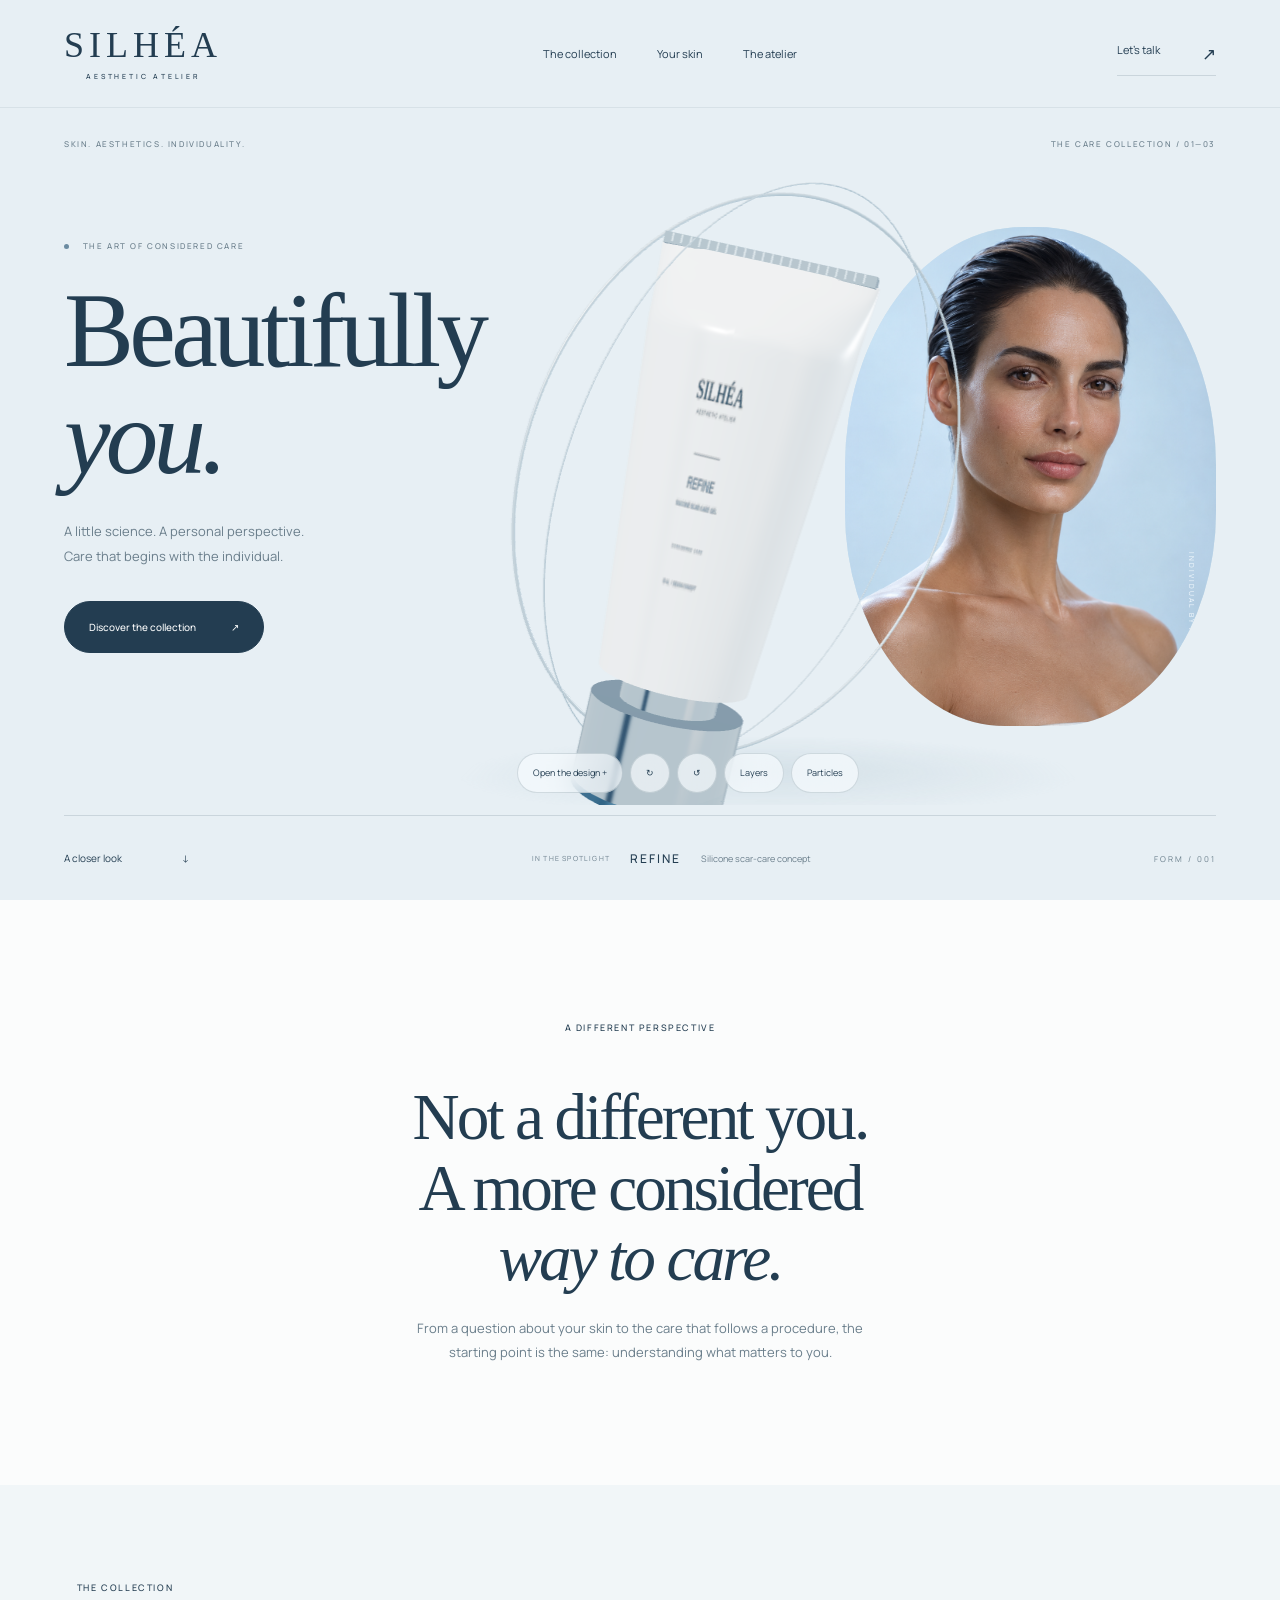
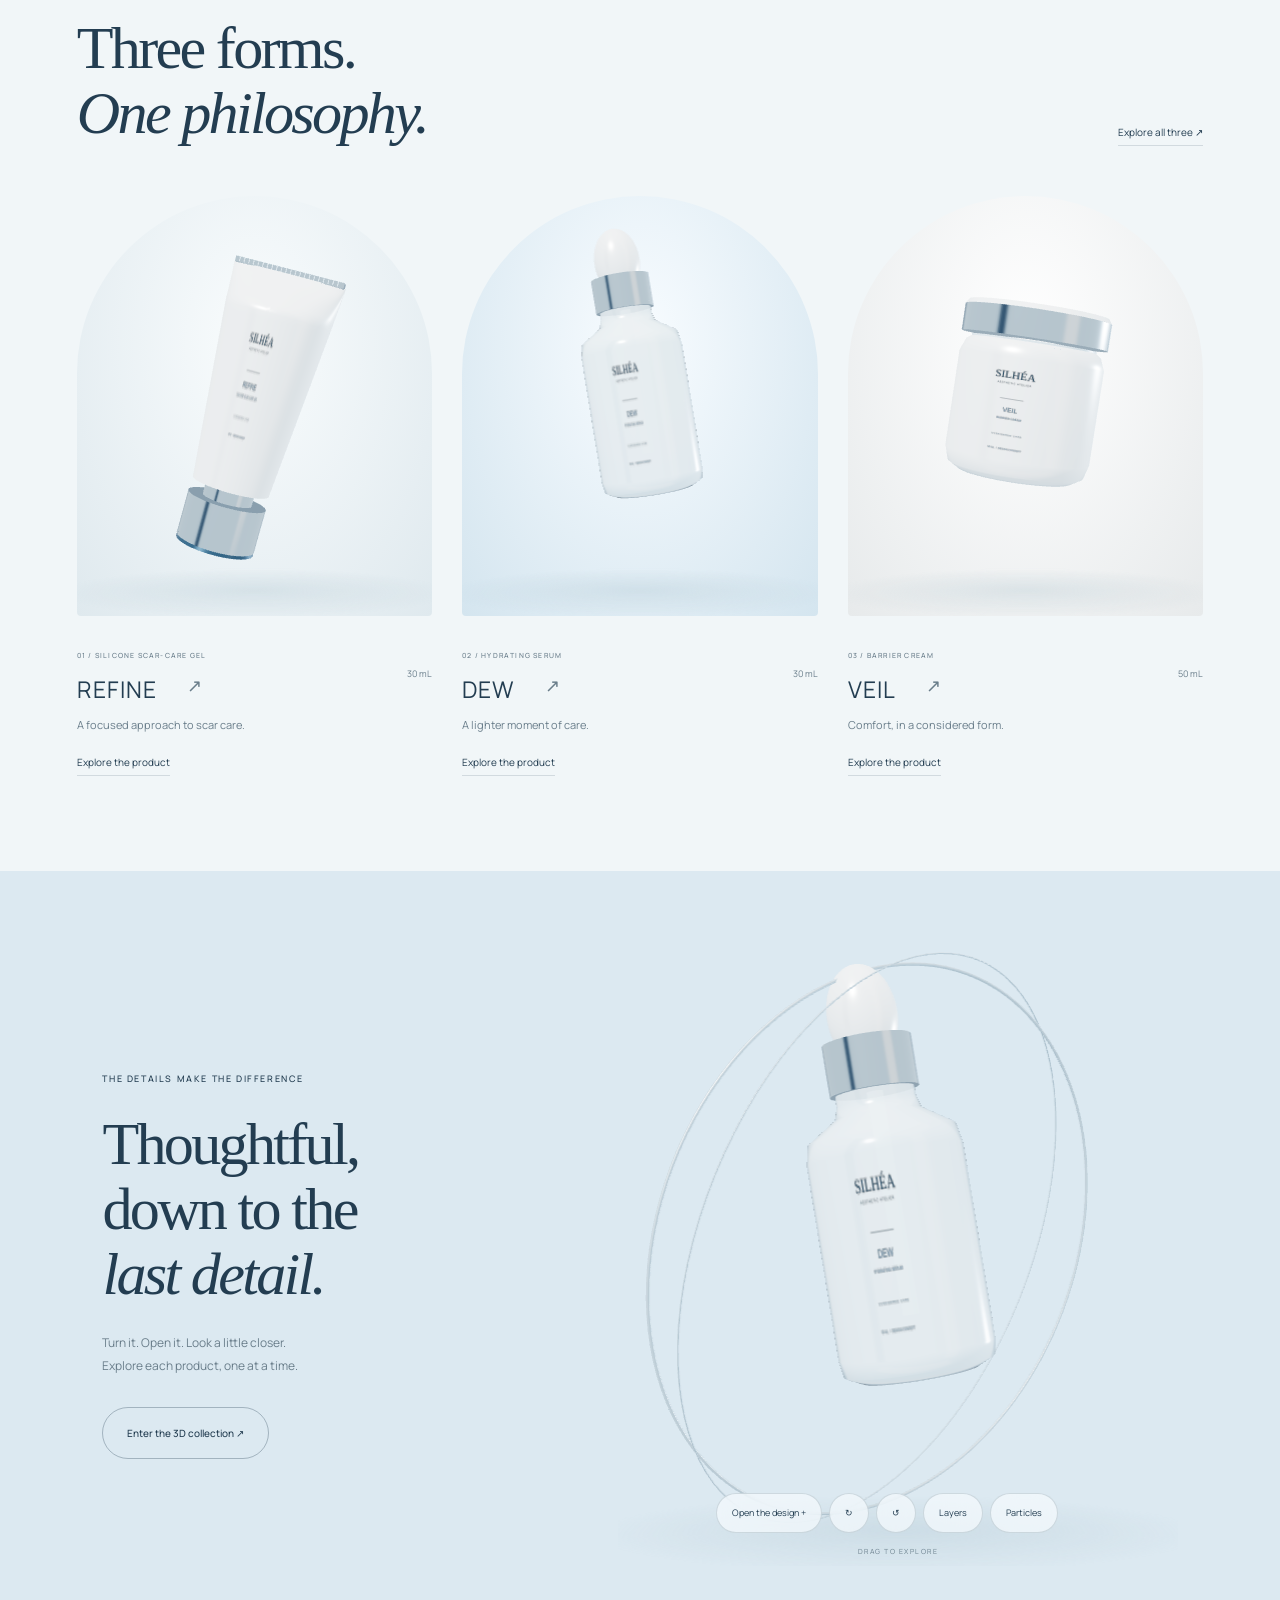
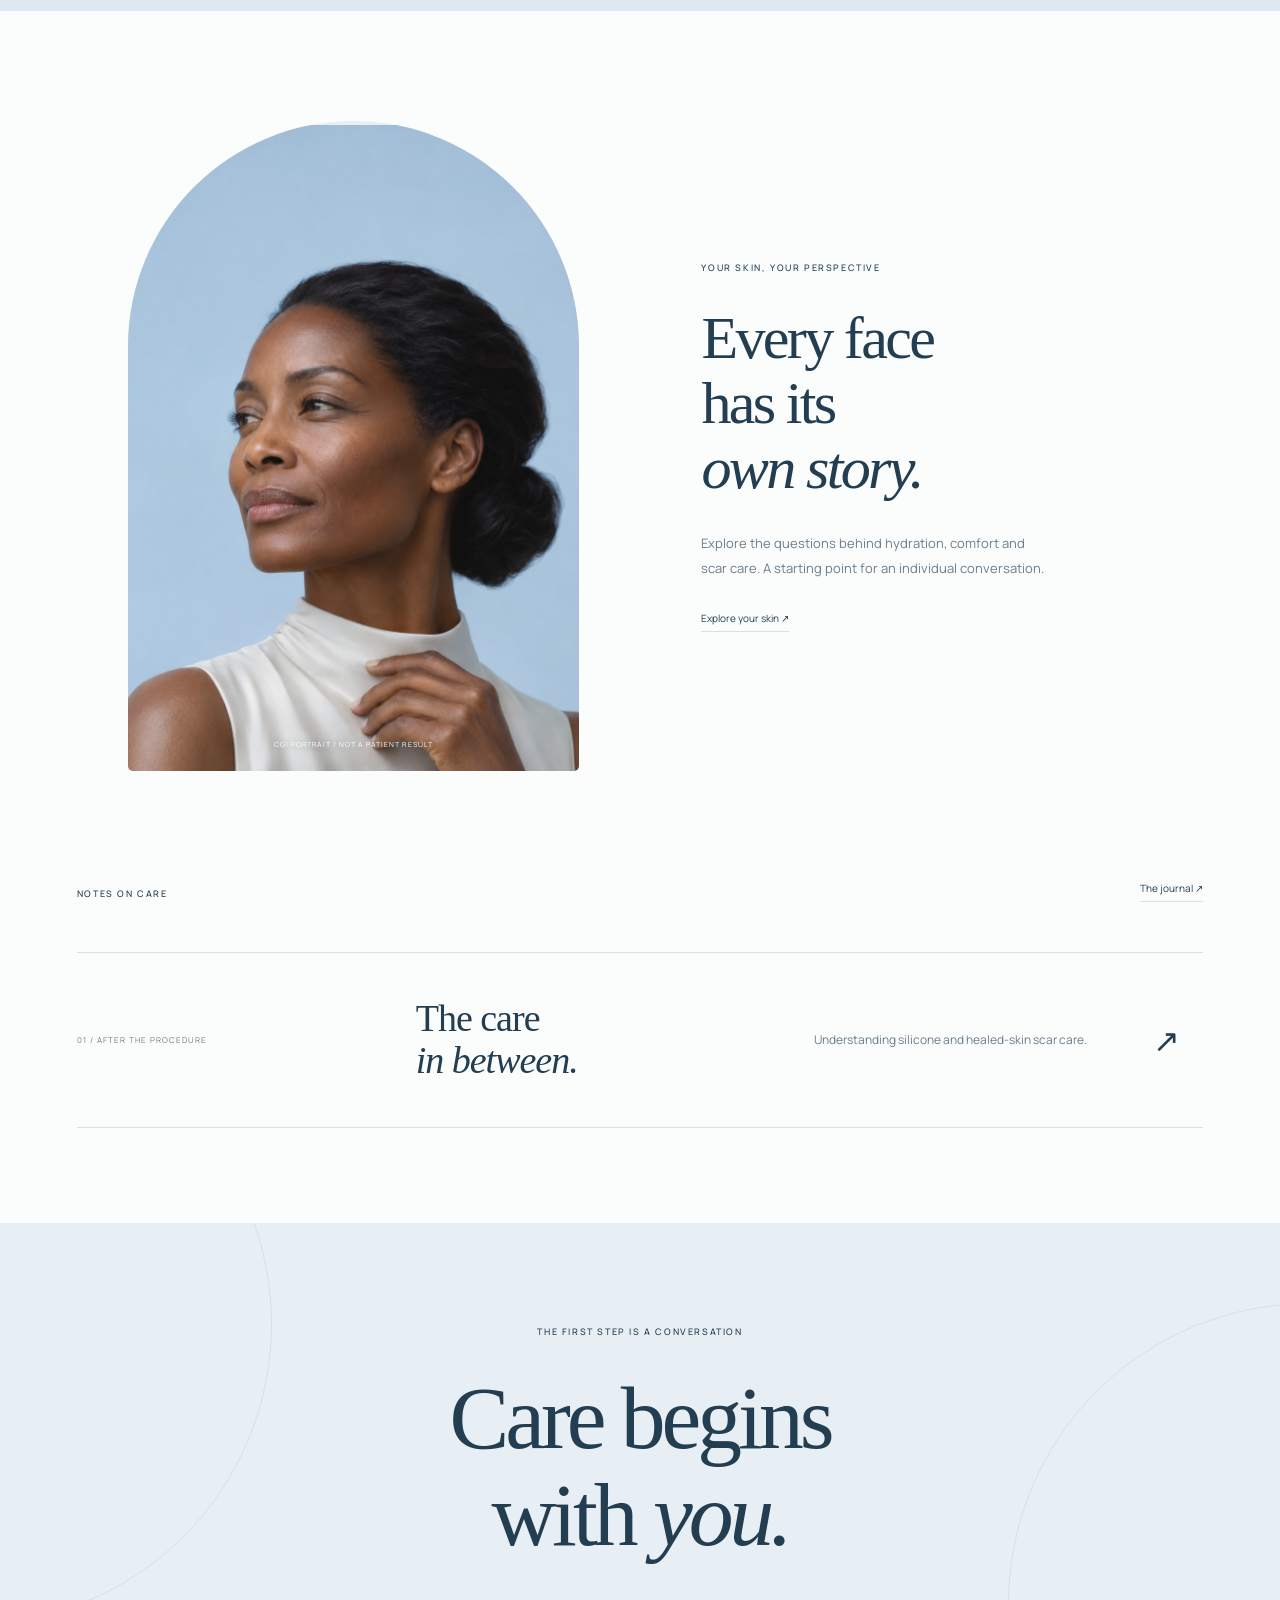
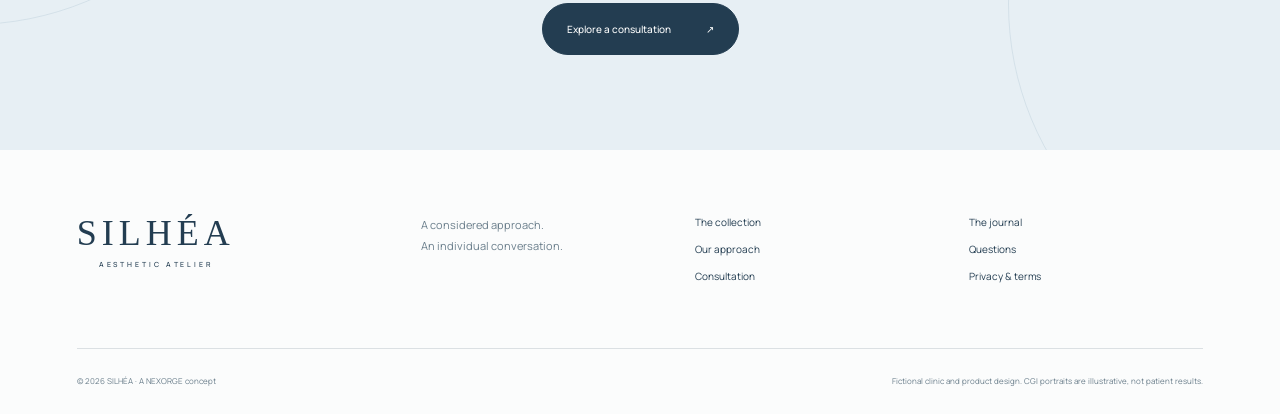
<file: index.html>
<!doctype html><html lang="en"><head><meta charset="utf-8"><meta name="viewport" content="width=device-width,initial-scale=1"><meta name="theme-color" content="#e7eff4"><meta name="description" content="SILHÉA — a considered aesthetic atelier and interactive skincare design concept by NEXORGE."><title>Care, beautifully considered — SILHÉA</title><link rel="icon" href="assets/favicon.svg"><link rel="stylesheet" href="style.css"><script defer src="assets/three.min.js"></script><script defer src="products.js"></script><script defer src="app.js"></script></head><body><a class="skip" href="#main">Skip to content</a><header><a class="wordmark" href="index.html">SILHÉA<span>AESTHETIC ATELIER</span></a><nav aria-label="Main navigation"><a href="collection.html">The collection</a><a href="skin.html">Your skin</a><a href="atelier.html">The atelier</a></nav><a class="header-cta" href="consultation.html">Let’s talk <span>↗</span></a><button class="menu-toggle" aria-expanded="false" aria-label="Toggle menu">Menu +</button></header><main id="main"><section class="hero"><div class="hero-line"><span>SKIN. AESTHETICS. INDIVIDUALITY.</span><span>THE CARE COLLECTION / 01—03</span></div><div class="hero-copy"><p class="eyebrow"><i></i> THE ART OF CONSIDERED CARE</p><h1>Beautifully<br><em>you.</em></h1><p>A little science. A personal perspective.<br>Care that begins with the individual.</p><a class="button dark" href="collection.html">Discover the collection <span>↗</span></a></div><div class="hero-portrait portrait-depth"><img src="assets/portrait-01.png" alt="CGI editorial portrait of a woman with natural skin texture"><span>INDIVIDUAL BY NATURE</span></div><div class="product-scene hero-product" data-product="refine"><div class="render-fallback">SILHÉA<br><small>REFINE</small></div><div class="scene-controls"><button data-action="open" aria-pressed="false">Open the design +</button><button data-action="rotate" aria-pressed="false" aria-label="Rotate product">↻</button><button data-action="reset" aria-label="Reset product view">↺</button></div><span class="drag-label">DRAG TO EXPLORE</span></div><div class="hero-foot"><a href="#collection">A closer look <span>↓</span></a><div><span class="tiny-label">IN THE SPOTLIGHT</span><strong>REFINE</strong><span>Silicone scar-care concept</span></div><span class="edition">FORM / 001</span></div></section><section class="intro-section reveal"><p class="eyebrow">A DIFFERENT PERSPECTIVE</p><h2>Not a different you.<br>A more considered<br><em>way to care.</em></h2><p>From a question about your skin to the care that follows a procedure, the starting point is the same: understanding what matters to you.</p></section><section id="collection" class="section collection-section"><div class="section-heading"><div><p class="eyebrow">THE COLLECTION</p><h2>Three forms.<br><em>One philosophy.</em></h2></div><a class="subtle-link" href="collection.html">Explore all three ↗</a></div><div class="product-grid"><article class="product-card reveal"><div class="product-scene card-scene" data-product="refine"><div class="render-fallback">SILHÉA<br><small>REFINE</small></div></div><div class="card-title"><div><span class="eyebrow">01 / SILICONE SCAR-CARE GEL</span><h3><a href="refine.html">REFINE<span>↗</span></a></h3></div><span class="volume">30 mL</span></div><p>A focused approach to scar care.</p><a class="subtle-link" href="refine.html">Explore the product</a></article><article class="product-card reveal"><div class="product-scene card-scene" data-product="dew"><div class="render-fallback">SILHÉA<br><small>DEW</small></div></div><div class="card-title"><div><span class="eyebrow">02 / HYDRATING SERUM</span><h3><a href="dew.html">DEW<span>↗</span></a></h3></div><span class="volume">30 mL</span></div><p>A lighter moment of care.</p><a class="subtle-link" href="dew.html">Explore the product</a></article><article class="product-card reveal"><div class="product-scene card-scene" data-product="veil"><div class="render-fallback">SILHÉA<br><small>VEIL</small></div></div><div class="card-title"><div><span class="eyebrow">03 / BARRIER CREAM</span><h3><a href="veil.html">VEIL<span>↗</span></a></h3></div><span class="volume">50 mL</span></div><p>Comfort, in a considered form.</p><a class="subtle-link" href="veil.html">Explore the product</a></article></div></section><section class="immersive-strip"><div class="strip-copy"><p class="eyebrow">THE DETAILS MAKE THE DIFFERENCE</p><h2>Thoughtful,<br>down to the<br><em>last detail.</em></h2><p>Turn it. Open it. Look a little closer.<br>Explore each product, one at a time.</p><a class="button outline" href="collection.html#product-viewer">Enter the 3D collection ↗</a></div><div class="product-scene strip-scene" data-product="dew"><div class="render-fallback">SILHÉA<br><small>DEW</small></div><div class="scene-controls"><button data-action="open" aria-pressed="false">Open the design +</button><button data-action="rotate" aria-pressed="false" aria-label="Rotate product">↻</button><button data-action="reset" aria-label="Reset product view">↺</button></div><span class="drag-label">DRAG TO EXPLORE</span></div></section><section class="skin-story"><div class="portrait-depth"><img src="assets/portrait-02.png" alt="CGI beauty portrait of an adult woman with natural skin texture" loading="lazy"><span class="image-caption">CGI PORTRAIT / NOT A PATIENT RESULT</span></div><div><p class="eyebrow">YOUR SKIN, YOUR PERSPECTIVE</p><h2>Every face<br>has its<br><em>own story.</em></h2><p>Explore the questions behind hydration, comfort and scar care. A starting point for an individual conversation.</p><a class="subtle-link" href="skin.html">Explore your skin ↗</a></div></section><section class="section editorial"><div class="section-heading"><p class="eyebrow">NOTES ON CARE</p><a class="subtle-link" href="journal.html">The journal ↗</a></div><a class="journal-feature" href="scar-care.html"><span>01 / AFTER THE PROCEDURE</span><h3>The care<br><em>in between.</em></h3><p>Understanding silicone and healed-skin scar care.</p><b>↗</b></a></section><section class="closing reveal"><span class="eyebrow">THE FIRST STEP IS A CONVERSATION</span><h2>Care begins<br>with <em>you.</em></h2><a class="button dark" href="consultation.html">Explore a consultation <span>↗</span></a></section></main><footer><div class="footer-main"><a class="wordmark" href="index.html">SILHÉA<span>AESTHETIC ATELIER</span></a><p>A considered approach.<br>An individual conversation.</p><div><a href="collection.html">The collection</a><a href="approach.html">Our approach</a><a href="consultation.html">Consultation</a></div><div><a href="journal.html">The journal</a><a href="faq.html">Questions</a><a href="privacy.html">Privacy & terms</a></div></div><div class="footer-base"><span>© 2026 SILHÉA · A NEXORGE concept</span><p>Fictional clinic and product design. CGI portraits are illustrative, not patient results.</p></div></footer><div class="toast" role="status" aria-live="polite"></div></body></html>
</file>
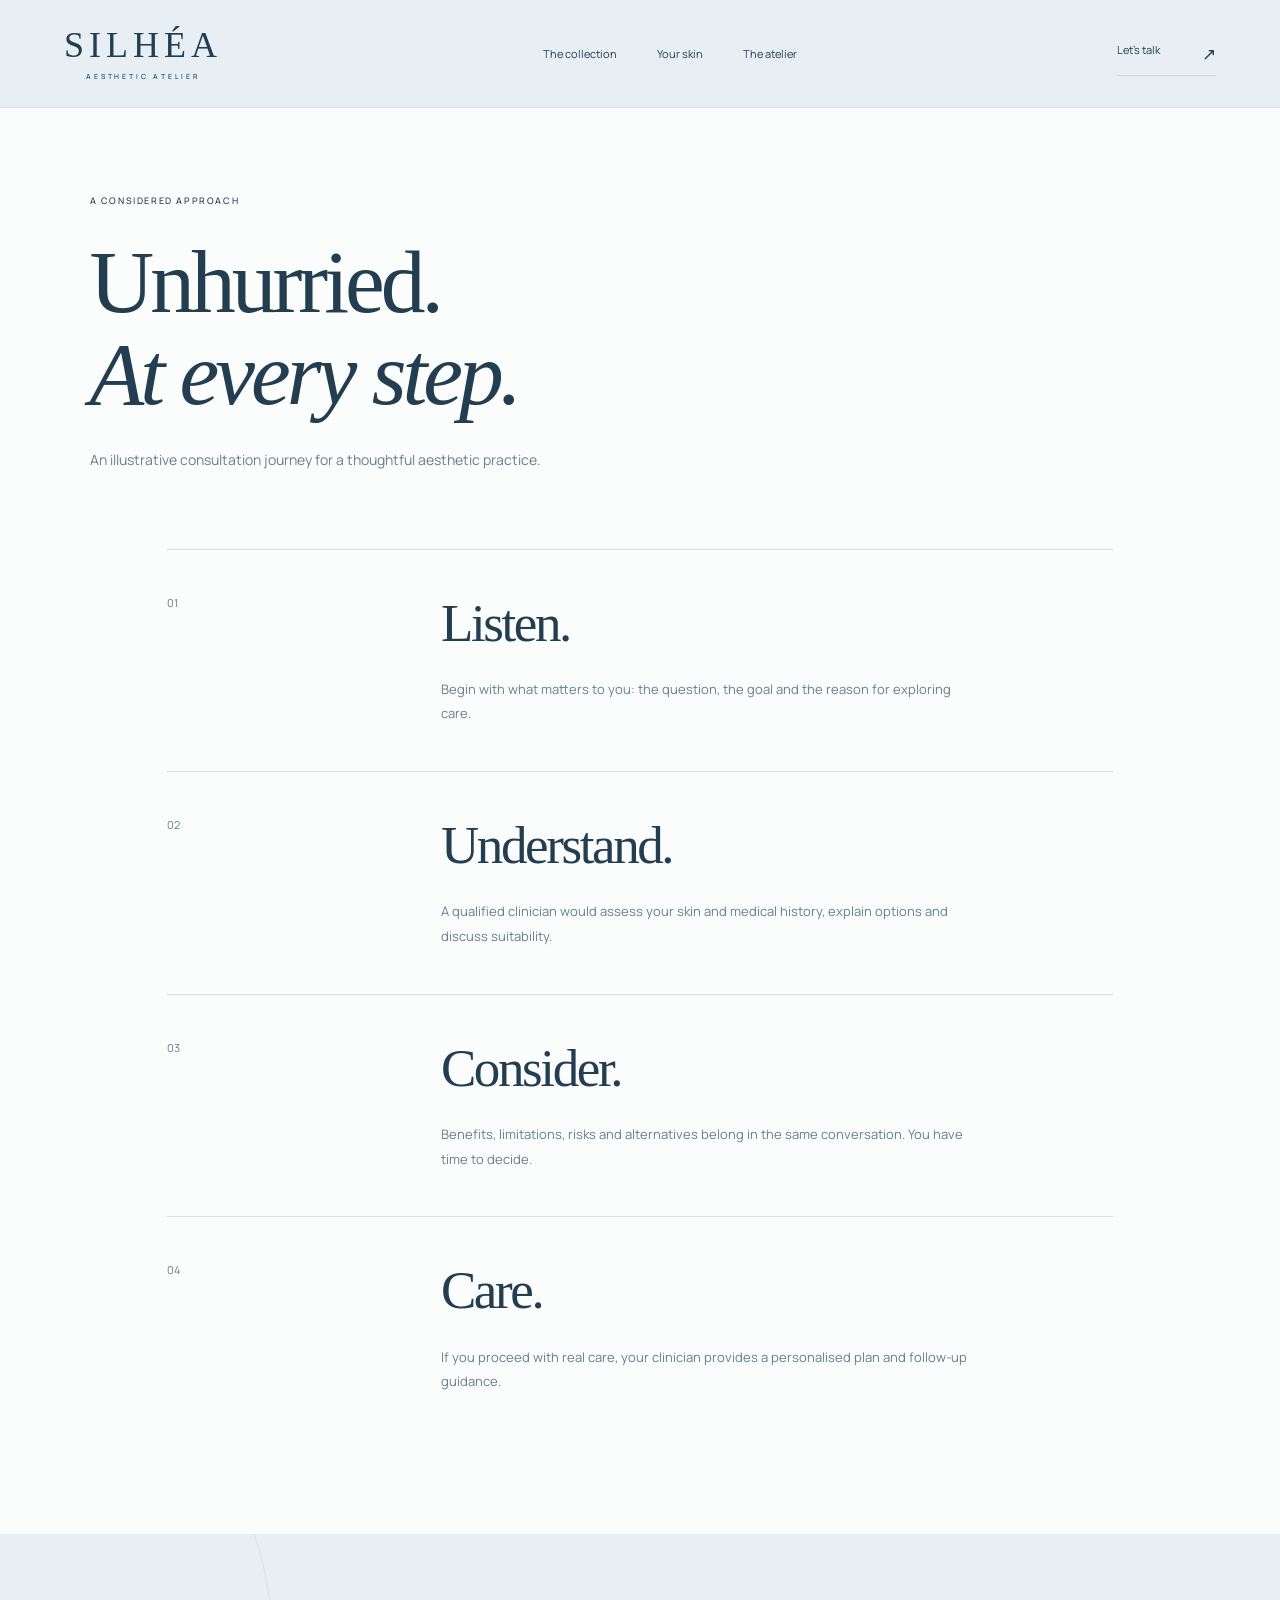
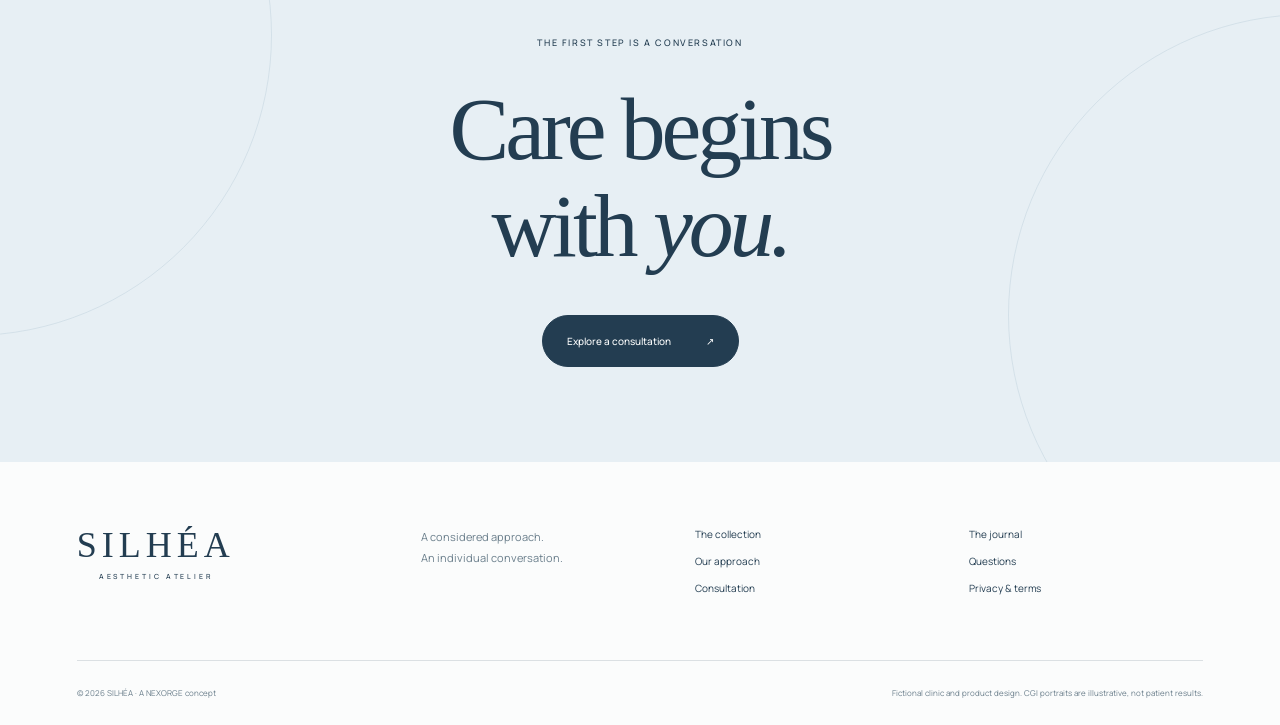
<file: approach.html>
<!doctype html><html lang="en"><head><meta charset="utf-8"><meta name="viewport" content="width=device-width,initial-scale=1"><meta name="theme-color" content="#e7eff4"><meta name="description" content="SILHÉA — a considered aesthetic atelier and interactive skincare design concept by NEXORGE."><title>Our approach — SILHÉA</title><link rel="icon" href="assets/favicon.svg"><link rel="stylesheet" href="style.css"><script defer src="assets/three.min.js"></script><script defer src="products.js"></script><script defer src="app.js"></script></head><body><a class="skip" href="#main">Skip to content</a><header><a class="wordmark" href="index.html">SILHÉA<span>AESTHETIC ATELIER</span></a><nav aria-label="Main navigation"><a href="collection.html">The collection</a><a href="skin.html">Your skin</a><a href="atelier.html">The atelier</a></nav><a class="header-cta" href="consultation.html">Let’s talk <span>↗</span></a><button class="menu-toggle" aria-expanded="false" aria-label="Toggle menu">Menu +</button></header><main id="main"><section class="page-intro"><p class="eyebrow">A CONSIDERED APPROACH</p><h1>Unhurried.<br><em>At every step.</em></h1><p class="intro-copy">An illustrative consultation journey for a thoughtful aesthetic practice.</p></section><section class="section journey"><article class="reveal"><span>01</span><div><h2>Listen.</h2><p>Begin with what matters to you: the question, the goal and the reason for exploring care.</p></div></article><article class="reveal"><span>02</span><div><h2>Understand.</h2><p>A qualified clinician would assess your skin and medical history, explain options and discuss suitability.</p></div></article><article class="reveal"><span>03</span><div><h2>Consider.</h2><p>Benefits, limitations, risks and alternatives belong in the same conversation. You have time to decide.</p></div></article><article class="reveal"><span>04</span><div><h2>Care.</h2><p>If you proceed with real care, your clinician provides a personalised plan and follow-up guidance.</p></div></article></section><section class="closing reveal"><span class="eyebrow">THE FIRST STEP IS A CONVERSATION</span><h2>Care begins<br>with <em>you.</em></h2><a class="button dark" href="consultation.html">Explore a consultation <span>↗</span></a></section></main><footer><div class="footer-main"><a class="wordmark" href="index.html">SILHÉA<span>AESTHETIC ATELIER</span></a><p>A considered approach.<br>An individual conversation.</p><div><a href="collection.html">The collection</a><a href="approach.html">Our approach</a><a href="consultation.html">Consultation</a></div><div><a href="journal.html">The journal</a><a href="faq.html">Questions</a><a href="privacy.html">Privacy & terms</a></div></div><div class="footer-base"><span>© 2026 SILHÉA · A NEXORGE concept</span><p>Fictional clinic and product design. CGI portraits are illustrative, not patient results.</p></div></footer><div class="toast" role="status" aria-live="polite"></div></body></html>
</file>
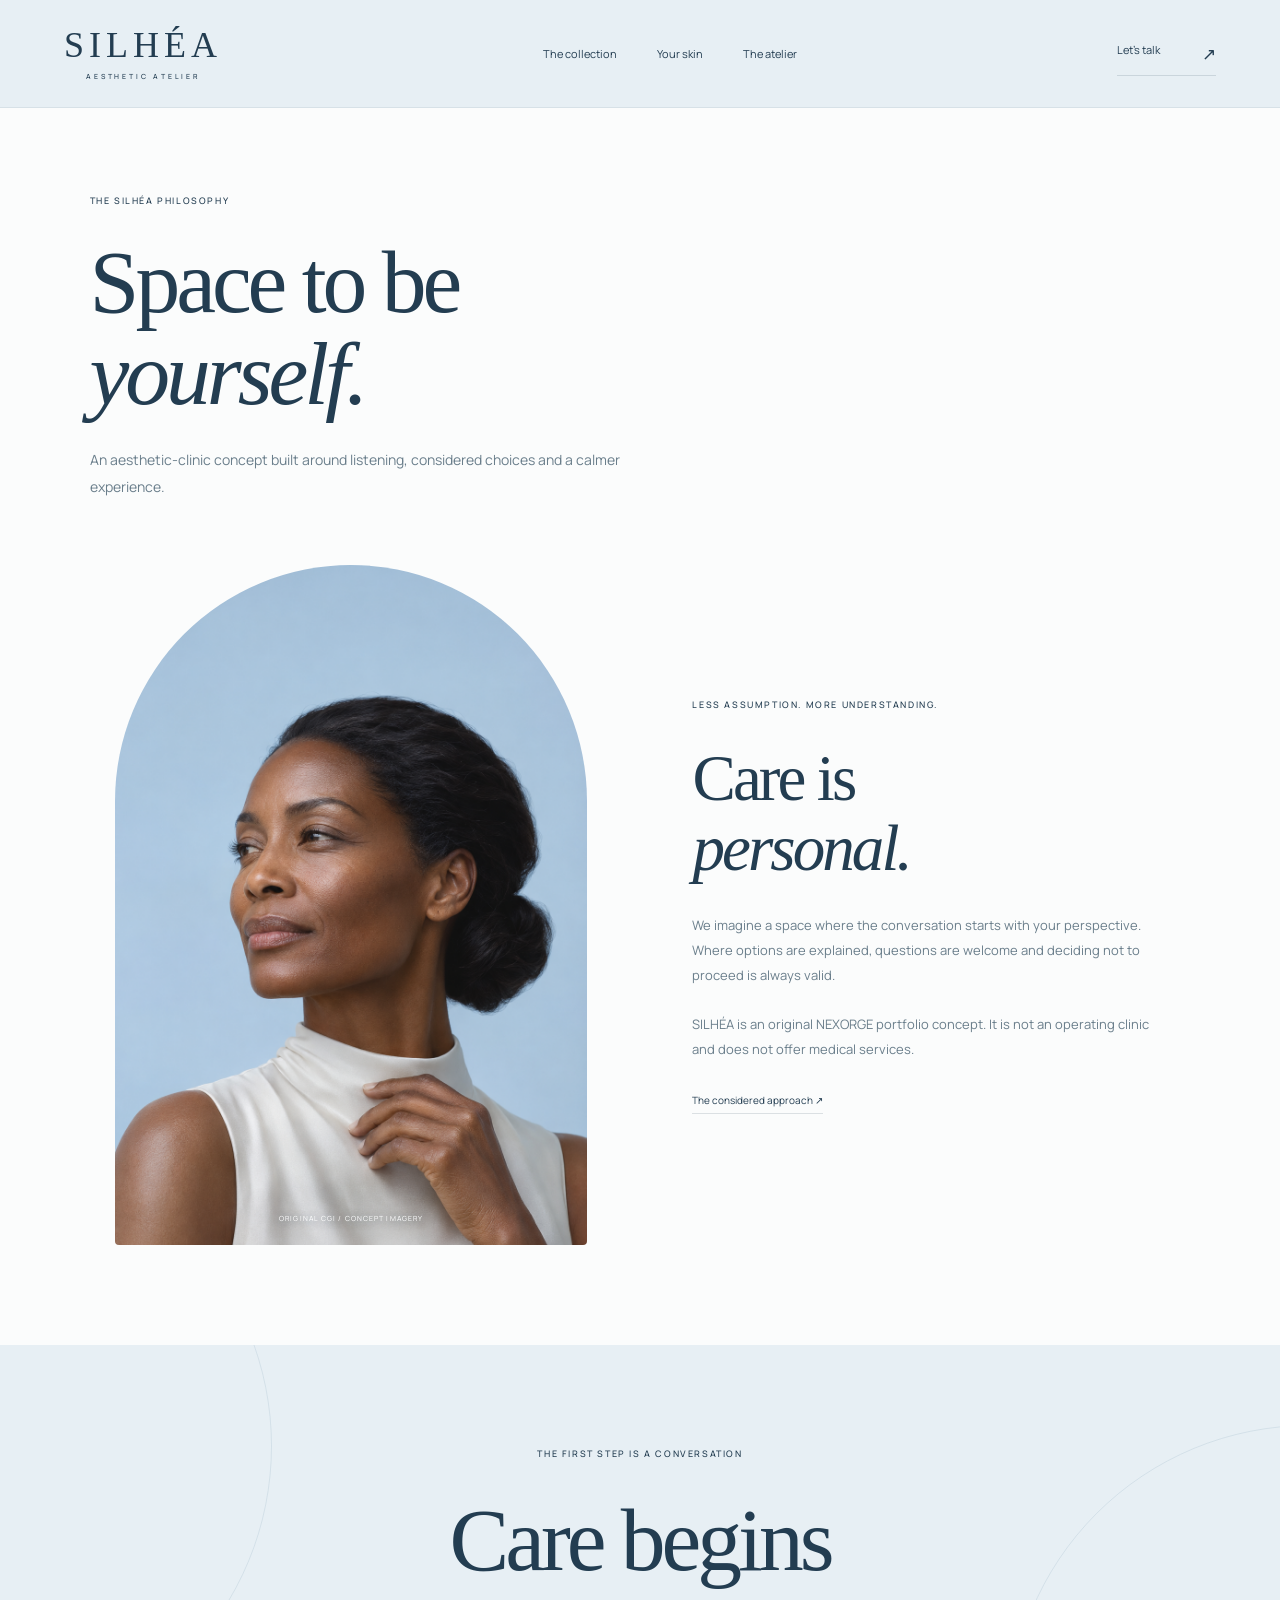
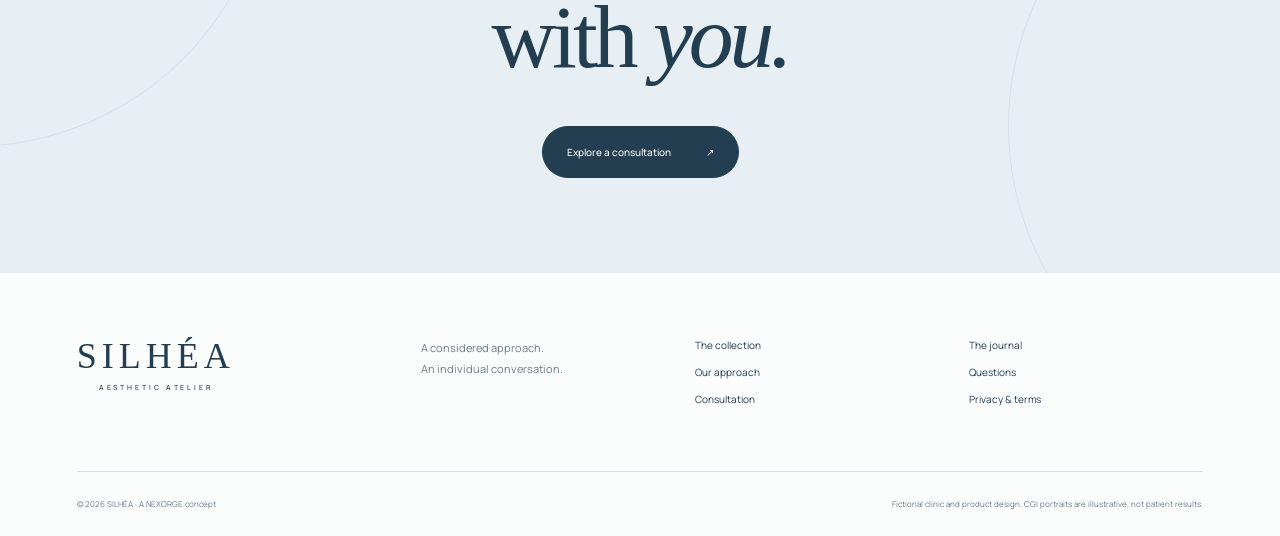
<file: atelier.html>
<!doctype html><html lang="en"><head><meta charset="utf-8"><meta name="viewport" content="width=device-width,initial-scale=1"><meta name="theme-color" content="#e7eff4"><meta name="description" content="SILHÉA — a considered aesthetic atelier and interactive skincare design concept by NEXORGE."><title>The atelier — SILHÉA</title><link rel="icon" href="assets/favicon.svg"><link rel="stylesheet" href="style.css"><script defer src="assets/three.min.js"></script><script defer src="products.js"></script><script defer src="app.js"></script></head><body><a class="skip" href="#main">Skip to content</a><header><a class="wordmark" href="index.html">SILHÉA<span>AESTHETIC ATELIER</span></a><nav aria-label="Main navigation"><a href="collection.html">The collection</a><a href="skin.html">Your skin</a><a href="atelier.html">The atelier</a></nav><a class="header-cta" href="consultation.html">Let’s talk <span>↗</span></a><button class="menu-toggle" aria-expanded="false" aria-label="Toggle menu">Menu +</button></header><main id="main"><section class="page-intro"><p class="eyebrow">THE SILHÉA PHILOSOPHY</p><h1>Space to be<br><em>yourself.</em></h1><p class="intro-copy">An aesthetic-clinic concept built around listening, considered choices and a calmer experience.</p></section><section class="atelier-story"><div class="portrait-depth"><img src="assets/portrait-02.png" alt="CGI editorial portrait illustrating individual beauty"><span class="image-caption">ORIGINAL CGI / CONCEPT IMAGERY</span></div><div><p class="eyebrow">LESS ASSUMPTION. MORE UNDERSTANDING.</p><h2>Care is<br><em>personal.</em></h2><p>We imagine a space where the conversation starts with your perspective. Where options are explained, questions are welcome and deciding not to proceed is always valid.</p><p>SILHÉA is an original NEXORGE portfolio concept. It is not an operating clinic and does not offer medical services.</p><a class="subtle-link" href="approach.html">The considered approach ↗</a></div></section><section class="closing reveal"><span class="eyebrow">THE FIRST STEP IS A CONVERSATION</span><h2>Care begins<br>with <em>you.</em></h2><a class="button dark" href="consultation.html">Explore a consultation <span>↗</span></a></section></main><footer><div class="footer-main"><a class="wordmark" href="index.html">SILHÉA<span>AESTHETIC ATELIER</span></a><p>A considered approach.<br>An individual conversation.</p><div><a href="collection.html">The collection</a><a href="approach.html">Our approach</a><a href="consultation.html">Consultation</a></div><div><a href="journal.html">The journal</a><a href="faq.html">Questions</a><a href="privacy.html">Privacy & terms</a></div></div><div class="footer-base"><span>© 2026 SILHÉA · A NEXORGE concept</span><p>Fictional clinic and product design. CGI portraits are illustrative, not patient results.</p></div></footer><div class="toast" role="status" aria-live="polite"></div></body></html>
</file>
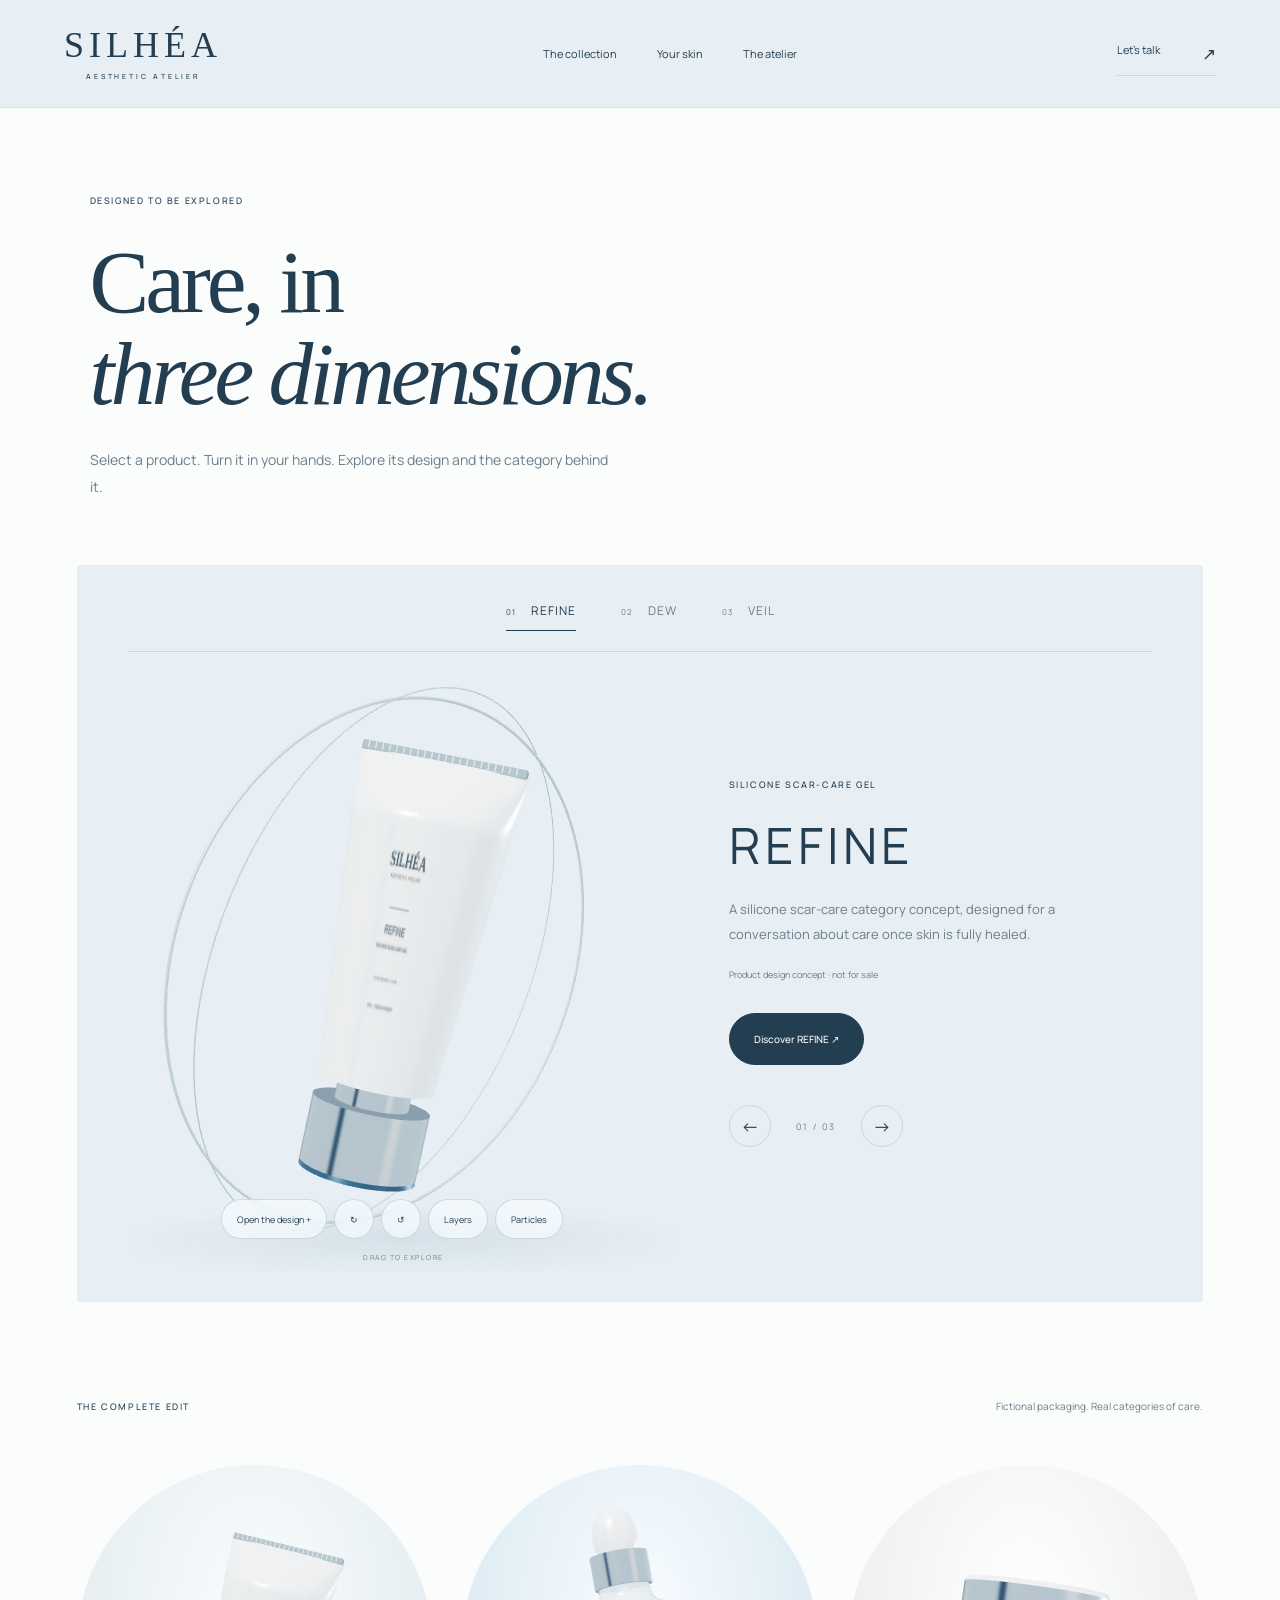
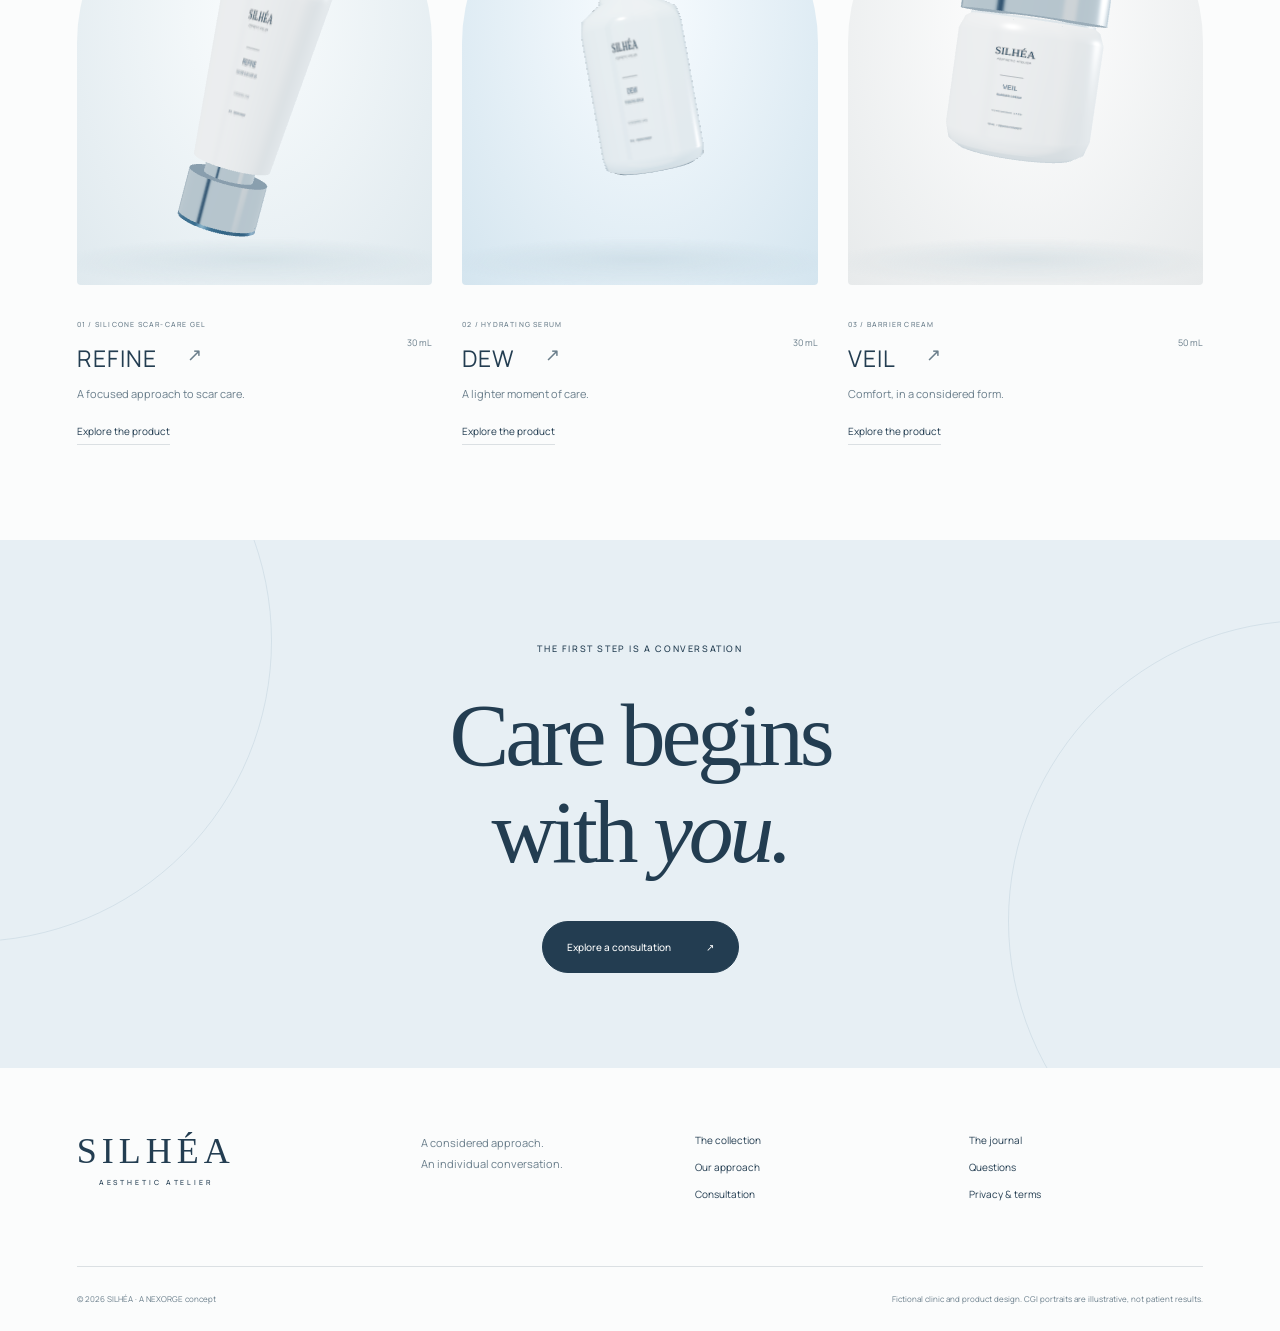
<file: collection.html>
<!doctype html><html lang="en"><head><meta charset="utf-8"><meta name="viewport" content="width=device-width,initial-scale=1"><meta name="theme-color" content="#e7eff4"><meta name="description" content="SILHÉA — a considered aesthetic atelier and interactive skincare design concept by NEXORGE."><title>The collection — SILHÉA</title><link rel="icon" href="assets/favicon.svg"><link rel="stylesheet" href="style.css"><script defer src="assets/three.min.js"></script><script defer src="products.js"></script><script defer src="app.js"></script></head><body><a class="skip" href="#main">Skip to content</a><header><a class="wordmark" href="index.html">SILHÉA<span>AESTHETIC ATELIER</span></a><nav aria-label="Main navigation"><a href="collection.html">The collection</a><a href="skin.html">Your skin</a><a href="atelier.html">The atelier</a></nav><a class="header-cta" href="consultation.html">Let’s talk <span>↗</span></a><button class="menu-toggle" aria-expanded="false" aria-label="Toggle menu">Menu +</button></header><main id="main"><section class="page-intro"><p class="eyebrow">DESIGNED TO BE EXPLORED</p><h1>Care, in<br><em>three dimensions.</em></h1><p class="intro-copy">Select a product. Turn it in your hands. Explore its design and the category behind it.</p></section><section class="collection-viewer" id="product-viewer"><div class="viewer-tabs" aria-label="Choose a product"><button data-select="refine" class="active" aria-pressed="true"><span>01</span>REFINE</button><button data-select="dew" class="" aria-pressed="false"><span>02</span>DEW</button><button data-select="veil" class="" aria-pressed="false"><span>03</span>VEIL</button></div><div class="viewer-body"><div class="product-scene main-viewer" data-product="refine"><div class="render-fallback">SILHÉA<br><small>REFINE</small></div><div class="scene-controls"><button data-action="open" aria-pressed="false">Open the design +</button><button data-action="rotate" aria-pressed="false" aria-label="Rotate product">↻</button><button data-action="reset" aria-label="Reset product view">↺</button></div><span class="drag-label">DRAG TO EXPLORE</span></div><div class="viewer-info"><p class="eyebrow" id="viewer-category">SILICONE SCAR-CARE GEL</p><h2 id="viewer-name">REFINE</h2><p id="viewer-description">A silicone scar-care category concept, designed for a conversation about care once skin is fully healed.</p><p class="design-tag">Product design concept · not for sale</p><a class="button dark" id="viewer-link" href="refine.html">Discover REFINE ↗</a><div class="viewer-nav"><button id="previous-product" aria-label="Previous product">←</button><span id="viewer-index">01 / 03</span><button id="next-product" aria-label="Next product">→</button></div></div></div></section><section class="section"><div class="section-heading"><p class="eyebrow">THE COMPLETE EDIT</p><span class="small-note">Fictional packaging. Real categories of care.</span></div><div class="product-grid"><article class="product-card reveal"><div class="product-scene card-scene" data-product="refine"><div class="render-fallback">SILHÉA<br><small>REFINE</small></div></div><div class="card-title"><div><span class="eyebrow">01 / SILICONE SCAR-CARE GEL</span><h3><a href="refine.html">REFINE<span>↗</span></a></h3></div><span class="volume">30 mL</span></div><p>A focused approach to scar care.</p><a class="subtle-link" href="refine.html">Explore the product</a></article><article class="product-card reveal"><div class="product-scene card-scene" data-product="dew"><div class="render-fallback">SILHÉA<br><small>DEW</small></div></div><div class="card-title"><div><span class="eyebrow">02 / HYDRATING SERUM</span><h3><a href="dew.html">DEW<span>↗</span></a></h3></div><span class="volume">30 mL</span></div><p>A lighter moment of care.</p><a class="subtle-link" href="dew.html">Explore the product</a></article><article class="product-card reveal"><div class="product-scene card-scene" data-product="veil"><div class="render-fallback">SILHÉA<br><small>VEIL</small></div></div><div class="card-title"><div><span class="eyebrow">03 / BARRIER CREAM</span><h3><a href="veil.html">VEIL<span>↗</span></a></h3></div><span class="volume">50 mL</span></div><p>Comfort, in a considered form.</p><a class="subtle-link" href="veil.html">Explore the product</a></article></div></section><section class="closing reveal"><span class="eyebrow">THE FIRST STEP IS A CONVERSATION</span><h2>Care begins<br>with <em>you.</em></h2><a class="button dark" href="consultation.html">Explore a consultation <span>↗</span></a></section></main><footer><div class="footer-main"><a class="wordmark" href="index.html">SILHÉA<span>AESTHETIC ATELIER</span></a><p>A considered approach.<br>An individual conversation.</p><div><a href="collection.html">The collection</a><a href="approach.html">Our approach</a><a href="consultation.html">Consultation</a></div><div><a href="journal.html">The journal</a><a href="faq.html">Questions</a><a href="privacy.html">Privacy & terms</a></div></div><div class="footer-base"><span>© 2026 SILHÉA · A NEXORGE concept</span><p>Fictional clinic and product design. CGI portraits are illustrative, not patient results.</p></div></footer><div class="toast" role="status" aria-live="polite"></div></body></html>
</file>
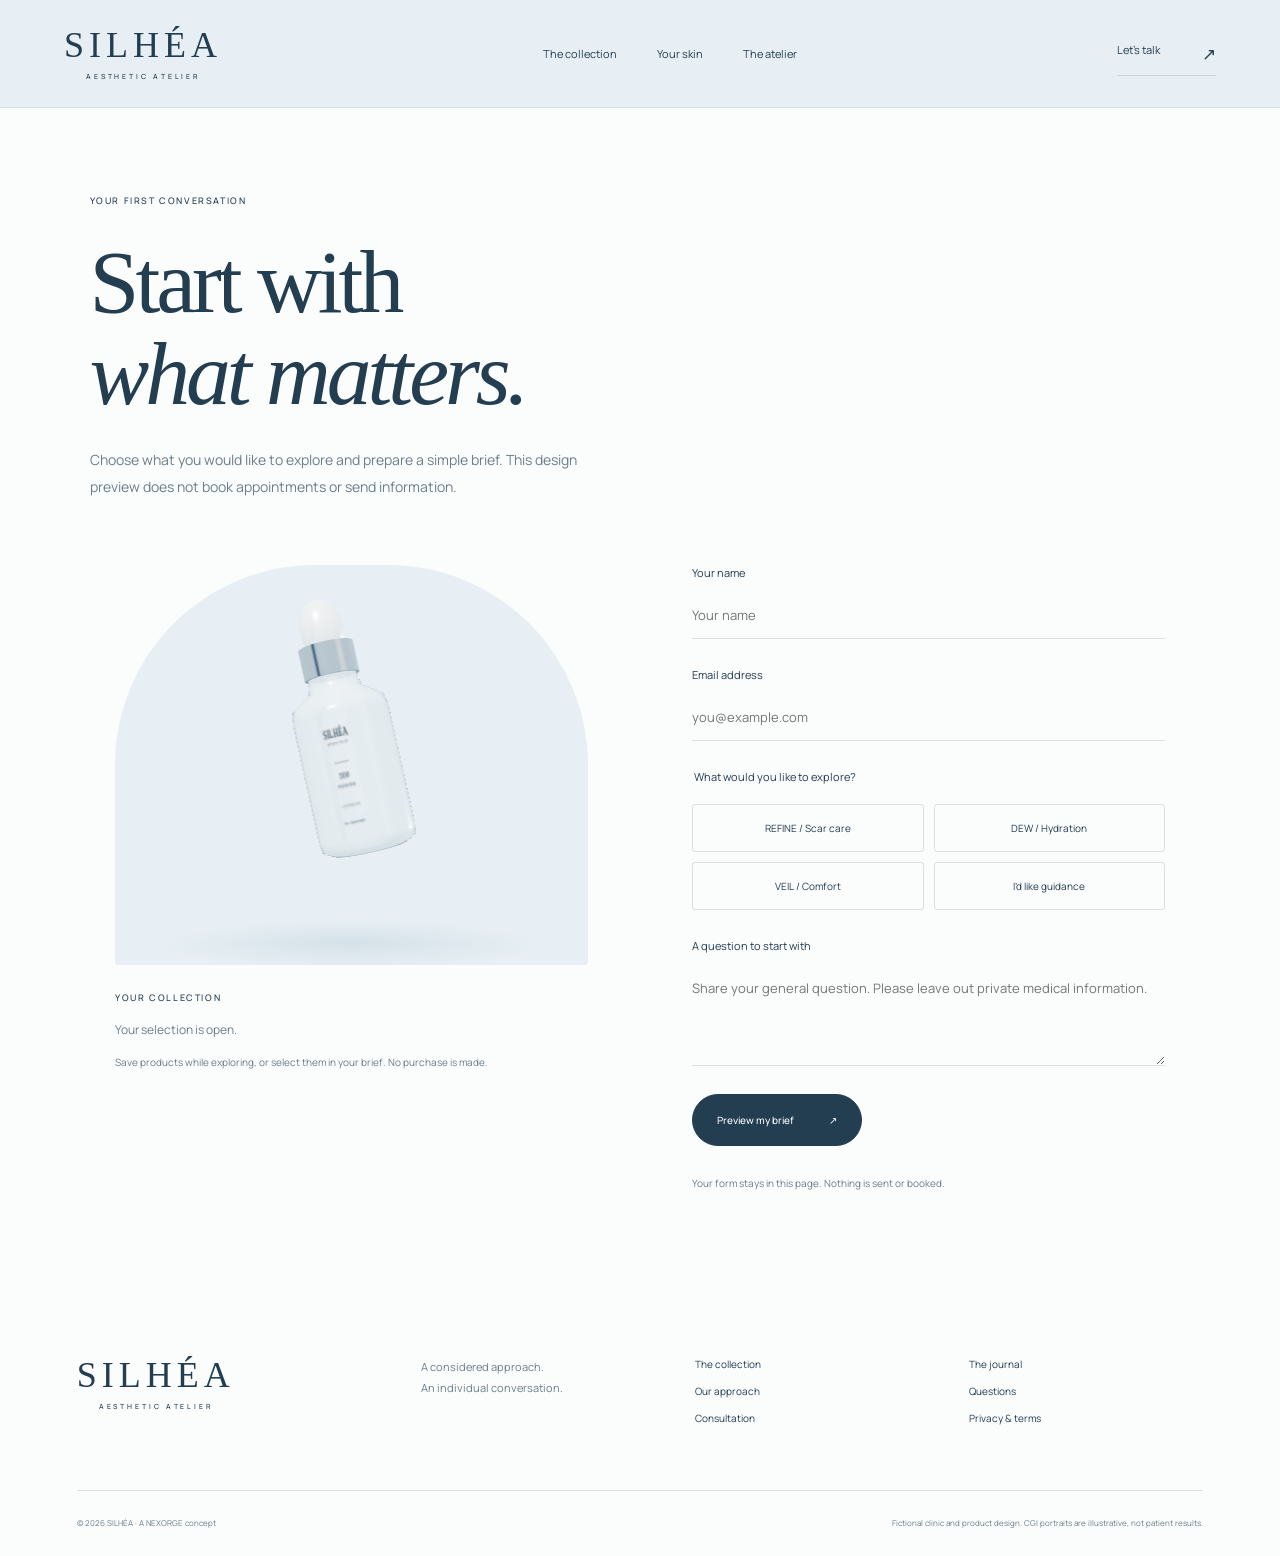
<file: consultation.html>
<!doctype html><html lang="en"><head><meta charset="utf-8"><meta name="viewport" content="width=device-width,initial-scale=1"><meta name="theme-color" content="#e7eff4"><meta name="description" content="SILHÉA — a considered aesthetic atelier and interactive skincare design concept by NEXORGE."><title>Explore a consultation — SILHÉA</title><link rel="icon" href="assets/favicon.svg"><link rel="stylesheet" href="style.css"><script defer src="assets/three.min.js"></script><script defer src="products.js"></script><script defer src="app.js"></script></head><body><a class="skip" href="#main">Skip to content</a><header><a class="wordmark" href="index.html">SILHÉA<span>AESTHETIC ATELIER</span></a><nav aria-label="Main navigation"><a href="collection.html">The collection</a><a href="skin.html">Your skin</a><a href="atelier.html">The atelier</a></nav><a class="header-cta" href="consultation.html">Let’s talk <span>↗</span></a><button class="menu-toggle" aria-expanded="false" aria-label="Toggle menu">Menu +</button></header><main id="main"><section class="page-intro"><p class="eyebrow">YOUR FIRST CONVERSATION</p><h1>Start with<br><em>what matters.</em></h1><p class="intro-copy">Choose what you would like to explore and prepare a simple brief. This design preview does not book appointments or send information.</p></section><section class="consult-layout"><aside><div class="consult-object"><div class="product-scene consult-scene" data-product="dew"><div class="render-fallback">SILHÉA<br><small>DEW</small></div></div></div><p class="eyebrow">YOUR COLLECTION</p><div id="saved-products" aria-live="polite"></div><p class="small-note">Save products while exploring, or select them in your brief. No purchase is made.</p></aside><form id="consult-form"><label>Your name<input name="name" required autocomplete="name" placeholder="Your name"></label><label>Email address<input type="email" name="email" required autocomplete="email" placeholder="you@example.com"></label><fieldset><legend>What would you like to explore?</legend><div class="choice-grid"><label><input type="checkbox" name="interest" value="REFINE — scar care"><span>REFINE / Scar care</span></label><label><input type="checkbox" name="interest" value="DEW — hydration"><span>DEW / Hydration</span></label><label><input type="checkbox" name="interest" value="VEIL — comfort"><span>VEIL / Comfort</span></label><label><input type="checkbox" name="interest" value="General consultation"><span>I’d like guidance</span></label></div></fieldset><label>A question to start with<textarea name="message" rows="4" placeholder="Share your general question. Please leave out private medical information."></textarea></label><button class="button dark" type="submit">Preview my brief <span>↗</span></button><p class="small-note">Your form stays in this page. Nothing is sent or booked.</p><section id="brief-output" hidden role="status"><h3>Your conversation starter.</h3><pre></pre><button class="subtle-link" id="download-brief" type="button">Download brief ↓</button></section></form></section></main><footer><div class="footer-main"><a class="wordmark" href="index.html">SILHÉA<span>AESTHETIC ATELIER</span></a><p>A considered approach.<br>An individual conversation.</p><div><a href="collection.html">The collection</a><a href="approach.html">Our approach</a><a href="consultation.html">Consultation</a></div><div><a href="journal.html">The journal</a><a href="faq.html">Questions</a><a href="privacy.html">Privacy & terms</a></div></div><div class="footer-base"><span>© 2026 SILHÉA · A NEXORGE concept</span><p>Fictional clinic and product design. CGI portraits are illustrative, not patient results.</p></div></footer><div class="toast" role="status" aria-live="polite"></div></body></html>
</file>
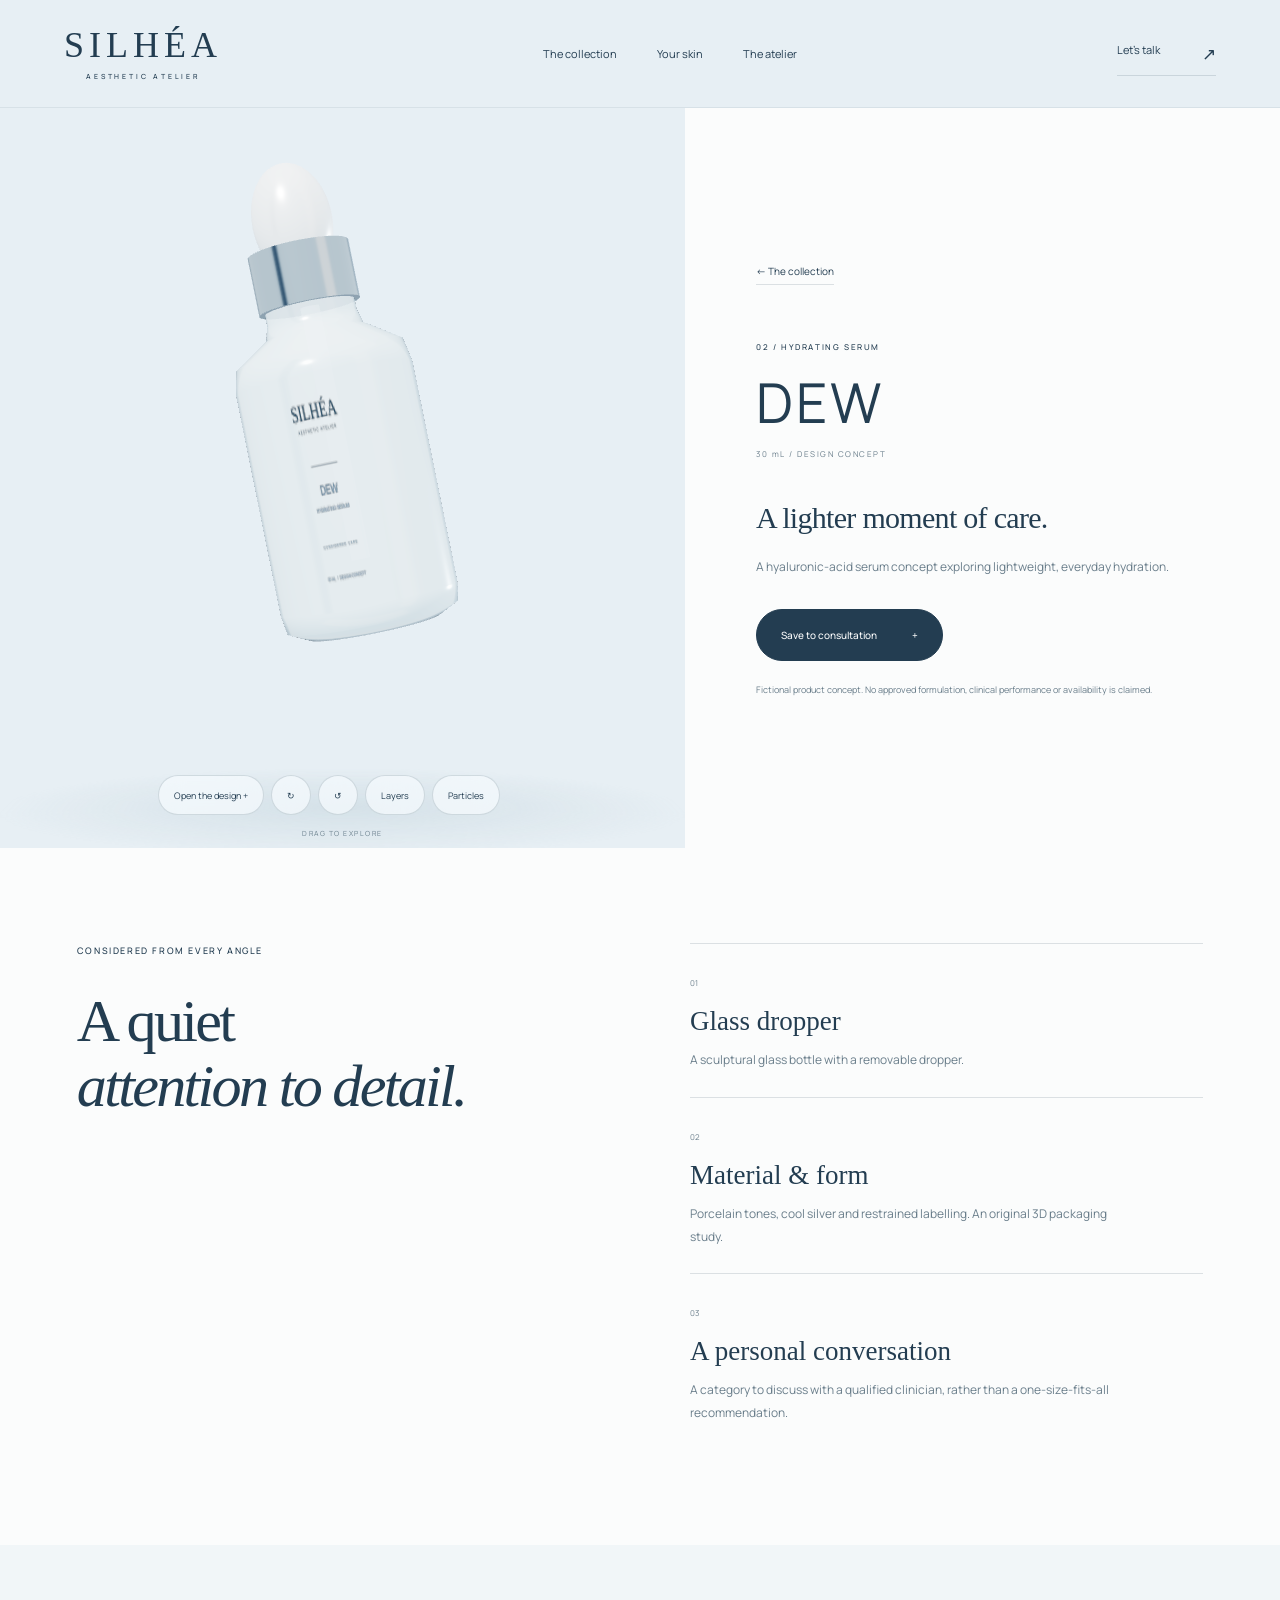
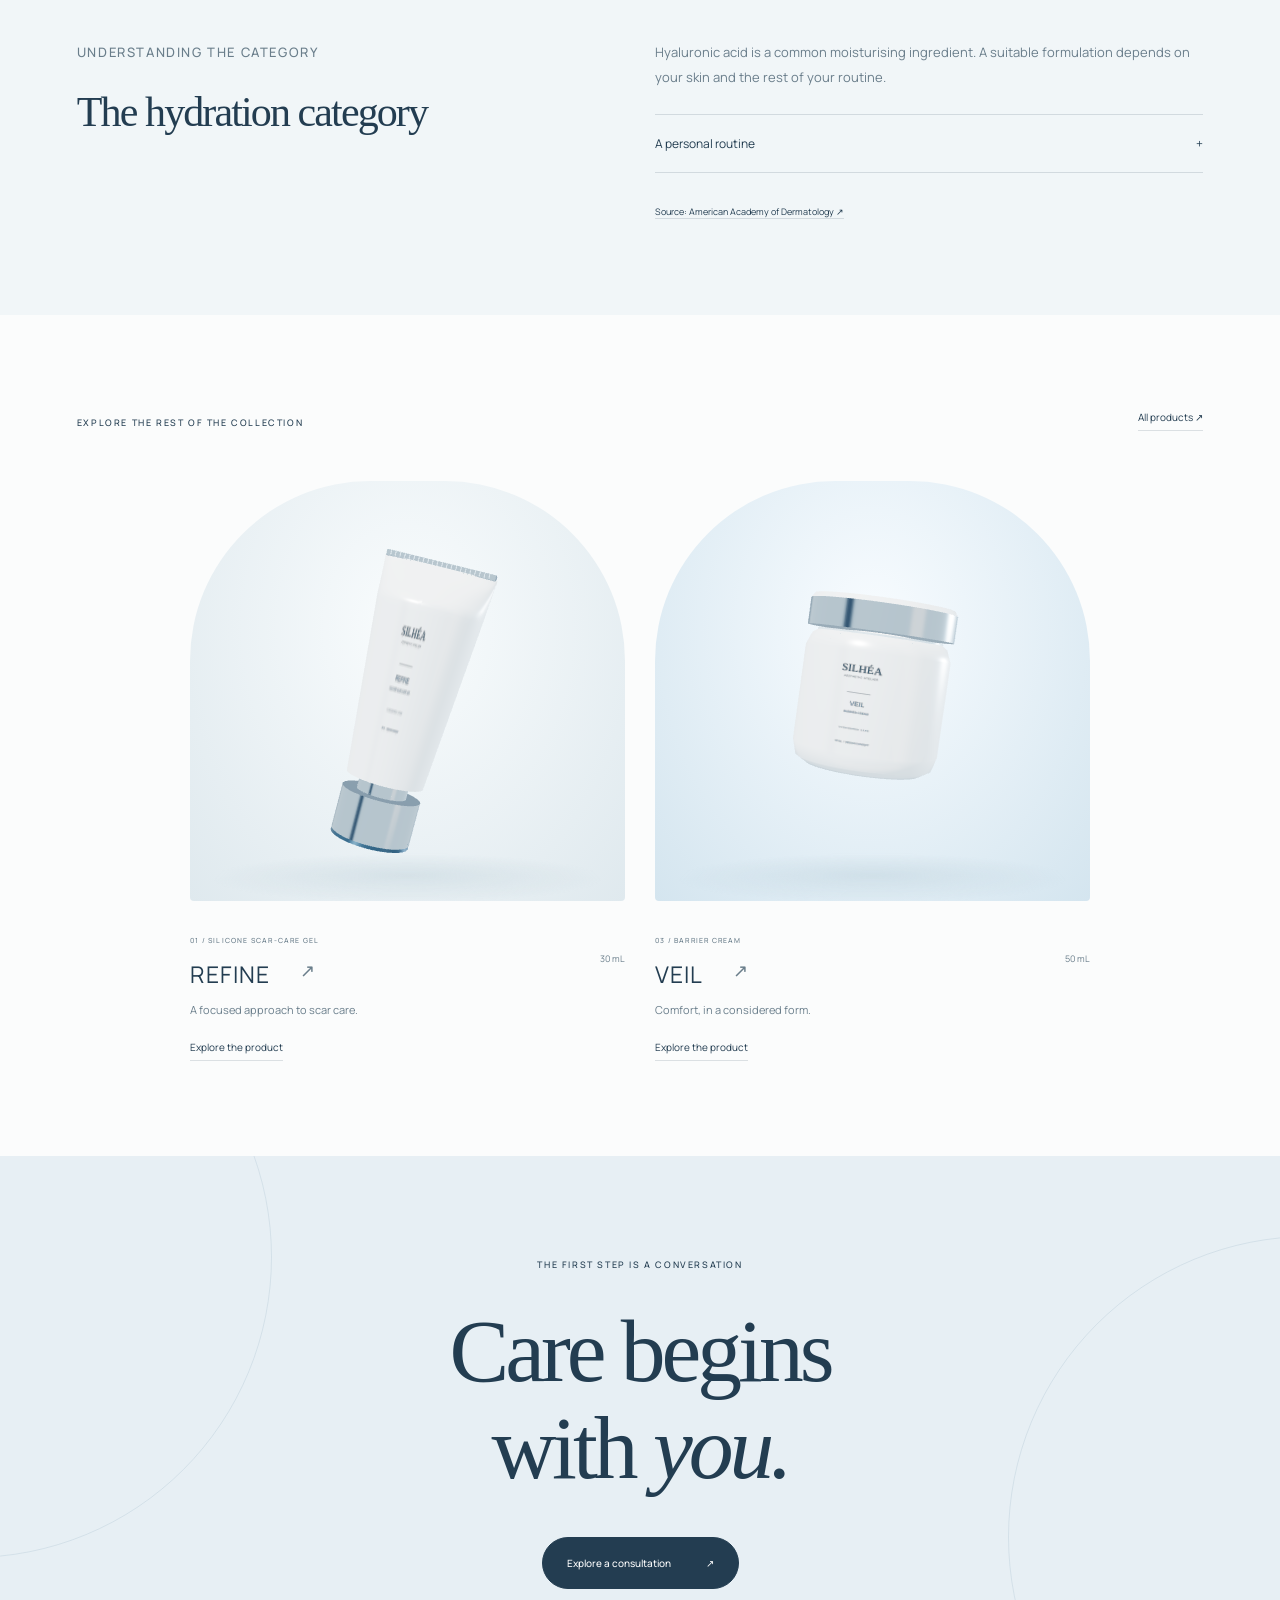
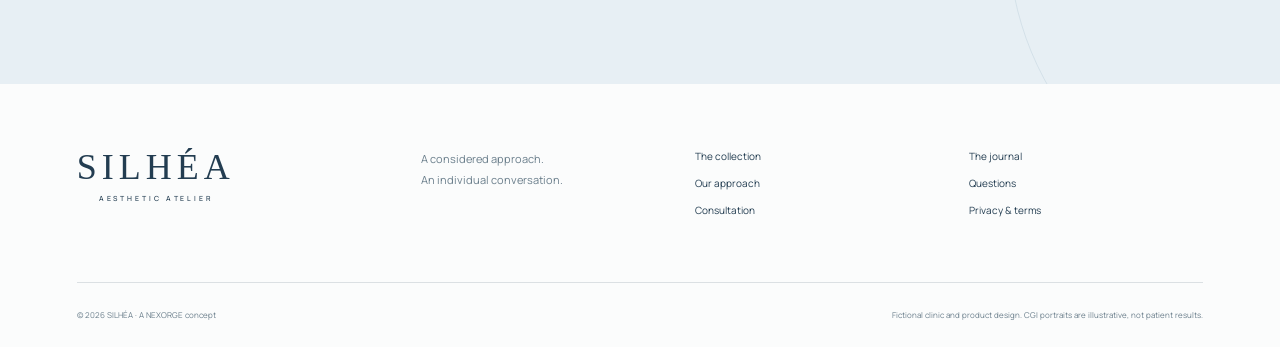
<file: dew.html>
<!doctype html><html lang="en"><head><meta charset="utf-8"><meta name="viewport" content="width=device-width,initial-scale=1"><meta name="theme-color" content="#e7eff4"><meta name="description" content="SILHÉA — a considered aesthetic atelier and interactive skincare design concept by NEXORGE."><title>DEW — Hydrating serum — SILHÉA</title><link rel="icon" href="assets/favicon.svg"><link rel="stylesheet" href="style.css"><script defer src="assets/three.min.js"></script><script defer src="products.js"></script><script defer src="app.js"></script></head><body><a class="skip" href="#main">Skip to content</a><header><a class="wordmark" href="index.html">SILHÉA<span>AESTHETIC ATELIER</span></a><nav aria-label="Main navigation"><a href="collection.html">The collection</a><a href="skin.html">Your skin</a><a href="atelier.html">The atelier</a></nav><a class="header-cta" href="consultation.html">Let’s talk <span>↗</span></a><button class="menu-toggle" aria-expanded="false" aria-label="Toggle menu">Menu +</button></header><main id="main"><section class="product-detail"><div class="detail-visual"><div class="product-scene detail-scene" data-product="dew"><div class="render-fallback">SILHÉA<br><small>DEW</small></div><div class="scene-controls"><button data-action="open" aria-pressed="false">Open the design +</button><button data-action="rotate" aria-pressed="false" aria-label="Rotate product">↻</button><button data-action="reset" aria-label="Reset product view">↺</button></div><span class="drag-label">DRAG TO EXPLORE</span></div></div><div class="detail-copy"><a class="subtle-link" href="collection.html">← The collection</a><p class="eyebrow">02 / HYDRATING SERUM</p><h1>DEW<span>30 mL / DESIGN CONCEPT</span></h1><p class="intro-copy">A lighter moment of care.</p><p>A hyaluronic-acid serum concept exploring lightweight, everyday hydration.</p><button class="button dark save-product" data-save="dew">Save to consultation <span>+</span></button><p class="small-note">Fictional product concept. No approved formulation, clinical performance or availability is claimed.</p></div></section><section class="section detail-features"><div><p class="eyebrow">CONSIDERED FROM EVERY ANGLE</p><h2>A quiet<br><em>attention to detail.</em></h2></div><div><article><span>01</span><h3>Glass dropper</h3><p>A sculptural glass bottle with a removable dropper.</p></article><article><span>02</span><h3>Material & form</h3><p>Porcelain tones, cool silver and restrained labelling. An original 3D packaging study.</p></article><article><span>03</span><h3>A personal conversation</h3><p>A category to discuss with a qualified clinician, rather than a one-size-fits-all recommendation.</p></article></div></section><section class="category-notes section"><div><p class="eyebrow">UNDERSTANDING THE CATEGORY</p><h2>The hydration category</h2></div><div><p>Hyaluronic acid is a common moisturising ingredient. A suitable formulation depends on your skin and the rest of your routine.</p><details><summary>A personal routine <span>+</span></summary><p>After an aesthetic procedure, check with your treating clinician before introducing new products.</p></details><a class="source-link" href="https://www.aad.org/public/everyday-care/skin-care-basics/dry/pick-moisturizer" target="_blank" rel="noopener">Source: American Academy of Dermatology ↗</a></div></section><section class="section"><div class="section-heading"><p class="eyebrow">EXPLORE THE REST OF THE COLLECTION</p><a class="subtle-link" href="collection.html">All products ↗</a></div><div class="product-grid two"><article class="product-card reveal"><div class="product-scene card-scene" data-product="refine"><div class="render-fallback">SILHÉA<br><small>REFINE</small></div></div><div class="card-title"><div><span class="eyebrow">01 / SILICONE SCAR-CARE GEL</span><h3><a href="refine.html">REFINE<span>↗</span></a></h3></div><span class="volume">30 mL</span></div><p>A focused approach to scar care.</p><a class="subtle-link" href="refine.html">Explore the product</a></article><article class="product-card reveal"><div class="product-scene card-scene" data-product="veil"><div class="render-fallback">SILHÉA<br><small>VEIL</small></div></div><div class="card-title"><div><span class="eyebrow">03 / BARRIER CREAM</span><h3><a href="veil.html">VEIL<span>↗</span></a></h3></div><span class="volume">50 mL</span></div><p>Comfort, in a considered form.</p><a class="subtle-link" href="veil.html">Explore the product</a></article></div></section><section class="closing reveal"><span class="eyebrow">THE FIRST STEP IS A CONVERSATION</span><h2>Care begins<br>with <em>you.</em></h2><a class="button dark" href="consultation.html">Explore a consultation <span>↗</span></a></section></main><footer><div class="footer-main"><a class="wordmark" href="index.html">SILHÉA<span>AESTHETIC ATELIER</span></a><p>A considered approach.<br>An individual conversation.</p><div><a href="collection.html">The collection</a><a href="approach.html">Our approach</a><a href="consultation.html">Consultation</a></div><div><a href="journal.html">The journal</a><a href="faq.html">Questions</a><a href="privacy.html">Privacy & terms</a></div></div><div class="footer-base"><span>© 2026 SILHÉA · A NEXORGE concept</span><p>Fictional clinic and product design. CGI portraits are illustrative, not patient results.</p></div></footer><div class="toast" role="status" aria-live="polite"></div></body></html>
</file>
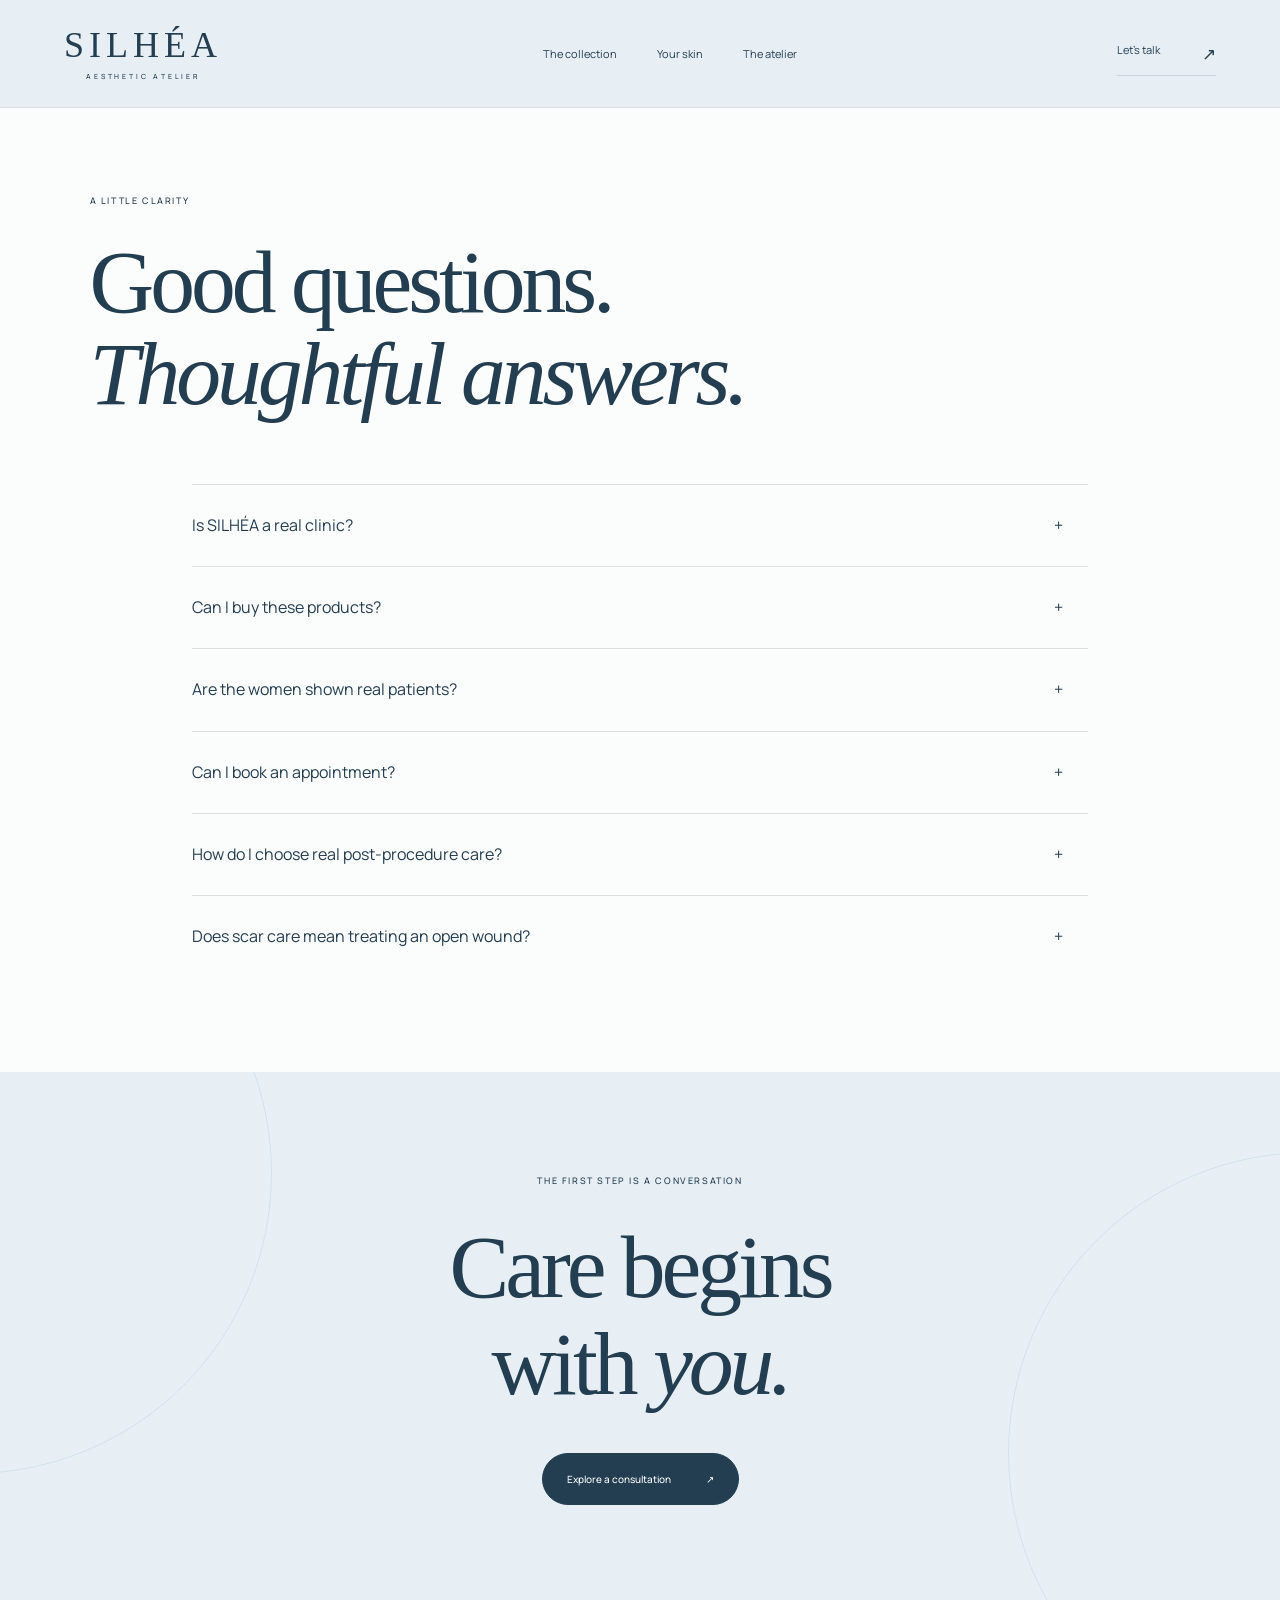
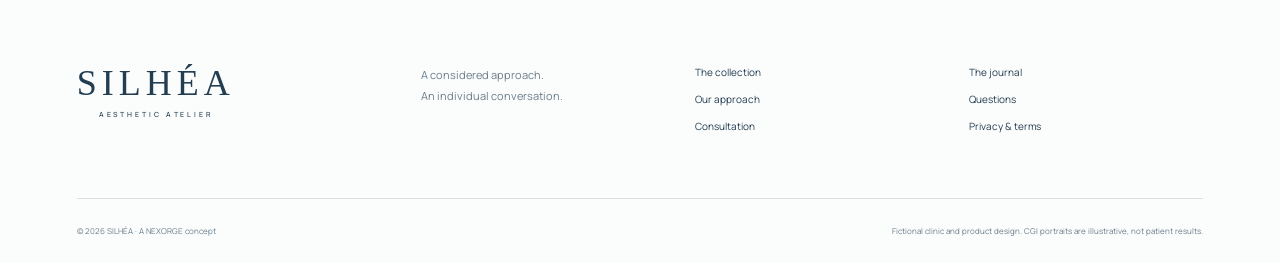
<file: faq.html>
<!doctype html><html lang="en"><head><meta charset="utf-8"><meta name="viewport" content="width=device-width,initial-scale=1"><meta name="theme-color" content="#e7eff4"><meta name="description" content="SILHÉA — a considered aesthetic atelier and interactive skincare design concept by NEXORGE."><title>Questions — SILHÉA</title><link rel="icon" href="assets/favicon.svg"><link rel="stylesheet" href="style.css"><script defer src="assets/three.min.js"></script><script defer src="products.js"></script><script defer src="app.js"></script></head><body><a class="skip" href="#main">Skip to content</a><header><a class="wordmark" href="index.html">SILHÉA<span>AESTHETIC ATELIER</span></a><nav aria-label="Main navigation"><a href="collection.html">The collection</a><a href="skin.html">Your skin</a><a href="atelier.html">The atelier</a></nav><a class="header-cta" href="consultation.html">Let’s talk <span>↗</span></a><button class="menu-toggle" aria-expanded="false" aria-label="Toggle menu">Menu +</button></header><main id="main"><section class="page-intro"><p class="eyebrow">A LITTLE CLARITY</p><h1>Good questions.<br><em>Thoughtful answers.</em></h1></section><section class="section faq-list"><details><summary>Is SILHÉA a real clinic?<span>+</span></summary><p>No. It is a fictional NEXORGE portfolio concept demonstrating an aesthetic-clinic website and product design.</p></details><details><summary>Can I buy these products?<span>+</span></summary><p>No. REFINE, DEW and VEIL are packaging concepts, not tested formulations or products for sale.</p></details><details><summary>Are the women shown real patients?<span>+</span></summary><p>No. All portraits are original AI-generated CGI imagery. They do not show treatment outcomes.</p></details><details><summary>Can I book an appointment?<span>+</span></summary><p>The consultation page prepares a local brief for demonstration. It does not submit an enquiry or book an appointment.</p></details><details><summary>How do I choose real post-procedure care?<span>+</span></summary><p>Ask the qualified clinician responsible for your treatment. Product suitability and timing depend on your skin, procedure and healing.</p></details><details><summary>Does scar care mean treating an open wound?<span>+</span></summary><p>No. Silicone scar gels and sheets are for fully healed skin. Your treating clinician should guide wound care and when scar care can begin.</p></details></section><section class="closing reveal"><span class="eyebrow">THE FIRST STEP IS A CONVERSATION</span><h2>Care begins<br>with <em>you.</em></h2><a class="button dark" href="consultation.html">Explore a consultation <span>↗</span></a></section></main><footer><div class="footer-main"><a class="wordmark" href="index.html">SILHÉA<span>AESTHETIC ATELIER</span></a><p>A considered approach.<br>An individual conversation.</p><div><a href="collection.html">The collection</a><a href="approach.html">Our approach</a><a href="consultation.html">Consultation</a></div><div><a href="journal.html">The journal</a><a href="faq.html">Questions</a><a href="privacy.html">Privacy & terms</a></div></div><div class="footer-base"><span>© 2026 SILHÉA · A NEXORGE concept</span><p>Fictional clinic and product design. CGI portraits are illustrative, not patient results.</p></div></footer><div class="toast" role="status" aria-live="polite"></div></body></html>
</file>
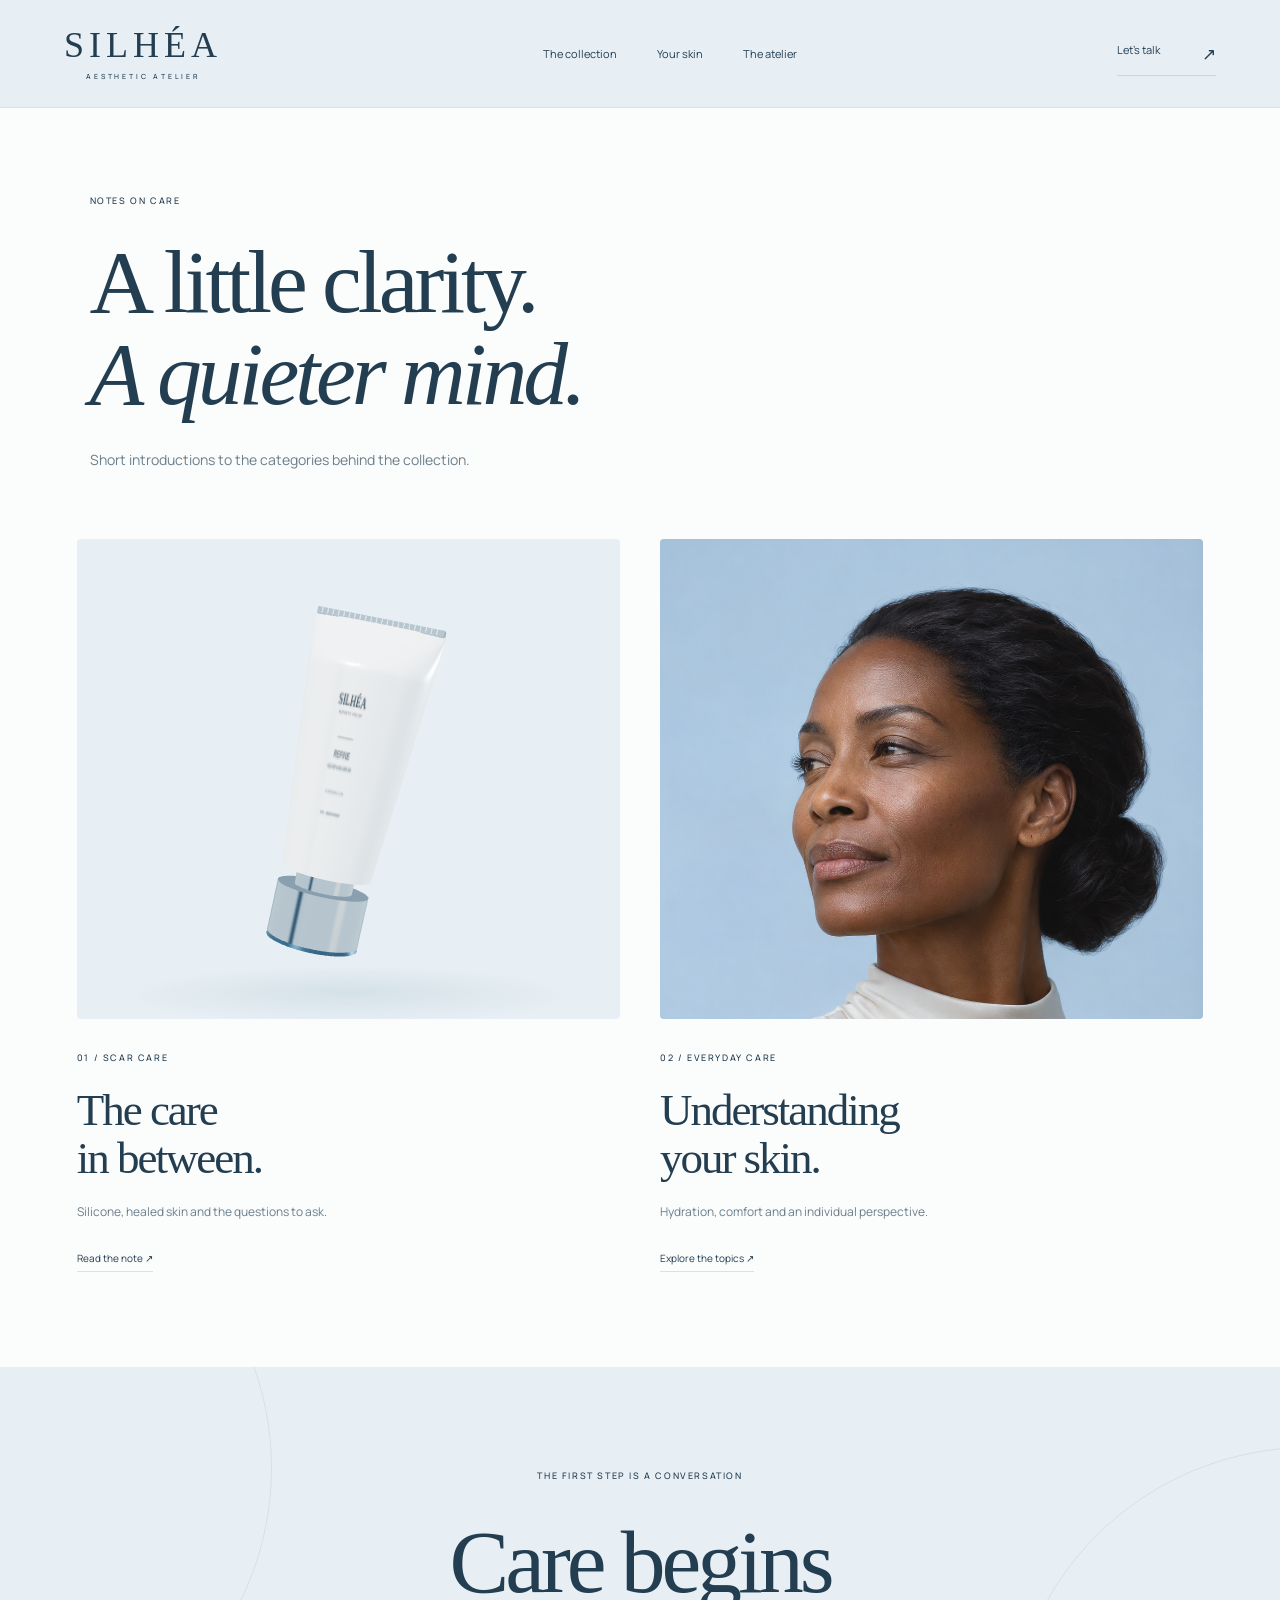
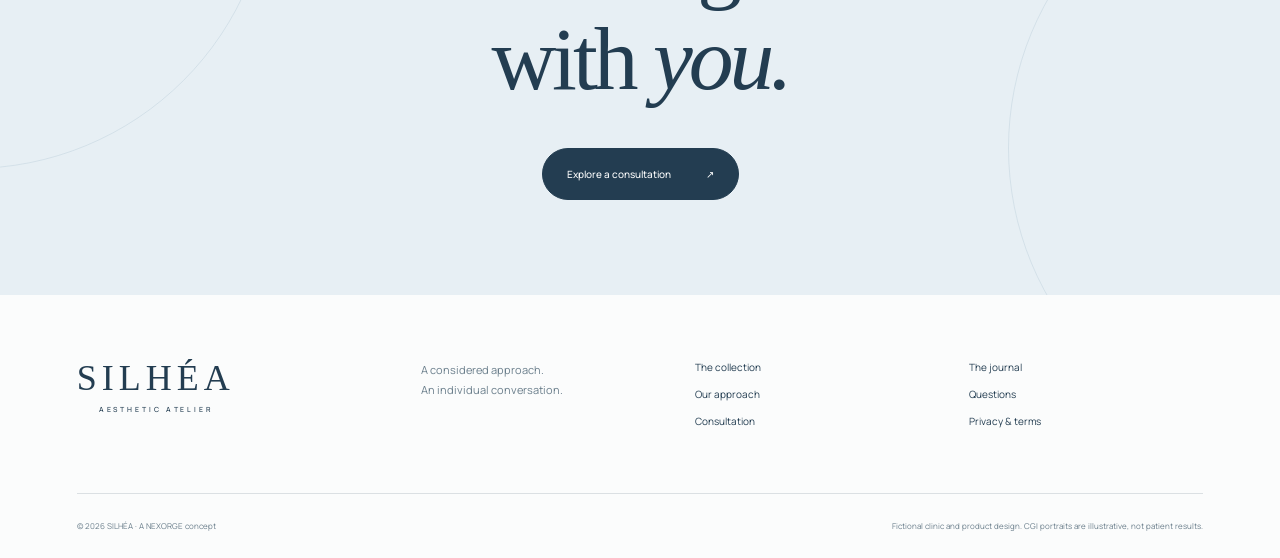
<file: journal.html>
<!doctype html><html lang="en"><head><meta charset="utf-8"><meta name="viewport" content="width=device-width,initial-scale=1"><meta name="theme-color" content="#e7eff4"><meta name="description" content="SILHÉA — a considered aesthetic atelier and interactive skincare design concept by NEXORGE."><title>The journal — SILHÉA</title><link rel="icon" href="assets/favicon.svg"><link rel="stylesheet" href="style.css"><script defer src="assets/three.min.js"></script><script defer src="products.js"></script><script defer src="app.js"></script></head><body><a class="skip" href="#main">Skip to content</a><header><a class="wordmark" href="index.html">SILHÉA<span>AESTHETIC ATELIER</span></a><nav aria-label="Main navigation"><a href="collection.html">The collection</a><a href="skin.html">Your skin</a><a href="atelier.html">The atelier</a></nav><a class="header-cta" href="consultation.html">Let’s talk <span>↗</span></a><button class="menu-toggle" aria-expanded="false" aria-label="Toggle menu">Menu +</button></header><main id="main"><section class="page-intro"><p class="eyebrow">NOTES ON CARE</p><h1>A little clarity.<br><em>A quieter mind.</em></h1><p class="intro-copy">Short introductions to the categories behind the collection.</p></section><section class="section journal-grid"><a href="scar-care.html" class="journal-tile"><div class="journal-art"><div class="product-scene journal-scene" data-product="refine"><div class="render-fallback">SILHÉA<br><small>REFINE</small></div></div></div><span class="eyebrow">01 / SCAR CARE</span><h2>The care<br>in between.</h2><p>Silicone, healed skin and the questions to ask.</p><span class="subtle-link">Read the note ↗</span></a><a href="skin.html" class="journal-tile"><div class="journal-portrait"><img src="assets/portrait-02.png" alt="CGI beauty portrait" loading="lazy"></div><span class="eyebrow">02 / EVERYDAY CARE</span><h2>Understanding<br>your skin.</h2><p>Hydration, comfort and an individual perspective.</p><span class="subtle-link">Explore the topics ↗</span></a></section><section class="closing reveal"><span class="eyebrow">THE FIRST STEP IS A CONVERSATION</span><h2>Care begins<br>with <em>you.</em></h2><a class="button dark" href="consultation.html">Explore a consultation <span>↗</span></a></section></main><footer><div class="footer-main"><a class="wordmark" href="index.html">SILHÉA<span>AESTHETIC ATELIER</span></a><p>A considered approach.<br>An individual conversation.</p><div><a href="collection.html">The collection</a><a href="approach.html">Our approach</a><a href="consultation.html">Consultation</a></div><div><a href="journal.html">The journal</a><a href="faq.html">Questions</a><a href="privacy.html">Privacy & terms</a></div></div><div class="footer-base"><span>© 2026 SILHÉA · A NEXORGE concept</span><p>Fictional clinic and product design. CGI portraits are illustrative, not patient results.</p></div></footer><div class="toast" role="status" aria-live="polite"></div></body></html>
</file>
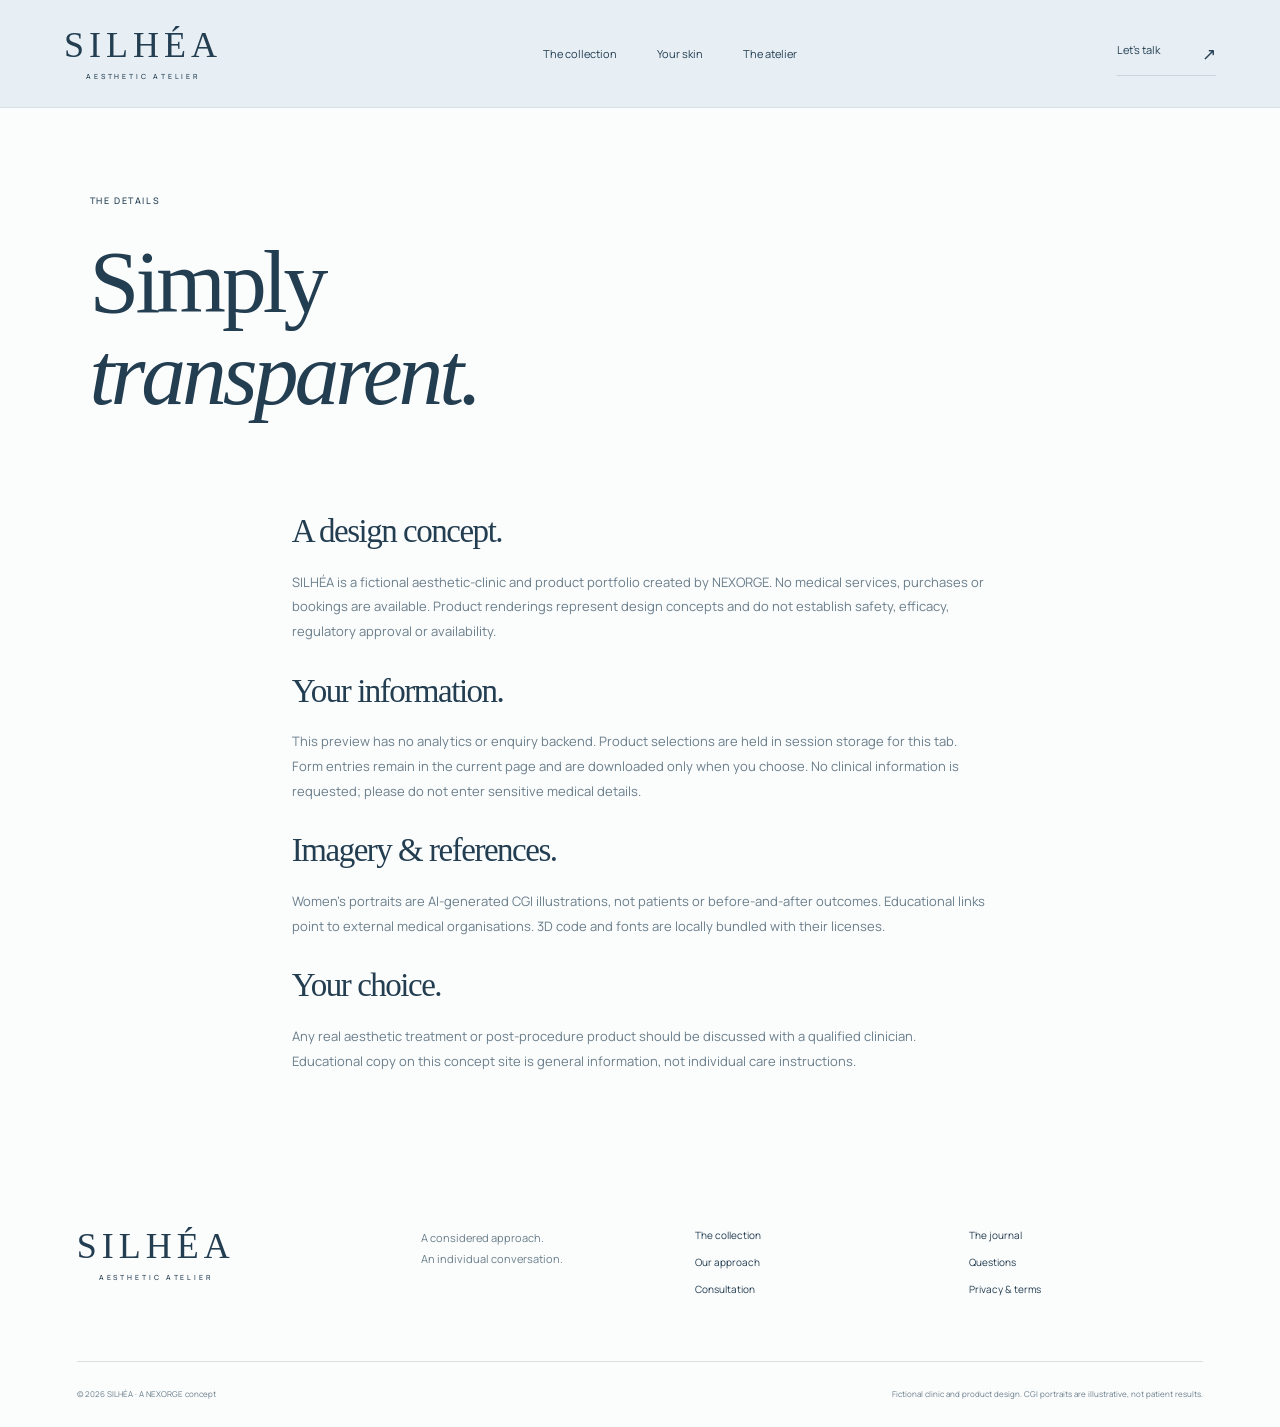
<file: privacy.html>
<!doctype html><html lang="en"><head><meta charset="utf-8"><meta name="viewport" content="width=device-width,initial-scale=1"><meta name="theme-color" content="#e7eff4"><meta name="description" content="SILHÉA — a considered aesthetic atelier and interactive skincare design concept by NEXORGE."><title>Privacy & terms — SILHÉA</title><link rel="icon" href="assets/favicon.svg"><link rel="stylesheet" href="style.css"><script defer src="assets/three.min.js"></script><script defer src="products.js"></script><script defer src="app.js"></script></head><body><a class="skip" href="#main">Skip to content</a><header><a class="wordmark" href="index.html">SILHÉA<span>AESTHETIC ATELIER</span></a><nav aria-label="Main navigation"><a href="collection.html">The collection</a><a href="skin.html">Your skin</a><a href="atelier.html">The atelier</a></nav><a class="header-cta" href="consultation.html">Let’s talk <span>↗</span></a><button class="menu-toggle" aria-expanded="false" aria-label="Toggle menu">Menu +</button></header><main id="main"><section class="page-intro"><p class="eyebrow">THE DETAILS</p><h1>Simply<br><em>transparent.</em></h1></section><section class="legal-copy"><h2>A design concept.</h2><p>SILHÉA is a fictional aesthetic-clinic and product portfolio created by NEXORGE. No medical services, purchases or bookings are available. Product renderings represent design concepts and do not establish safety, efficacy, regulatory approval or availability.</p><h2>Your information.</h2><p>This preview has no analytics or enquiry backend. Product selections are held in session storage for this tab. Form entries remain in the current page and are downloaded only when you choose. No clinical information is requested; please do not enter sensitive medical details.</p><h2>Imagery & references.</h2><p>Women’s portraits are AI-generated CGI illustrations, not patients or before-and-after outcomes. Educational links point to external medical organisations. 3D code and fonts are locally bundled with their licenses.</p><h2>Your choice.</h2><p>Any real aesthetic treatment or post-procedure product should be discussed with a qualified clinician. Educational copy on this concept site is general information, not individual care instructions.</p></section></main><footer><div class="footer-main"><a class="wordmark" href="index.html">SILHÉA<span>AESTHETIC ATELIER</span></a><p>A considered approach.<br>An individual conversation.</p><div><a href="collection.html">The collection</a><a href="approach.html">Our approach</a><a href="consultation.html">Consultation</a></div><div><a href="journal.html">The journal</a><a href="faq.html">Questions</a><a href="privacy.html">Privacy & terms</a></div></div><div class="footer-base"><span>© 2026 SILHÉA · A NEXORGE concept</span><p>Fictional clinic and product design. CGI portraits are illustrative, not patient results.</p></div></footer><div class="toast" role="status" aria-live="polite"></div></body></html>
</file>
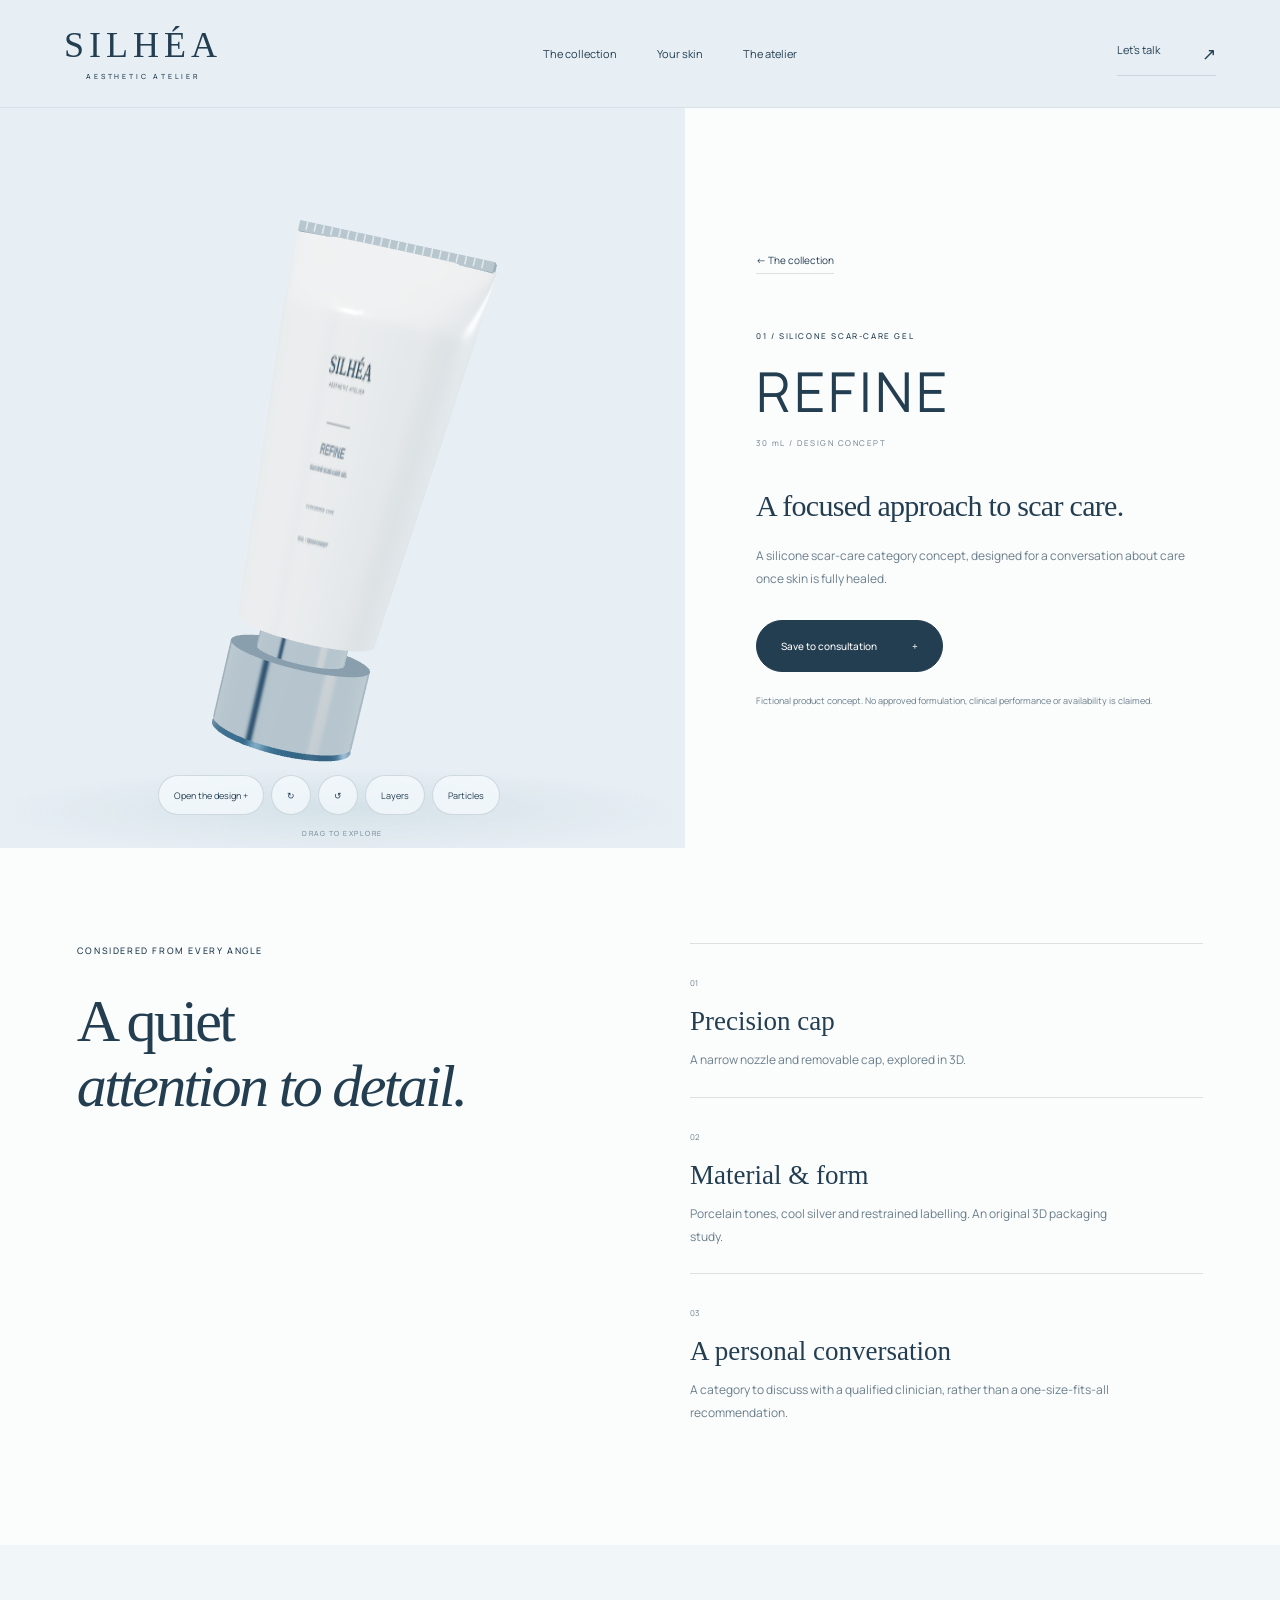
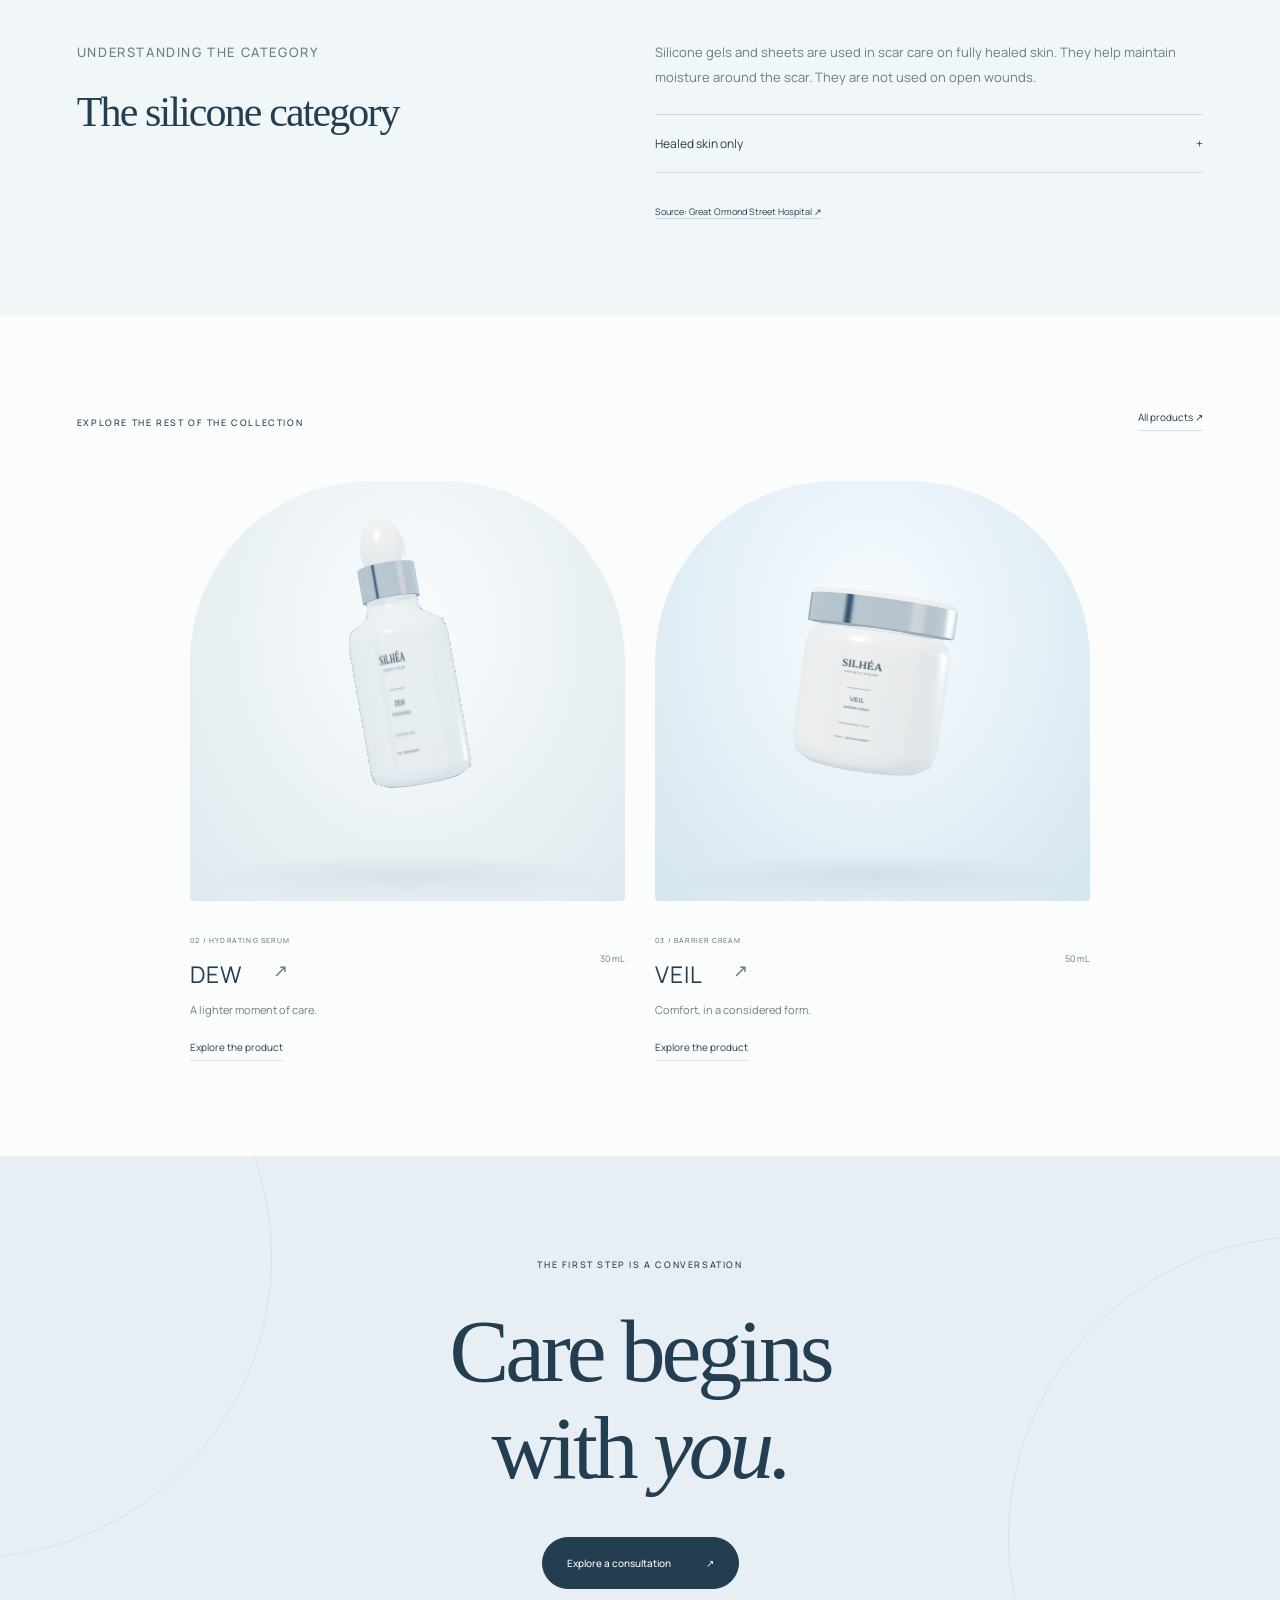
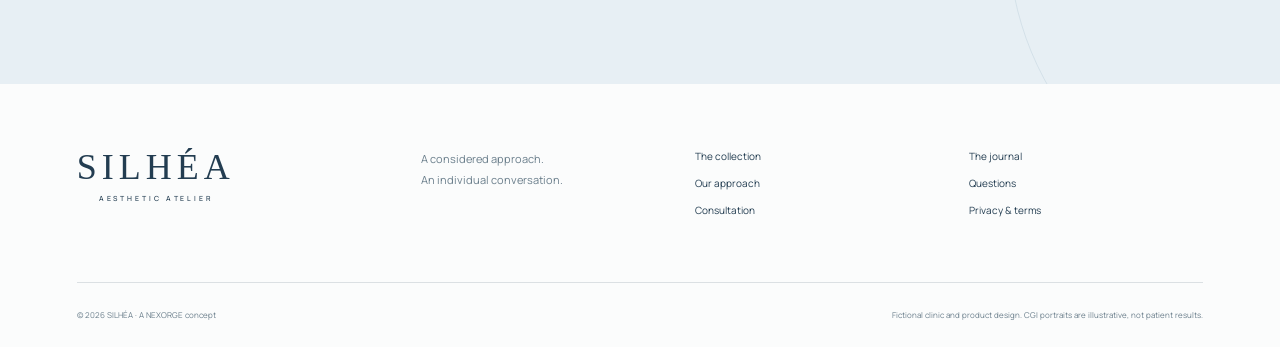
<file: refine.html>
<!doctype html><html lang="en"><head><meta charset="utf-8"><meta name="viewport" content="width=device-width,initial-scale=1"><meta name="theme-color" content="#e7eff4"><meta name="description" content="SILHÉA — a considered aesthetic atelier and interactive skincare design concept by NEXORGE."><title>REFINE — Silicone scar-care gel — SILHÉA</title><link rel="icon" href="assets/favicon.svg"><link rel="stylesheet" href="style.css"><script defer src="assets/three.min.js"></script><script defer src="products.js"></script><script defer src="app.js"></script></head><body><a class="skip" href="#main">Skip to content</a><header><a class="wordmark" href="index.html">SILHÉA<span>AESTHETIC ATELIER</span></a><nav aria-label="Main navigation"><a href="collection.html">The collection</a><a href="skin.html">Your skin</a><a href="atelier.html">The atelier</a></nav><a class="header-cta" href="consultation.html">Let’s talk <span>↗</span></a><button class="menu-toggle" aria-expanded="false" aria-label="Toggle menu">Menu +</button></header><main id="main"><section class="product-detail"><div class="detail-visual"><div class="product-scene detail-scene" data-product="refine"><div class="render-fallback">SILHÉA<br><small>REFINE</small></div><div class="scene-controls"><button data-action="open" aria-pressed="false">Open the design +</button><button data-action="rotate" aria-pressed="false" aria-label="Rotate product">↻</button><button data-action="reset" aria-label="Reset product view">↺</button></div><span class="drag-label">DRAG TO EXPLORE</span></div></div><div class="detail-copy"><a class="subtle-link" href="collection.html">← The collection</a><p class="eyebrow">01 / SILICONE SCAR-CARE GEL</p><h1>REFINE<span>30 mL / DESIGN CONCEPT</span></h1><p class="intro-copy">A focused approach to scar care.</p><p>A silicone scar-care category concept, designed for a conversation about care once skin is fully healed.</p><button class="button dark save-product" data-save="refine">Save to consultation <span>+</span></button><p class="small-note">Fictional product concept. No approved formulation, clinical performance or availability is claimed.</p></div></section><section class="section detail-features"><div><p class="eyebrow">CONSIDERED FROM EVERY ANGLE</p><h2>A quiet<br><em>attention to detail.</em></h2></div><div><article><span>01</span><h3>Precision cap</h3><p>A narrow nozzle and removable cap, explored in 3D.</p></article><article><span>02</span><h3>Material & form</h3><p>Porcelain tones, cool silver and restrained labelling. An original 3D packaging study.</p></article><article><span>03</span><h3>A personal conversation</h3><p>A category to discuss with a qualified clinician, rather than a one-size-fits-all recommendation.</p></article></div></section><section class="category-notes section"><div><p class="eyebrow">UNDERSTANDING THE CATEGORY</p><h2>The silicone category</h2></div><div><p>Silicone gels and sheets are used in scar care on fully healed skin. They help maintain moisture around the scar. They are not used on open wounds.</p><details><summary>Healed skin only <span>+</span></summary><p>Ask your treating clinician whether silicone is appropriate and when to start. Follow the instructions for the actual product supplied.</p></details><a class="source-link" href="https://www.gosh.nhs.uk/conditions-and-treatments/procedures-and-treatments/how-do-i-take-care-of-my-scars-after-surgery/" target="_blank" rel="noopener">Source: Great Ormond Street Hospital ↗</a></div></section><section class="section"><div class="section-heading"><p class="eyebrow">EXPLORE THE REST OF THE COLLECTION</p><a class="subtle-link" href="collection.html">All products ↗</a></div><div class="product-grid two"><article class="product-card reveal"><div class="product-scene card-scene" data-product="dew"><div class="render-fallback">SILHÉA<br><small>DEW</small></div></div><div class="card-title"><div><span class="eyebrow">02 / HYDRATING SERUM</span><h3><a href="dew.html">DEW<span>↗</span></a></h3></div><span class="volume">30 mL</span></div><p>A lighter moment of care.</p><a class="subtle-link" href="dew.html">Explore the product</a></article><article class="product-card reveal"><div class="product-scene card-scene" data-product="veil"><div class="render-fallback">SILHÉA<br><small>VEIL</small></div></div><div class="card-title"><div><span class="eyebrow">03 / BARRIER CREAM</span><h3><a href="veil.html">VEIL<span>↗</span></a></h3></div><span class="volume">50 mL</span></div><p>Comfort, in a considered form.</p><a class="subtle-link" href="veil.html">Explore the product</a></article></div></section><section class="closing reveal"><span class="eyebrow">THE FIRST STEP IS A CONVERSATION</span><h2>Care begins<br>with <em>you.</em></h2><a class="button dark" href="consultation.html">Explore a consultation <span>↗</span></a></section></main><footer><div class="footer-main"><a class="wordmark" href="index.html">SILHÉA<span>AESTHETIC ATELIER</span></a><p>A considered approach.<br>An individual conversation.</p><div><a href="collection.html">The collection</a><a href="approach.html">Our approach</a><a href="consultation.html">Consultation</a></div><div><a href="journal.html">The journal</a><a href="faq.html">Questions</a><a href="privacy.html">Privacy & terms</a></div></div><div class="footer-base"><span>© 2026 SILHÉA · A NEXORGE concept</span><p>Fictional clinic and product design. CGI portraits are illustrative, not patient results.</p></div></footer><div class="toast" role="status" aria-live="polite"></div></body></html>
</file>
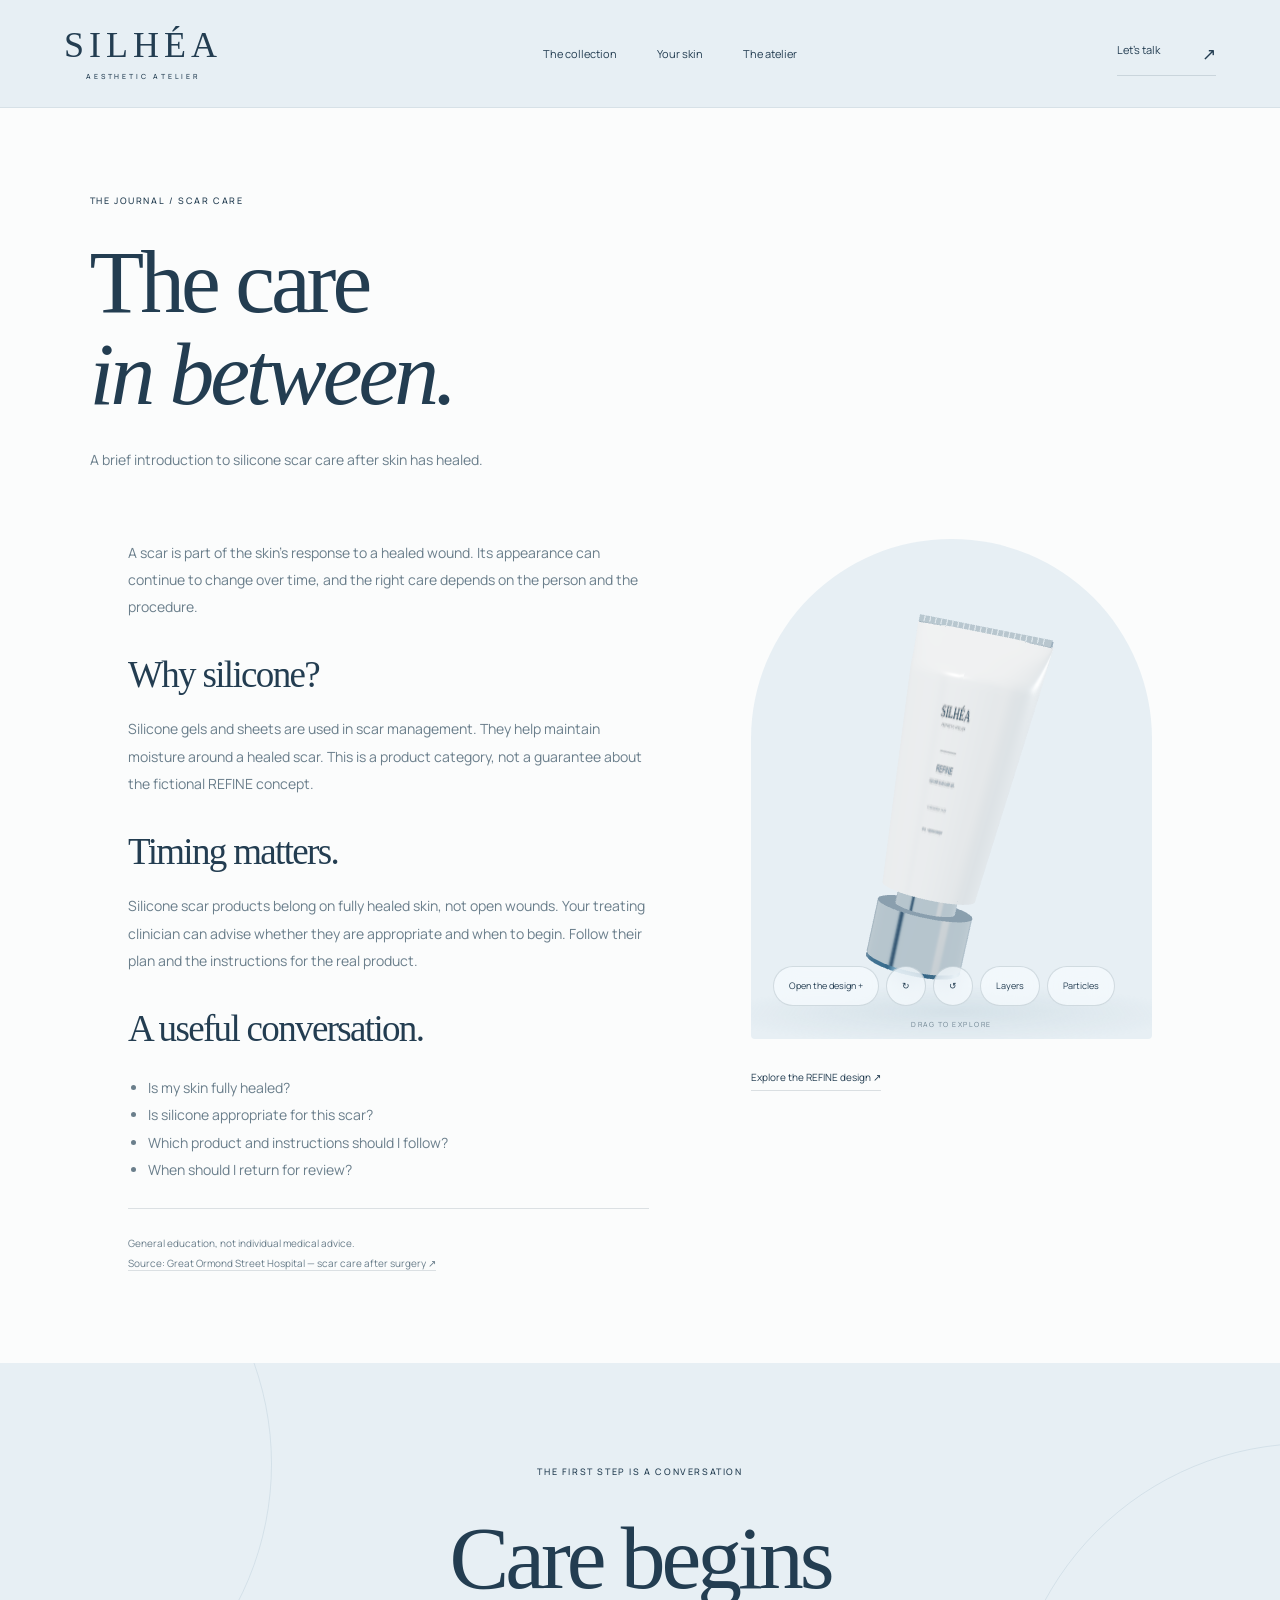
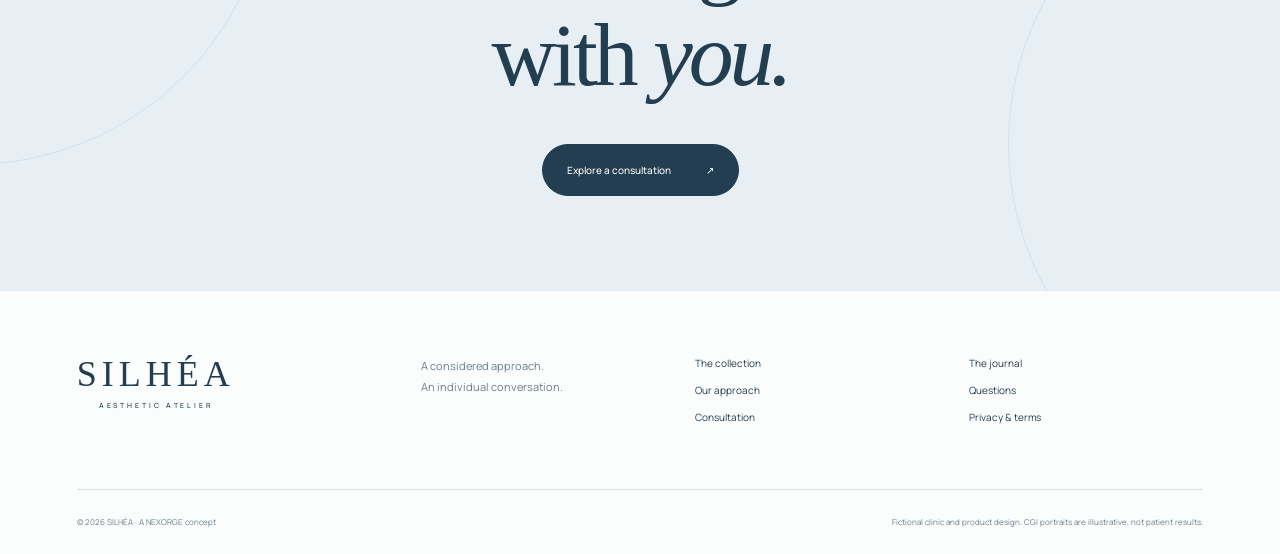
<file: scar-care.html>
<!doctype html><html lang="en"><head><meta charset="utf-8"><meta name="viewport" content="width=device-width,initial-scale=1"><meta name="theme-color" content="#e7eff4"><meta name="description" content="SILHÉA — a considered aesthetic atelier and interactive skincare design concept by NEXORGE."><title>The care in between — SILHÉA</title><link rel="icon" href="assets/favicon.svg"><link rel="stylesheet" href="style.css"><script defer src="assets/three.min.js"></script><script defer src="products.js"></script><script defer src="app.js"></script></head><body><a class="skip" href="#main">Skip to content</a><header><a class="wordmark" href="index.html">SILHÉA<span>AESTHETIC ATELIER</span></a><nav aria-label="Main navigation"><a href="collection.html">The collection</a><a href="skin.html">Your skin</a><a href="atelier.html">The atelier</a></nav><a class="header-cta" href="consultation.html">Let’s talk <span>↗</span></a><button class="menu-toggle" aria-expanded="false" aria-label="Toggle menu">Menu +</button></header><main id="main"><section class="page-intro"><p class="eyebrow">THE JOURNAL / SCAR CARE</p><h1>The care<br><em>in between.</em></h1><p class="intro-copy">A brief introduction to silicone scar care after skin has healed.</p></section><section class="article-layout"><article><p>A scar is part of the skin’s response to a healed wound. Its appearance can continue to change over time, and the right care depends on the person and the procedure.</p><h2>Why silicone?</h2><p>Silicone gels and sheets are used in scar management. They help maintain moisture around a healed scar. This is a product category, not a guarantee about the fictional REFINE concept.</p><h2>Timing matters.</h2><p>Silicone scar products belong on fully healed skin, not open wounds. Your treating clinician can advise whether they are appropriate and when to begin. Follow their plan and the instructions for the real product.</p><h2>A useful conversation.</h2><ul><li>Is my skin fully healed?</li><li>Is silicone appropriate for this scar?</li><li>Which product and instructions should I follow?</li><li>When should I return for review?</li></ul><p class="article-source">General education, not individual medical advice.<br><a href="https://www.gosh.nhs.uk/conditions-and-treatments/procedures-and-treatments/how-do-i-take-care-of-my-scars-after-surgery/" target="_blank" rel="noopener">Source: Great Ormond Street Hospital — scar care after surgery ↗</a></p></article><aside><div class="product-scene article-scene" data-product="refine"><div class="render-fallback">SILHÉA<br><small>REFINE</small></div><div class="scene-controls"><button data-action="open" aria-pressed="false">Open the design +</button><button data-action="rotate" aria-pressed="false" aria-label="Rotate product">↻</button><button data-action="reset" aria-label="Reset product view">↺</button></div><span class="drag-label">DRAG TO EXPLORE</span></div><a class="subtle-link" href="refine.html">Explore the REFINE design ↗</a></aside></section><section class="closing reveal"><span class="eyebrow">THE FIRST STEP IS A CONVERSATION</span><h2>Care begins<br>with <em>you.</em></h2><a class="button dark" href="consultation.html">Explore a consultation <span>↗</span></a></section></main><footer><div class="footer-main"><a class="wordmark" href="index.html">SILHÉA<span>AESTHETIC ATELIER</span></a><p>A considered approach.<br>An individual conversation.</p><div><a href="collection.html">The collection</a><a href="approach.html">Our approach</a><a href="consultation.html">Consultation</a></div><div><a href="journal.html">The journal</a><a href="faq.html">Questions</a><a href="privacy.html">Privacy & terms</a></div></div><div class="footer-base"><span>© 2026 SILHÉA · A NEXORGE concept</span><p>Fictional clinic and product design. CGI portraits are illustrative, not patient results.</p></div></footer><div class="toast" role="status" aria-live="polite"></div></body></html>
</file>
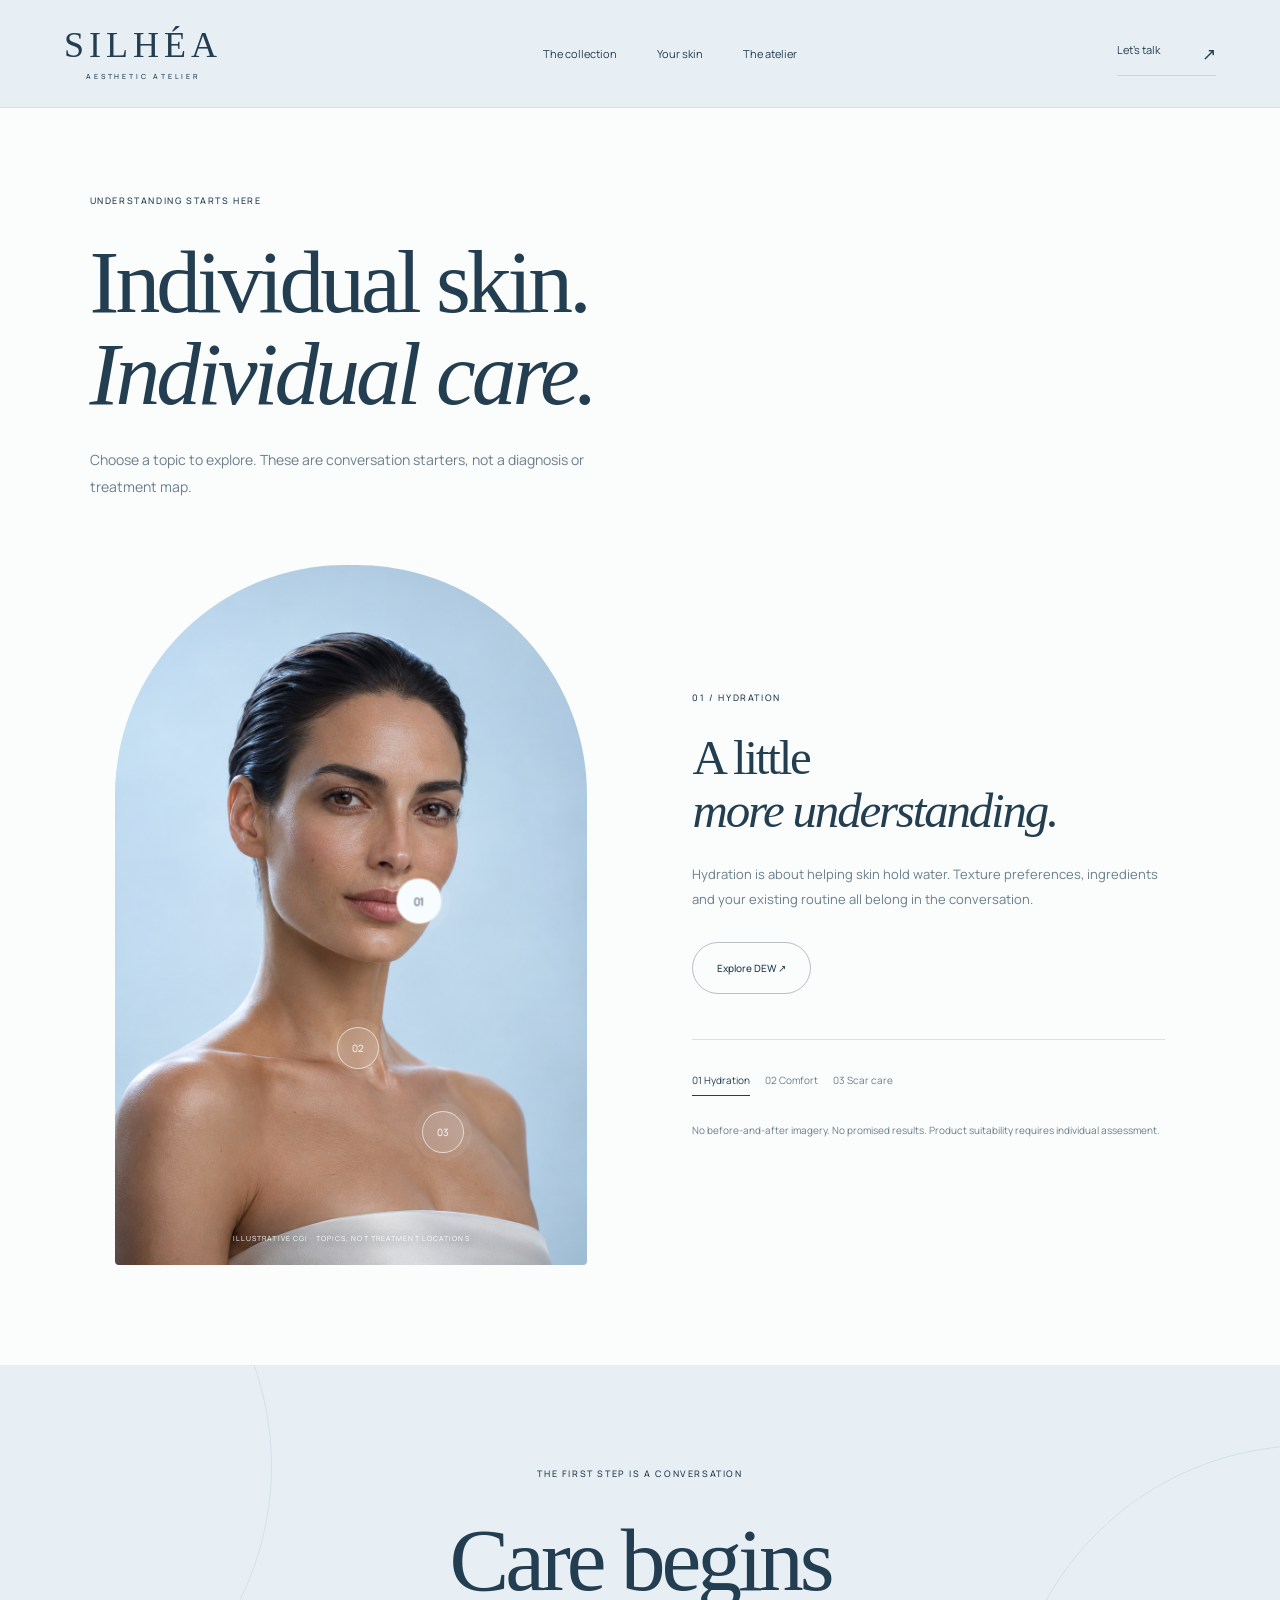
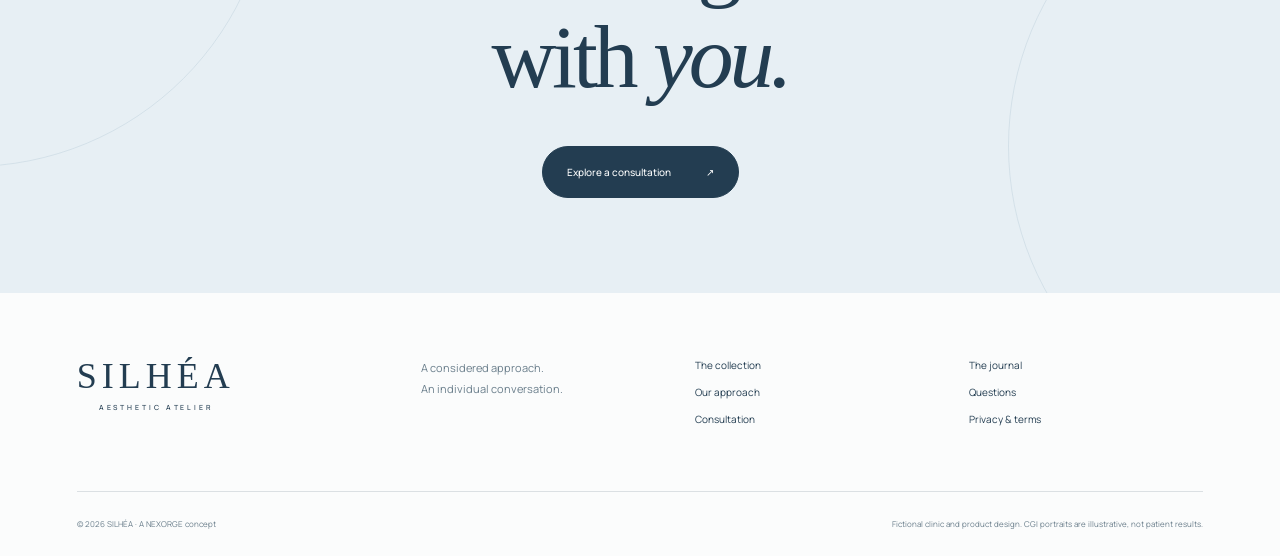
<file: skin.html>
<!doctype html><html lang="en"><head><meta charset="utf-8"><meta name="viewport" content="width=device-width,initial-scale=1"><meta name="theme-color" content="#e7eff4"><meta name="description" content="SILHÉA — a considered aesthetic atelier and interactive skincare design concept by NEXORGE."><title>Your skin — SILHÉA</title><link rel="icon" href="assets/favicon.svg"><link rel="stylesheet" href="style.css"><script defer src="assets/three.min.js"></script><script defer src="products.js"></script><script defer src="app.js"></script></head><body><a class="skip" href="#main">Skip to content</a><header><a class="wordmark" href="index.html">SILHÉA<span>AESTHETIC ATELIER</span></a><nav aria-label="Main navigation"><a href="collection.html">The collection</a><a href="skin.html">Your skin</a><a href="atelier.html">The atelier</a></nav><a class="header-cta" href="consultation.html">Let’s talk <span>↗</span></a><button class="menu-toggle" aria-expanded="false" aria-label="Toggle menu">Menu +</button></header><main id="main"><section class="page-intro"><p class="eyebrow">UNDERSTANDING STARTS HERE</p><h1>Individual skin.<br><em>Individual care.</em></h1><p class="intro-copy">Choose a topic to explore. These are conversation starters, not a diagnosis or treatment map.</p></section><section class="skin-explorer"><div class="face-panel portrait-depth"><img src="assets/portrait-01.png" alt="Illustrative CGI woman’s portrait with selectable care topics"><button class="skin-point active" style="left:60%;top:45%" data-topic="hydration" aria-label="Explore hydration" aria-pressed="true">01</button><button class="skin-point" style="left:47%;top:66%" data-topic="comfort" aria-label="Explore skin comfort" aria-pressed="false">02</button><button class="skin-point" style="left:65%;top:78%" data-topic="scar" aria-label="Explore scar care" aria-pressed="false">03</button><span class="image-caption">ILLUSTRATIVE CGI · TOPICS, NOT TREATMENT LOCATIONS</span></div><div class="skin-topic" aria-live="polite"><p class="eyebrow" id="topic-number">01 / HYDRATION</p><h2 id="topic-title">A little<br><em>more understanding.</em></h2><p id="topic-copy">Hydration is about helping skin hold water. Texture preferences, ingredients and your existing routine all belong in the conversation.</p><a class="button outline" id="topic-link" href="dew.html">Explore DEW ↗</a><div class="topic-buttons"><button class="active" data-topic="hydration">01 Hydration</button><button data-topic="comfort">02 Comfort</button><button data-topic="scar">03 Scar care</button></div><p class="small-note">No before-and-after imagery. No promised results. Product suitability requires individual assessment.</p></div></section><section class="closing reveal"><span class="eyebrow">THE FIRST STEP IS A CONVERSATION</span><h2>Care begins<br>with <em>you.</em></h2><a class="button dark" href="consultation.html">Explore a consultation <span>↗</span></a></section></main><footer><div class="footer-main"><a class="wordmark" href="index.html">SILHÉA<span>AESTHETIC ATELIER</span></a><p>A considered approach.<br>An individual conversation.</p><div><a href="collection.html">The collection</a><a href="approach.html">Our approach</a><a href="consultation.html">Consultation</a></div><div><a href="journal.html">The journal</a><a href="faq.html">Questions</a><a href="privacy.html">Privacy & terms</a></div></div><div class="footer-base"><span>© 2026 SILHÉA · A NEXORGE concept</span><p>Fictional clinic and product design. CGI portraits are illustrative, not patient results.</p></div></footer><div class="toast" role="status" aria-live="polite"></div></body></html>
</file>
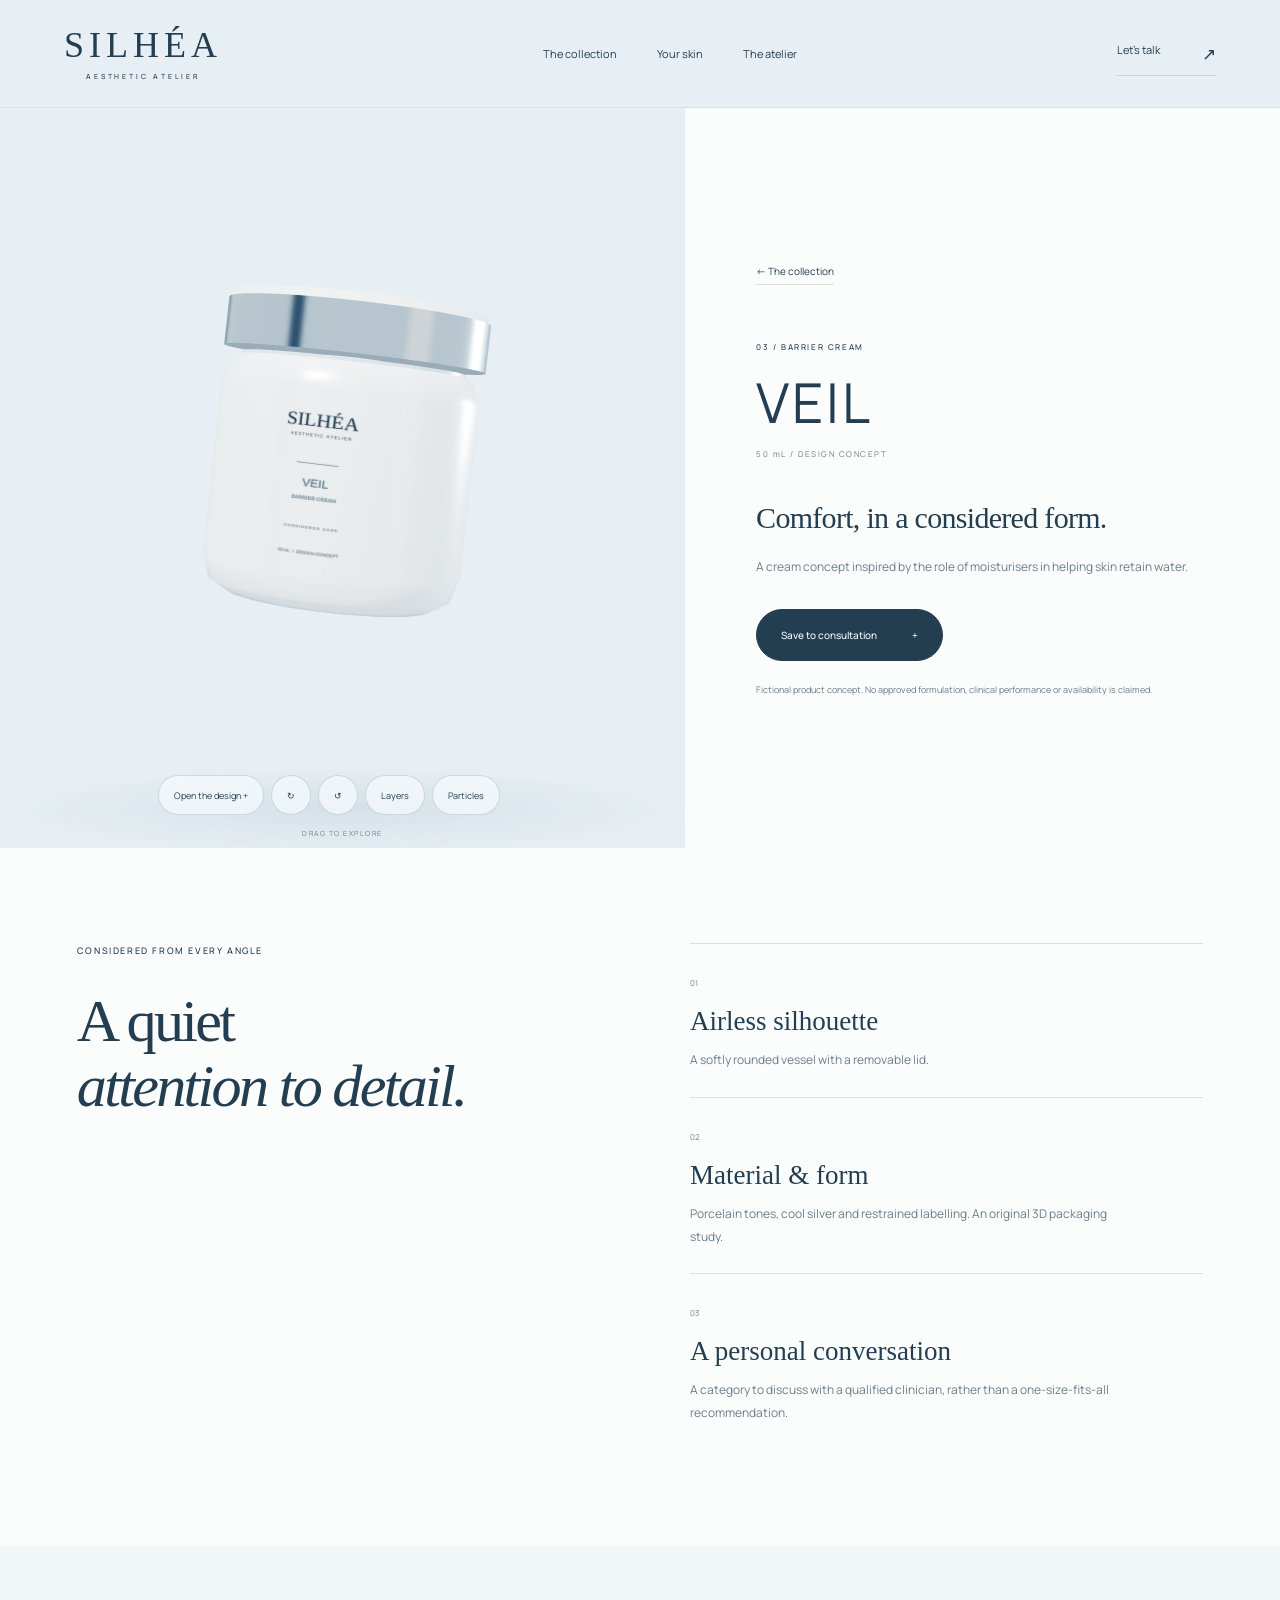
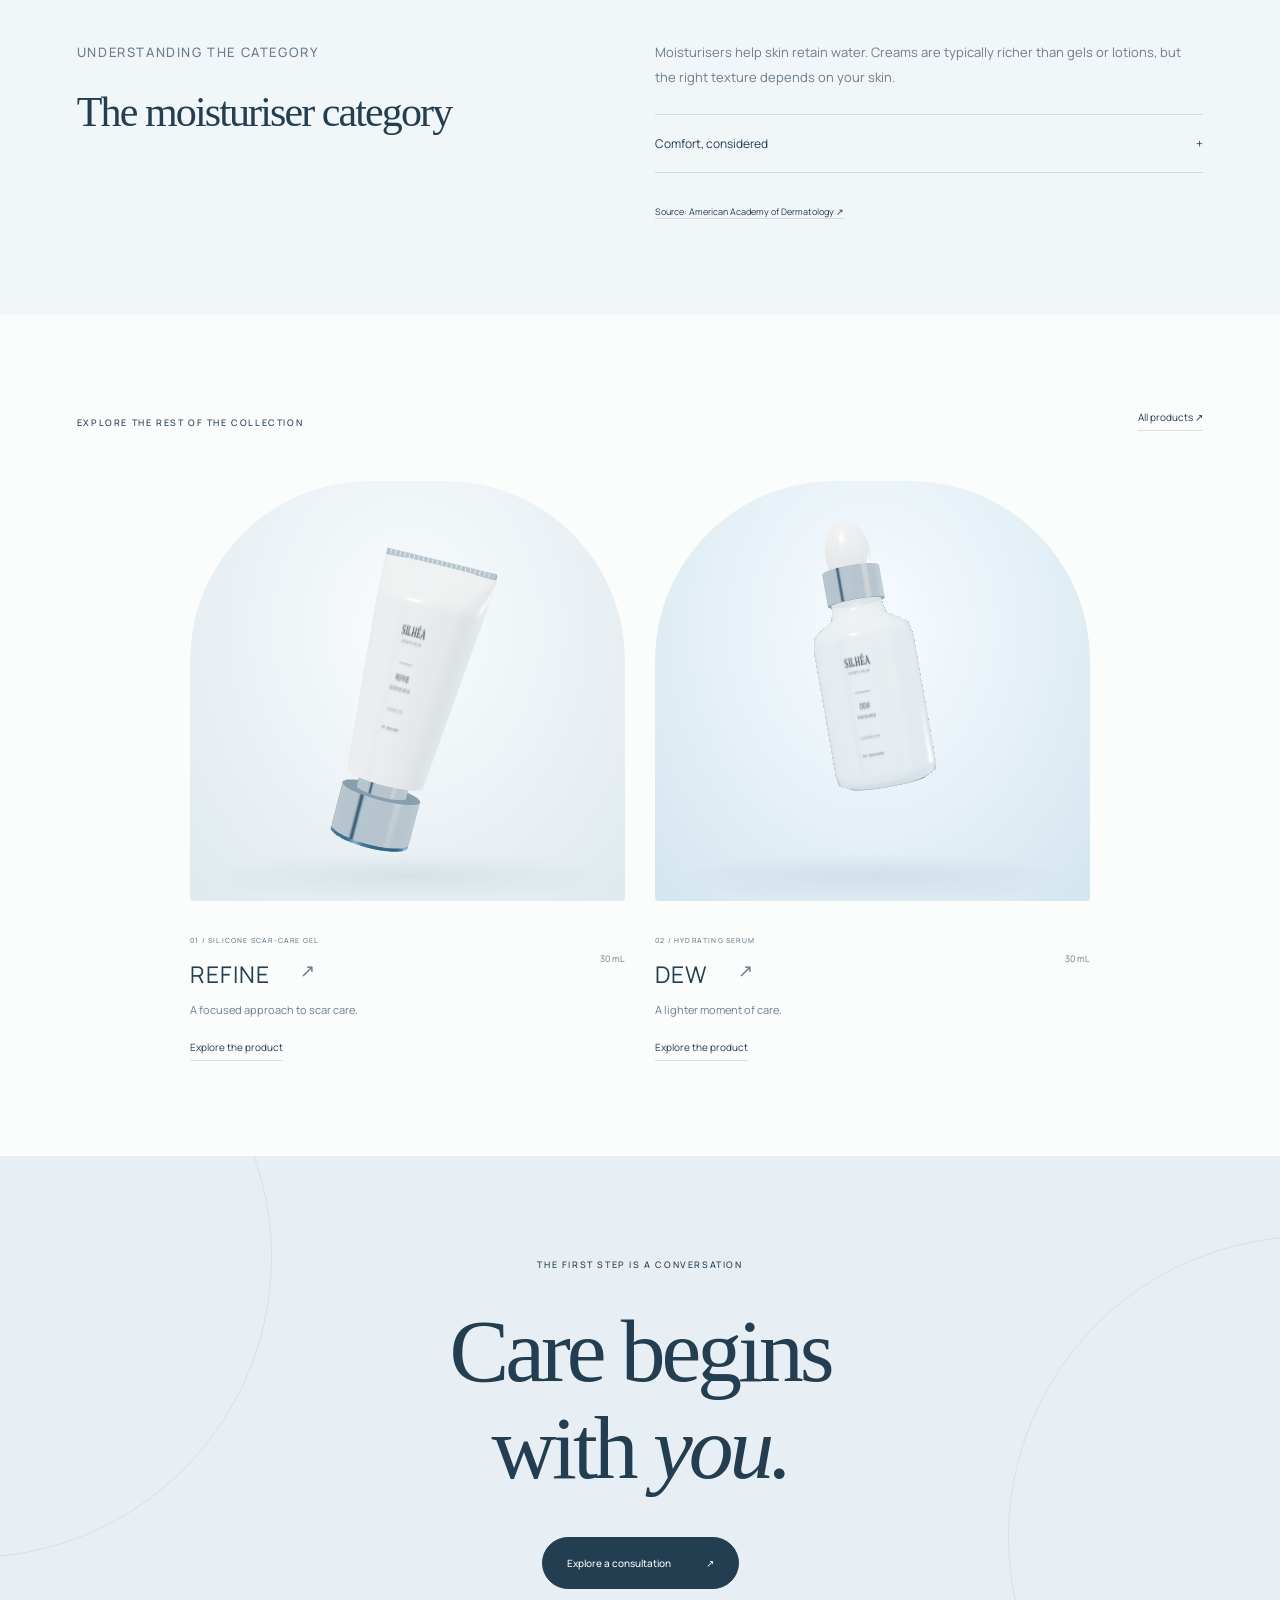
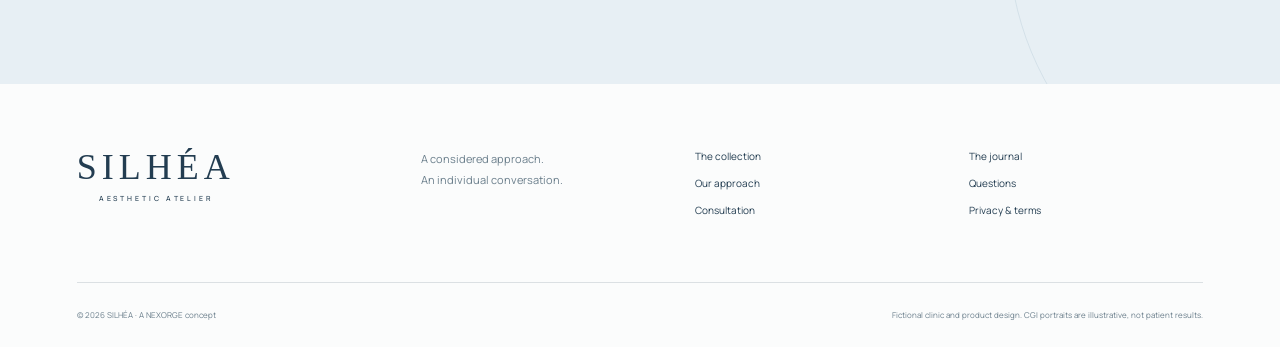
<file: veil.html>
<!doctype html><html lang="en"><head><meta charset="utf-8"><meta name="viewport" content="width=device-width,initial-scale=1"><meta name="theme-color" content="#e7eff4"><meta name="description" content="SILHÉA — a considered aesthetic atelier and interactive skincare design concept by NEXORGE."><title>VEIL — Barrier cream — SILHÉA</title><link rel="icon" href="assets/favicon.svg"><link rel="stylesheet" href="style.css"><script defer src="assets/three.min.js"></script><script defer src="products.js"></script><script defer src="app.js"></script></head><body><a class="skip" href="#main">Skip to content</a><header><a class="wordmark" href="index.html">SILHÉA<span>AESTHETIC ATELIER</span></a><nav aria-label="Main navigation"><a href="collection.html">The collection</a><a href="skin.html">Your skin</a><a href="atelier.html">The atelier</a></nav><a class="header-cta" href="consultation.html">Let’s talk <span>↗</span></a><button class="menu-toggle" aria-expanded="false" aria-label="Toggle menu">Menu +</button></header><main id="main"><section class="product-detail"><div class="detail-visual"><div class="product-scene detail-scene" data-product="veil"><div class="render-fallback">SILHÉA<br><small>VEIL</small></div><div class="scene-controls"><button data-action="open" aria-pressed="false">Open the design +</button><button data-action="rotate" aria-pressed="false" aria-label="Rotate product">↻</button><button data-action="reset" aria-label="Reset product view">↺</button></div><span class="drag-label">DRAG TO EXPLORE</span></div></div><div class="detail-copy"><a class="subtle-link" href="collection.html">← The collection</a><p class="eyebrow">03 / BARRIER CREAM</p><h1>VEIL<span>50 mL / DESIGN CONCEPT</span></h1><p class="intro-copy">Comfort, in a considered form.</p><p>A cream concept inspired by the role of moisturisers in helping skin retain water.</p><button class="button dark save-product" data-save="veil">Save to consultation <span>+</span></button><p class="small-note">Fictional product concept. No approved formulation, clinical performance or availability is claimed.</p></div></section><section class="section detail-features"><div><p class="eyebrow">CONSIDERED FROM EVERY ANGLE</p><h2>A quiet<br><em>attention to detail.</em></h2></div><div><article><span>01</span><h3>Airless silhouette</h3><p>A softly rounded vessel with a removable lid.</p></article><article><span>02</span><h3>Material & form</h3><p>Porcelain tones, cool silver and restrained labelling. An original 3D packaging study.</p></article><article><span>03</span><h3>A personal conversation</h3><p>A category to discuss with a qualified clinician, rather than a one-size-fits-all recommendation.</p></article></div></section><section class="category-notes section"><div><p class="eyebrow">UNDERSTANDING THE CATEGORY</p><h2>The moisturiser category</h2></div><div><p>Moisturisers help skin retain water. Creams are typically richer than gels or lotions, but the right texture depends on your skin.</p><details><summary>Comfort, considered <span>+</span></summary><p>Review the ingredients of the real product and your clinician’s advice, especially after a procedure.</p></details><a class="source-link" href="https://www.aad.org/public/everyday-care/skin-care-basics/dry/pick-moisturizer" target="_blank" rel="noopener">Source: American Academy of Dermatology ↗</a></div></section><section class="section"><div class="section-heading"><p class="eyebrow">EXPLORE THE REST OF THE COLLECTION</p><a class="subtle-link" href="collection.html">All products ↗</a></div><div class="product-grid two"><article class="product-card reveal"><div class="product-scene card-scene" data-product="refine"><div class="render-fallback">SILHÉA<br><small>REFINE</small></div></div><div class="card-title"><div><span class="eyebrow">01 / SILICONE SCAR-CARE GEL</span><h3><a href="refine.html">REFINE<span>↗</span></a></h3></div><span class="volume">30 mL</span></div><p>A focused approach to scar care.</p><a class="subtle-link" href="refine.html">Explore the product</a></article><article class="product-card reveal"><div class="product-scene card-scene" data-product="dew"><div class="render-fallback">SILHÉA<br><small>DEW</small></div></div><div class="card-title"><div><span class="eyebrow">02 / HYDRATING SERUM</span><h3><a href="dew.html">DEW<span>↗</span></a></h3></div><span class="volume">30 mL</span></div><p>A lighter moment of care.</p><a class="subtle-link" href="dew.html">Explore the product</a></article></div></section><section class="closing reveal"><span class="eyebrow">THE FIRST STEP IS A CONVERSATION</span><h2>Care begins<br>with <em>you.</em></h2><a class="button dark" href="consultation.html">Explore a consultation <span>↗</span></a></section></main><footer><div class="footer-main"><a class="wordmark" href="index.html">SILHÉA<span>AESTHETIC ATELIER</span></a><p>A considered approach.<br>An individual conversation.</p><div><a href="collection.html">The collection</a><a href="approach.html">Our approach</a><a href="consultation.html">Consultation</a></div><div><a href="journal.html">The journal</a><a href="faq.html">Questions</a><a href="privacy.html">Privacy & terms</a></div></div><div class="footer-base"><span>© 2026 SILHÉA · A NEXORGE concept</span><p>Fictional clinic and product design. CGI portraits are illustrative, not patient results.</p></div></footer><div class="toast" role="status" aria-live="polite"></div></body></html>
</file>
<file: style.css>
@font-face{font-family:Manrope;src:url(assets/manrope-400.ttf);font-weight:400;font-display:swap}@font-face{font-family:Manrope;src:url(assets/manrope-500.ttf);font-weight:500;font-display:swap}@font-face{font-family:Manrope;src:url(assets/manrope-600.ttf);font-weight:600;font-display:swap}
:root{--ink:#233d51;--muted:#6a7e8b;--blue:#e7eff4;--ice:#f1f6f8;--white:#fbfcfc;--line:#233d5126;--accent:#557b9b;--ease:cubic-bezier(.2,.7,.2,1)}*{box-sizing:border-box}html{scroll-behavior:smooth}body{margin:0;background:var(--white);color:var(--ink);font-family:Manrope,Arial,sans-serif;-webkit-font-smoothing:antialiased}a{color:inherit;text-decoration:none}button,input,textarea{font:inherit}button{cursor:pointer;color:inherit}button,a{touch-action:manipulation}button:focus-visible,a:focus-visible,input:focus-visible,textarea:focus-visible,summary:focus-visible{outline:2px solid #6489a6;outline-offset:5px}::selection{background:#b9cfdf;color:var(--ink)}header{height:108px;padding:0 5%;display:flex;justify-content:space-between;align-items:center;background:var(--blue);position:relative;z-index:20;border-bottom:1px solid #233d5114}.wordmark{font-family:Georgia,serif;font-size:36px;letter-spacing:5px;line-height:1;display:inline-flex;flex-direction:column;align-items:center;gap:10px}.wordmark>span{font-family:Manrope,sans-serif;font-size:7px;font-weight:500;letter-spacing:2.9px}nav{display:flex;gap:40px;font-size:11px}.header-cta{border-bottom:1px solid var(--line);font-size:11px;display:flex;gap:42px;padding:10px 0}.header-cta>span{font-size:17px}.menu-toggle{display:none}.hero{height:calc(100svh - 108px);min-height:760px;max-height:1000px;position:relative;isolation:isolate;background:var(--blue);overflow:hidden;padding:30px 5% 0}.hero-line{display:flex;justify-content:space-between;font-size:8px;font-weight:500;letter-spacing:1.6px;color:var(--muted);position:relative;z-index:4}.hero-copy{position:relative;z-index:4;padding-top:90px;width:46%;pointer-events:none}.eyebrow{font-size:9px;letter-spacing:1.6px;font-weight:500;line-height:1.8}.hero-copy .eyebrow{color:var(--muted);font-size:8px}.hero-copy .eyebrow i{display:inline-block;width:5px;height:5px;border-radius:50%;background:#6b8ba1;vertical-align:middle;margin-right:10px}h1,h2,h3,p{margin:0}h1,h2{font-family:Georgia,'Times New Roman',serif;font-weight:400;letter-spacing:-.045em}h1{font-size:clamp(76px,8.2vw,128px);line-height:1.02}em{font-weight:400}h2{font-size:clamp(45px,4.7vw,73px);line-height:1.08}h3{font-weight:400}.hero-copy h1{margin-top:24px}.hero-copy>p:not(.eyebrow){font-size:13px;line-height:1.9;margin-top:28px;color:var(--muted)}.button{display:inline-flex;justify-content:space-between;align-items:center;gap:35px;border:1px solid var(--ink);border-radius:100px;padding:18px 24px;font-size:10px;font-weight:500;transition:transform .3s,background .3s,color .3s}.button:hover{transform:translateY(-3px)}.button.dark{background:var(--ink);color:var(--white)}.button.dark:hover{background:#3f627a}.button.outline{background:transparent;color:var(--ink);border-color:#233d5150}.hero-copy>.button{margin-top:32px;pointer-events:auto}.hero-portrait{position:absolute;right:5%;top:15%;height:63%;width:29%;overflow:hidden;border-radius:48% 48% 43% 43%;z-index:1;background:#c5dce9;box-shadow:inset 0 0 60px #ffffff3b}.hero-portrait img{width:100%;height:100%;object-fit:cover;object-position:50% 45%;transform:scale(1.04)}.hero-portrait>span{position:absolute;right:20px;bottom:60px;font-size:7px;writing-mode:vertical-rl;letter-spacing:2px;color:#f5fbff;z-index:2}.product-scene{position:relative;height:470px;isolation:isolate;overflow:hidden}.product-scene canvas{width:100%;height:100%;display:block;position:absolute;inset:0;touch-action:pan-y}.hero-product{position:absolute;top:5%;right:12%;width:56%;height:83%;z-index:2;overflow:visible;pointer-events:auto}.render-fallback{position:absolute;inset:20%;display:grid;place-content:center;text-align:center;color:#728a9a;font:40px Georgia;letter-spacing:6px}.render-fallback small{font:10px Manrope;letter-spacing:3px;padding-top:20px}.product-scene.ready .render-fallback{display:none}.scene-controls{display:flex;position:absolute;bottom:25px;left:0;right:0;gap:7px;justify-content:center;z-index:3}.scene-controls button{border:1px solid #233d5129;background:#f8fcffad;backdrop-filter:blur(12px);font-size:9px;padding:10px 15px;border-radius:40px;min-height:40px}.scene-controls button[aria-pressed=true]{background:var(--ink);color:var(--white)}.hero-product .scene-controls{left:15%;right:auto;bottom:12px}.drag-label{position:absolute;bottom:10px;font-size:7px;letter-spacing:1.5px;left:0;right:0;text-align:center;color:var(--muted);pointer-events:none}.hero-product .drag-label{display:none}.product-scene:not(.hero-product) .scene-controls{bottom:33px}.hero-foot{position:absolute;bottom:0;left:5%;right:5%;height:85px;border-top:1px solid var(--line);display:flex;align-items:center;justify-content:space-between;z-index:4}.hero-foot>a{font-size:10px;display:flex;gap:60px}.hero-foot>div{display:flex;gap:20px;align-items:center;font-size:10px}.hero-foot strong{font-size:12px;font-weight:500;letter-spacing:2px}.tiny-label{font-size:7px;letter-spacing:1.2px;color:var(--muted)}.hero-foot>div>span:last-child{color:var(--muted);font-size:9px}.edition{font-size:8px;letter-spacing:2px;color:var(--muted)}.intro-section{text-align:center;padding:120px 20%}.intro-section h2{font-size:clamp(48px,5.1vw,78px);margin:38px 0 30px}.intro-section>p:last-child{max-width:470px;margin:auto;font-size:13px;line-height:1.9;color:var(--muted)}.section{padding:95px 6%}.section-heading{display:flex;justify-content:space-between;align-items:flex-end;margin-bottom:50px;gap:30px}.section-heading h2{margin-top:20px}.subtle-link{font-size:10px;border-bottom:1px solid var(--line);padding-bottom:6px;display:inline-block;background:none;border-top:0;border-left:0;border-right:0}.subtle-link:hover{border-color:var(--ink)}.collection-section{background:var(--ice)}.product-grid{display:grid;grid-template-columns:repeat(3,1fr);gap:30px}.product-card{min-width:0}.card-scene{height:420px;background:radial-gradient(ellipse at 50% 35%,#f9fcfd,#dfe9ee);border-radius:180px 180px 4px 4px;transition:background .4s}.product-card:nth-child(2) .card-scene{background:radial-gradient(ellipse at 50% 35%,#f8fcff,#d4e5ef)}.product-card:nth-child(3) .card-scene{background:radial-gradient(ellipse at 50% 35%,#fff,#e7eaeb)}.card-title{display:flex;justify-content:space-between;gap:20px;align-items:center;margin:25px 0 10px}.card-title .eyebrow{font-size:7px;letter-spacing:1.2px;color:var(--muted)}.card-title h3{font-size:23px;letter-spacing:1px;margin-top:10px}.card-title h3 a{display:flex;gap:30px}.card-title h3 span{font-size:18px;color:var(--muted)}.volume{font-size:9px;color:var(--muted)}.product-card>p{font-size:11px;color:var(--muted);line-height:1.8}.product-card>.subtle-link{margin-top:20px}.immersive-strip{display:grid;grid-template-columns:1fr 1.2fr;background:#dce9f1;align-items:center;padding:45px 8%;gap:50px}.strip-copy h2{margin:25px 0}.strip-copy>p:not(.eyebrow){font-size:12px;line-height:1.9;color:var(--muted);margin-bottom:30px}.strip-scene{height:650px}.skin-story{display:grid;grid-template-columns:1fr 1fr;gap:12%;padding:110px 10%;align-items:center}.skin-story>.portrait-depth{height:650px;border-radius:230px 230px 5px 5px;overflow:hidden;position:relative;background:var(--blue)}.skin-story img{width:100%;height:100%;object-fit:cover}.skin-story h2{margin:30px 0}.skin-story>div>p:not(.eyebrow){font-size:13px;color:var(--muted);line-height:1.9;max-width:350px}.skin-story .subtle-link{margin-top:30px}.image-caption{position:absolute;bottom:22px;left:0;right:0;text-align:center;font-size:7px;letter-spacing:1.1px;color:white;text-shadow:0 1px 8px #233d5180}.portrait-depth{transform-style:preserve-3d;transition:transform .7s var(--ease);will-change:transform}.editorial{padding-top:0}.journal-feature{display:grid;grid-template-columns:1fr 1.2fr 1fr 50px;align-items:center;gap:40px;border-block:1px solid var(--line);padding:45px 0}.journal-feature>span{font-size:8px;letter-spacing:1px;color:var(--muted)}.journal-feature h3{font:38px/1.1 Georgia;letter-spacing:-1px}.journal-feature>p{font-size:12px;color:var(--muted);line-height:1.8}.journal-feature>b{font-size:32px;font-weight:400}.closing{padding:95px 6%;background:var(--blue);text-align:center;position:relative;overflow:hidden}.closing:before,.closing:after{content:'';position:absolute;width:600px;height:600px;border:1px solid #b7cbd665;border-radius:50%;top:-200px;left:-330px;pointer-events:none}.closing:after{left:auto;right:-330px;top:80px}.closing h2{font-size:clamp(65px,7vw,105px);margin:30px 0}.closing .button{margin-top:10px}.footer-main{padding:65px 6%;display:grid;grid-template-columns:1.3fr 1fr 1fr 1fr;gap:40px;align-items:start}.footer-main>.wordmark{justify-self:start}.footer-main>p{font-size:11px;color:var(--muted);line-height:1.9}.footer-main>div{display:flex;flex-direction:column;gap:13px;font-size:10px}.footer-base{margin:0 6%;padding:25px 0;border-top:1px solid var(--line);display:flex;justify-content:space-between;gap:25px;color:var(--muted);font-size:8px;line-height:1.8}.footer-base>p{max-width:500px;text-align:right}.page-intro{padding:85px 7% 65px}.page-intro h1{margin-top:27px;font-size:clamp(64px,7vw,105px)}.intro-copy{max-width:530px;margin-top:28px;font-size:14px;line-height:1.9;color:var(--muted)}.collection-viewer{margin:0 6%;background:var(--blue);padding:25px 4% 30px;border-radius:3px}.viewer-tabs{display:flex;justify-content:center;gap:45px;border-bottom:1px solid var(--line);padding-bottom:20px}.viewer-tabs button{background:none;border:0;font-size:12px;letter-spacing:1px;color:var(--muted);padding:12px 0;position:relative}.viewer-tabs button span{font-size:8px;margin-right:15px}.viewer-tabs button.active{color:var(--ink)}.viewer-tabs button.active:after{content:'';position:absolute;bottom:0;left:0;right:0;height:1px;background:var(--ink)}.viewer-body{display:grid;grid-template-columns:1.3fr 1fr;align-items:center;gap:50px}.main-viewer{height:620px}.viewer-info{padding:30px 7% 30px 0}.viewer-info h2{font-family:Manrope;font-size:50px;letter-spacing:4px;margin:25px 0}.viewer-info>p:not(.eyebrow){font-size:13px;line-height:1.9;color:var(--muted)}.viewer-info .design-tag{font-size:9px!important;margin-top:20px}.viewer-info>.button{margin-top:30px}.viewer-nav{display:flex;gap:25px;align-items:center;margin-top:40px}.viewer-nav button{background:transparent;border:1px solid var(--line);border-radius:50%;width:42px;height:42px;font-size:18px}.viewer-nav>span{font-size:9px;letter-spacing:2px;color:var(--muted)}.small-note{font-size:10px!important;color:var(--muted);line-height:1.8}.product-detail{display:grid;grid-template-columns:1.15fr 1fr;min-height:740px}.detail-visual{background:var(--blue)}.detail-scene{height:100%;min-height:740px}.detail-copy{padding:65px 12%;align-self:center}.detail-copy>.eyebrow{font-size:8px;margin-top:55px}.detail-copy h1{font-family:Manrope;font-size:55px;letter-spacing:3px;margin-top:20px}.detail-copy h1>span{display:block;font-size:8px;letter-spacing:1.5px;margin-top:20px;color:var(--muted)}.detail-copy>.intro-copy{font-family:Georgia;font-size:30px;line-height:1.25;color:var(--ink);letter-spacing:-.7px;margin-top:40px}.detail-copy>p:not(.eyebrow):not(.intro-copy){font-size:12px;line-height:1.9;color:var(--muted);margin-top:20px}.detail-copy>.button{margin-top:30px}.detail-copy>.small-note{margin-top:20px;font-size:9px!important}.detail-features{display:grid;grid-template-columns:1fr 1fr;gap:100px}.detail-features h2{margin-top:30px}.detail-features article{border-top:1px solid var(--line);padding:25px 0}.detail-features article>span{font-size:8px;color:var(--muted)}.detail-features h3{font:27px Georgia;margin:15px 0 12px}.detail-features article p{font-size:12px;line-height:1.9;color:var(--muted);max-width:450px}.category-notes{display:grid;grid-template-columns:1fr 1.1fr;gap:80px;background:var(--ice)}.category-notes h2{font-size:42px;margin-top:25px}.category-notes p{font-size:13px;line-height:1.9;color:var(--muted)}.category-notes details{margin:25px 0;border-block:1px solid var(--line);padding:20px 0}summary{list-style:none;cursor:pointer}summary::-webkit-details-marker{display:none}summary>span{float:right}.category-notes summary{font-size:12px}.category-notes details p{margin-top:20px}.source-link{font-size:9px;border-bottom:1px solid var(--line);line-height:1.9}.product-grid.two{grid-template-columns:1fr 1fr;max-width:900px;margin:auto}.skin-explorer{display:grid;grid-template-columns:1fr 1fr;gap:10%;padding:0 9% 100px;align-items:center}.face-panel{height:700px;position:relative;overflow:hidden;border-radius:230px 230px 4px 4px}.face-panel img{width:100%;height:100%;object-fit:cover}.skin-point{position:absolute;border:1px solid #fff9;background:#eef8ff29;color:white;border-radius:50%;width:42px;height:42px;backdrop-filter:blur(8px);font-size:10px;box-shadow:0 0 0 8px #fff1;transition:transform .4s,background .4s}.skin-point:hover,.skin-point.active{background:#f7fcff;color:var(--ink);transform:scale(1.08)}.skin-topic h2{font-size:49px;margin:25px 0}.skin-topic>p:not(.eyebrow){font-size:13px;line-height:1.9;color:var(--muted)}.skin-topic .button{margin-top:30px}.topic-buttons{display:flex;gap:15px;flex-wrap:wrap;border-top:1px solid var(--line);margin-top:45px;padding-top:25px}.topic-buttons button{background:none;border:0;font-size:10px;padding:8px 0;color:var(--muted)}.topic-buttons button.active{border-bottom:1px solid var(--ink);color:var(--ink)}.skin-topic>.small-note{margin-top:25px}.atelier-story{display:grid;grid-template-columns:1fr 1fr;gap:10%;padding:0 9% 100px;align-items:center}.atelier-story>.portrait-depth{height:680px;overflow:hidden;position:relative;border-radius:240px 240px 4px 4px}.atelier-story img{width:100%;height:100%;object-fit:cover}.atelier-story h2{font-size:65px;margin:30px 0}.atelier-story p:not(.eyebrow){font-size:13px;line-height:1.9;color:var(--muted);margin-bottom:25px}.journey{max-width:1100px;margin:auto;padding-top:10px}.journey article{display:grid;grid-template-columns:1fr 3fr;gap:50px;padding:45px 0;border-top:1px solid var(--line)}.journey article>span{font-size:11px;color:var(--muted)}.journey h2{font-size:53px;margin-bottom:25px}.journey p{font-size:13px;color:var(--muted);line-height:1.9;max-width:530px}.consult-layout{display:grid;grid-template-columns:1fr 1fr;gap:10%;padding:0 9% 100px}.consult-object{background:var(--blue);border-radius:200px 200px 3px 3px}.consult-scene{height:400px}.consult-layout aside>.eyebrow{margin-top:25px}.consult-layout aside>.small-note{margin-top:15px}.saved-item{display:flex;justify-content:space-between;border-bottom:1px solid var(--line);padding:15px 0;font-size:12px}.saved-item button{border:0;background:none;font-size:10px}.empty-saved{font-size:12px;color:var(--muted);padding-top:15px}form{display:grid;gap:28px;align-content:start}label{display:flex;flex-direction:column;gap:12px;font-size:11px}input,textarea{width:100%;border:0;border-bottom:1px solid var(--line);background:transparent;color:var(--ink);padding:14px 0;font-size:13px;border-radius:0}textarea{resize:vertical}fieldset{padding:0;margin:0;border:0}legend{font-size:11px;margin-bottom:20px}.choice-grid{display:grid;grid-template-columns:1fr 1fr;gap:10px}.choice-grid label{position:relative;cursor:pointer}.choice-grid input{position:absolute;width:1px;height:1px;opacity:0}.choice-grid span{padding:16px 12px;border:1px solid var(--line);border-radius:3px;font-size:10px;text-align:center}.choice-grid input:checked+span{background:var(--ink);color:white}.choice-grid input:focus-visible+span{outline:2px solid var(--accent);outline-offset:3px}form>.button{justify-self:start}#brief-output{border-top:1px solid var(--line);padding-top:25px}#brief-output h3{font:27px Georgia}#brief-output pre{white-space:pre-wrap;overflow-wrap:anywhere;font:12px/1.8 Manrope;margin:25px 0}.journal-grid{display:grid;grid-template-columns:1fr 1fr;gap:40px;padding-top:0}.journal-art,.journal-portrait{height:480px;background:var(--blue);border-radius:4px;overflow:hidden;margin-bottom:25px}.journal-scene{height:100%}.journal-portrait img{width:100%;height:100%;object-fit:cover;object-position:50% 35%;transition:transform 1s}.journal-tile:hover img{transform:scale(1.04)}.journal-tile h2{font-size:45px;margin:20px 0}.journal-tile>p{font-size:12px;color:var(--muted);margin-bottom:25px}.article-layout{display:grid;grid-template-columns:1.3fr 1fr;gap:10%;padding:0 10% 90px}.article-layout article>p,.article-layout li{font-size:14px;line-height:1.95;color:var(--muted)}.article-layout h2{font-size:37px;margin:35px 0 20px}.article-layout ul{padding-left:20px;margin:25px 0}.article-source{font-size:10px!important;border-top:1px solid var(--line);padding-top:25px}.article-source a{border-bottom:1px solid var(--line)}.article-layout aside{position:sticky;top:30px;align-self:start}.article-scene{height:500px;background:var(--blue);border-radius:200px 200px 4px 4px;margin-bottom:25px}.faq-list{max-width:1050px;margin:auto;padding-top:0}.faq-list details{border-top:1px solid var(--line);padding:27px 0}.faq-list summary{font-size:16px;line-height:1.7;padding-right:25px}.faq-list details p{font-size:13px;line-height:1.9;color:var(--muted);max-width:680px;padding-top:20px}.legal-copy{max-width:850px;margin:auto;padding:0 6% 90px}.legal-copy h2{font-size:33px;margin:30px 0 20px}.legal-copy p{font-size:13px;color:var(--muted);line-height:1.9}.toast{position:fixed;bottom:28px;left:50%;transform:translate(-50%,25px);background:var(--ink);color:white;padding:15px 25px;font-size:11px;border-radius:50px;opacity:0;pointer-events:none;transition:opacity .3s,transform .3s;z-index:80;max-width:90%;text-align:center}.toast.show{opacity:1;transform:translate(-50%,0)}.skip{position:absolute;top:-80px;left:15px;z-index:100;background:var(--ink);color:white;padding:15px}.skip:focus{top:10px}.reveal{transition:opacity .9s var(--ease),transform .9s var(--ease)}.js .reveal{opacity:0;transform:translateY(35px)}.js .reveal.visible{opacity:1;transform:none}
@media(min-width:1800px){body{max-width:1920px;margin:auto}}@media(max-width:1100px){.hero-copy{width:48%;padding-top:100px}.hero-copy h1{font-size:9vw}.hero-portrait{right:3%;width:32%;height:60%;top:16%}.hero-product{right:7%;width:58%}.hero-foot .tiny-label{display:none}.card-scene{height:340px}.product-grid{gap:20px}.section{padding:75px 6%}.skin-story{padding:85px 7%;gap:8%}.skin-story>.portrait-depth{height:550px}.viewer-body{gap:25px}.main-viewer{height:550px}.detail-copy{padding:50px 9%}.detail-copy h1{font-size:46px}.detail-features{gap:50px}.face-panel{height:600px}.skin-topic h2{font-size:43px}.footer-main{gap:25px}.journal-feature{gap:25px}.hero-line{font-size:7px}}
@media(max-width:700px){header{height:88px;padding:0 6%}.wordmark{font-size:30px;letter-spacing:4px}.wordmark>span{font-size:6px;letter-spacing:2.4px}.header-cta{display:none}.menu-toggle{display:block;background:none;border:0;padding:10px 0;font-size:11px}nav{display:none;position:absolute;top:88px;left:0;right:0;padding:25px 6%;background:var(--blue);border-bottom:1px solid var(--line);flex-direction:column;gap:25px}nav.open{display:flex}.hero{height:auto;max-height:none;min-height:860px;padding:22px 6% 0}.hero-line{font-size:7px;letter-spacing:1.2px}.hero-line>span:last-child{display:none}.hero-copy{padding-top:38px;width:100%}.hero-copy .eyebrow{font-size:7px;letter-spacing:1.3px}.hero-copy h1{font-size:82px;line-height:.98;margin-top:20px}.hero-copy>p:not(.eyebrow){font-size:12px;margin-top:22px}.hero-copy>.button{margin-top:25px;padding:15px 20px;font-size:9px}.hero-portrait{width:48%;height:310px;right:5%;top:auto;bottom:125px;border-radius:100px}.hero-portrait>span{font-size:6px;right:10px;bottom:45px}.hero-product{position:relative;top:auto;right:auto;width:100%;height:380px;margin-top:-15px;margin-left:-10%;z-index:5}.hero-product .scene-controls{left:8%;bottom:0}.hero-product .scene-controls button{font-size:8px;padding:9px 12px;min-height:37px}.hero-foot{height:80px;left:6%;right:6%;bottom:0}.hero-foot>a{font-size:9px;gap:15px}.hero-foot>div{gap:10px;flex-direction:column;align-items:flex-end}.hero-foot strong{font-size:10px}.hero-foot>div>span:last-child{font-size:8px}.hero-foot .edition{display:none}.intro-section{padding:75px 7%}.intro-section h2{font-size:42px;margin:28px 0}.intro-section>p:last-child{font-size:12px;max-width:340px}.section{padding:65px 6%}.section-heading{gap:20px;margin-bottom:30px;align-items:flex-start}.section-heading h2{font-size:39px;margin-top:18px}.section-heading>.subtle-link{font-size:9px;white-space:nowrap;margin-top:20px}.product-grid{grid-template-columns:1fr;gap:40px}.card-scene{height:390px;border-radius:170px 170px 4px 4px}.card-title{margin-top:20px}.card-title h3{font-size:24px}.product-card>.subtle-link{margin-top:15px}.immersive-strip{grid-template-columns:1fr;padding:55px 6% 0;gap:0}.strip-copy h2{font-size:47px;margin:24px 0}.strip-copy p:not(.eyebrow){font-size:12px}.strip-scene{height:420px}.skin-story{grid-template-columns:1fr;padding:65px 6%;gap:40px}.skin-story>.portrait-depth{height:500px;max-width:430px}.skin-story h2{font-size:49px;margin:25px 0}.skin-story>div>p:not(.eyebrow){font-size:12px}.editorial{padding-top:0}.journal-feature{grid-template-columns:1fr 40px;gap:20px;padding:30px 0}.journal-feature>span{grid-column:1/-1;font-size:7px}.journal-feature h3{font-size:35px}.journal-feature>p{grid-column:1;font-size:11px}.journal-feature>b{grid-column:2;grid-row:2}.closing{padding:65px 6%}.closing h2{font-size:64px;margin:25px 0}.closing>.eyebrow{font-size:8px}.footer-main{padding:45px 6%;grid-template-columns:1fr 1fr;gap:35px 20px}.footer-main>.wordmark{font-size:29px}.footer-main>p{font-size:10px;justify-self:end}.footer-base{flex-direction:column;gap:10px;font-size:8px}.footer-base>p{text-align:left;max-width:330px}.page-intro{padding:55px 6% 45px}.page-intro h1{font-size:59px;line-height:1.05;margin-top:23px}.intro-copy{font-size:13px;margin-top:24px}.viewer-tabs{gap:23px;padding-bottom:12px}.viewer-tabs button{font-size:10px}.viewer-tabs button span{margin-right:7px;font-size:7px}.collection-viewer{margin:0 4%;padding:15px 4% 30px}.viewer-body{grid-template-columns:1fr;gap:0}.main-viewer{height:430px}.viewer-info{padding:20px 4%}.viewer-info h2{font-size:40px;margin:18px 0}.viewer-info>.eyebrow{font-size:8px}.viewer-info>p:not(.eyebrow){font-size:12px}.viewer-info>.button{margin-top:25px}.viewer-nav{margin-top:25px}.section-heading>.small-note{font-size:8px!important;max-width:120px}.product-detail{grid-template-columns:1fr;min-height:0}.detail-scene{height:500px;min-height:0}.detail-copy{padding:40px 7% 55px}.detail-copy>.eyebrow{margin-top:30px}.detail-copy h1{font-size:47px}.detail-copy>.intro-copy{font-size:30px;margin-top:30px}.detail-features{grid-template-columns:1fr;gap:35px}.detail-features h2{font-size:44px;margin-top:22px}.detail-features h3{font-size:27px}.category-notes{grid-template-columns:1fr;gap:30px}.category-notes h2{font-size:35px;margin-top:20px}.category-notes p{font-size:12px}.product-grid.two{grid-template-columns:1fr}.skin-explorer{grid-template-columns:1fr;padding:0 6% 65px;gap:40px}.face-panel{height:520px;border-radius:180px 180px 3px 3px}.skin-topic h2{font-size:43px}.skin-point{width:38px;height:38px}.image-caption{font-size:6px;letter-spacing:.7px}.skin-topic>p:not(.eyebrow){font-size:12px}.atelier-story{grid-template-columns:1fr;padding:0 6% 60px;gap:40px}.atelier-story>.portrait-depth{height:530px;border-radius:180px 180px 3px 3px}.atelier-story h2{font-size:55px;margin:22px 0}.atelier-story p:not(.eyebrow){font-size:12px}.journey{padding-top:0}.journey article{grid-template-columns:30px 1fr;gap:20px;padding:30px 0}.journey h2{font-size:40px;margin-bottom:18px}.journey p{font-size:12px}.consult-layout{grid-template-columns:1fr;padding:0 6% 65px;gap:40px}.consult-scene{height:330px}.consult-layout aside>.eyebrow{margin-top:20px}.journal-grid{grid-template-columns:1fr;padding-top:0;gap:45px}.journal-art,.journal-portrait{height:410px}.journal-tile h2{font-size:40px}.article-layout{grid-template-columns:1fr;padding:0 6% 65px;gap:40px}.article-layout article>p,.article-layout li{font-size:13px}.article-layout h2{font-size:34px}.article-layout aside{position:static}.article-scene{height:420px}.faq-list{padding-top:0}.faq-list summary{font-size:14px}.faq-list details p{font-size:12px}.legal-copy{padding:0 6% 65px}.legal-copy h2{font-size:30px}.legal-copy p{font-size:12px}.scene-controls button{font-size:9px}.toast{font-size:10px;bottom:20px}.portrait-depth{transform:none!important}}
@media(prefers-reduced-motion:reduce){html{scroll-behavior:auto}*,*:before,*:after{transition:none!important;animation:none!important}.js .reveal{opacity:1;transform:none}.portrait-depth{transform:none!important}}

/* Spatial editorial choreography */
.scene-controls{max-width:96%;flex-wrap:wrap;justify-content:center}.scene-controls button[aria-pressed="true"]{background:#29475c;color:white}.scene-controls button{white-space:nowrap}.hero-portrait img{transition:filter .8s;transform:scale(calc(1.04 + var(--travel,0)*.08)) translateY(calc(var(--travel,0)*-15px))}.skin-story img{transform:scale(1.08) translateY(calc(var(--travel,0)*-28px));will-change:transform}.immersive-strip{perspective:1200px}.strip-copy{transform:translateY(calc(var(--travel,0)*-24px))}.product-card{transition:transform .7s cubic-bezier(.2,.7,.2,1),box-shadow .7s}.product-card:hover{transform:translateY(-10px);box-shadow:0 24px 60px #233d5109}.intro-section h2{transform:translateY(calc(var(--travel,0)*-15px))}@media(prefers-reduced-motion:reduce){.hero-portrait img,.skin-story img,.strip-copy,.intro-section h2{transform:none}.product-card:hover{transform:none}}@media(max-width:700px){.scene-controls{gap:4px}.scene-controls button{padding:10px 12px;font-size:9px}}
</file>
